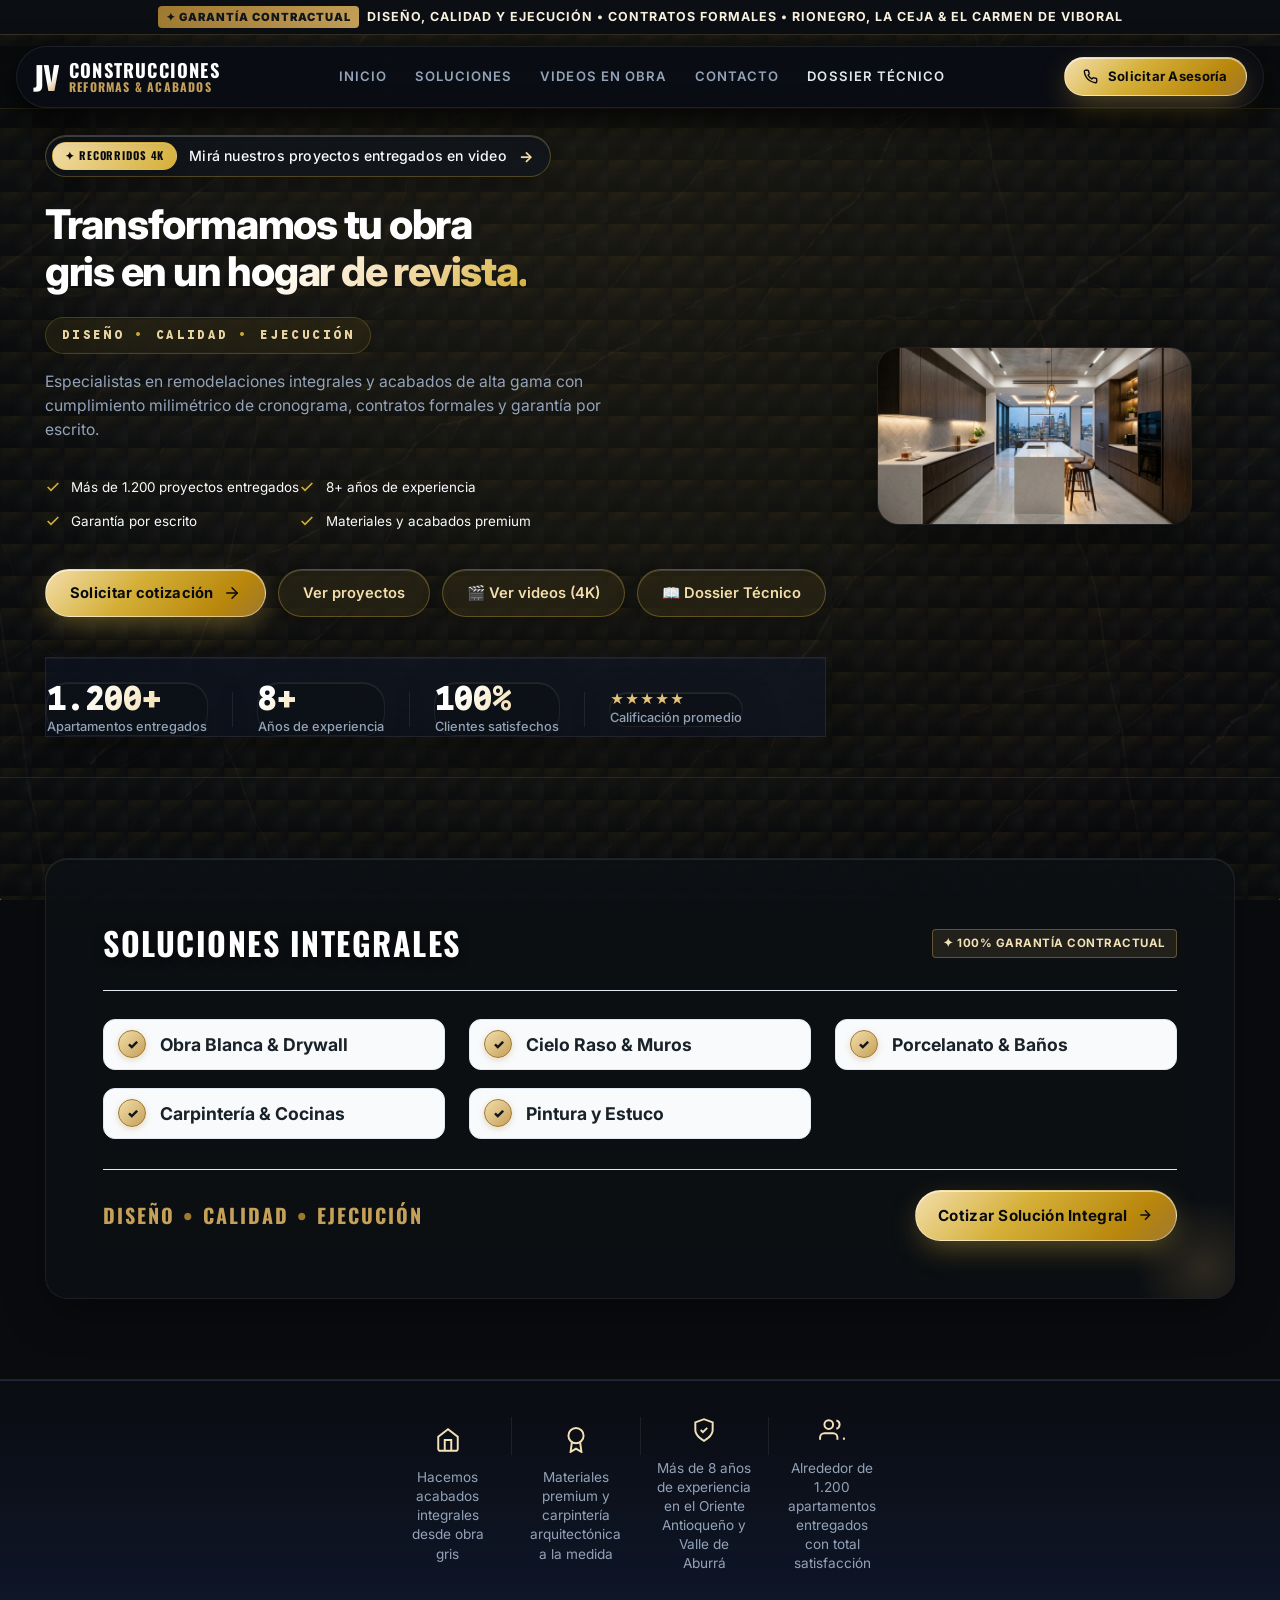
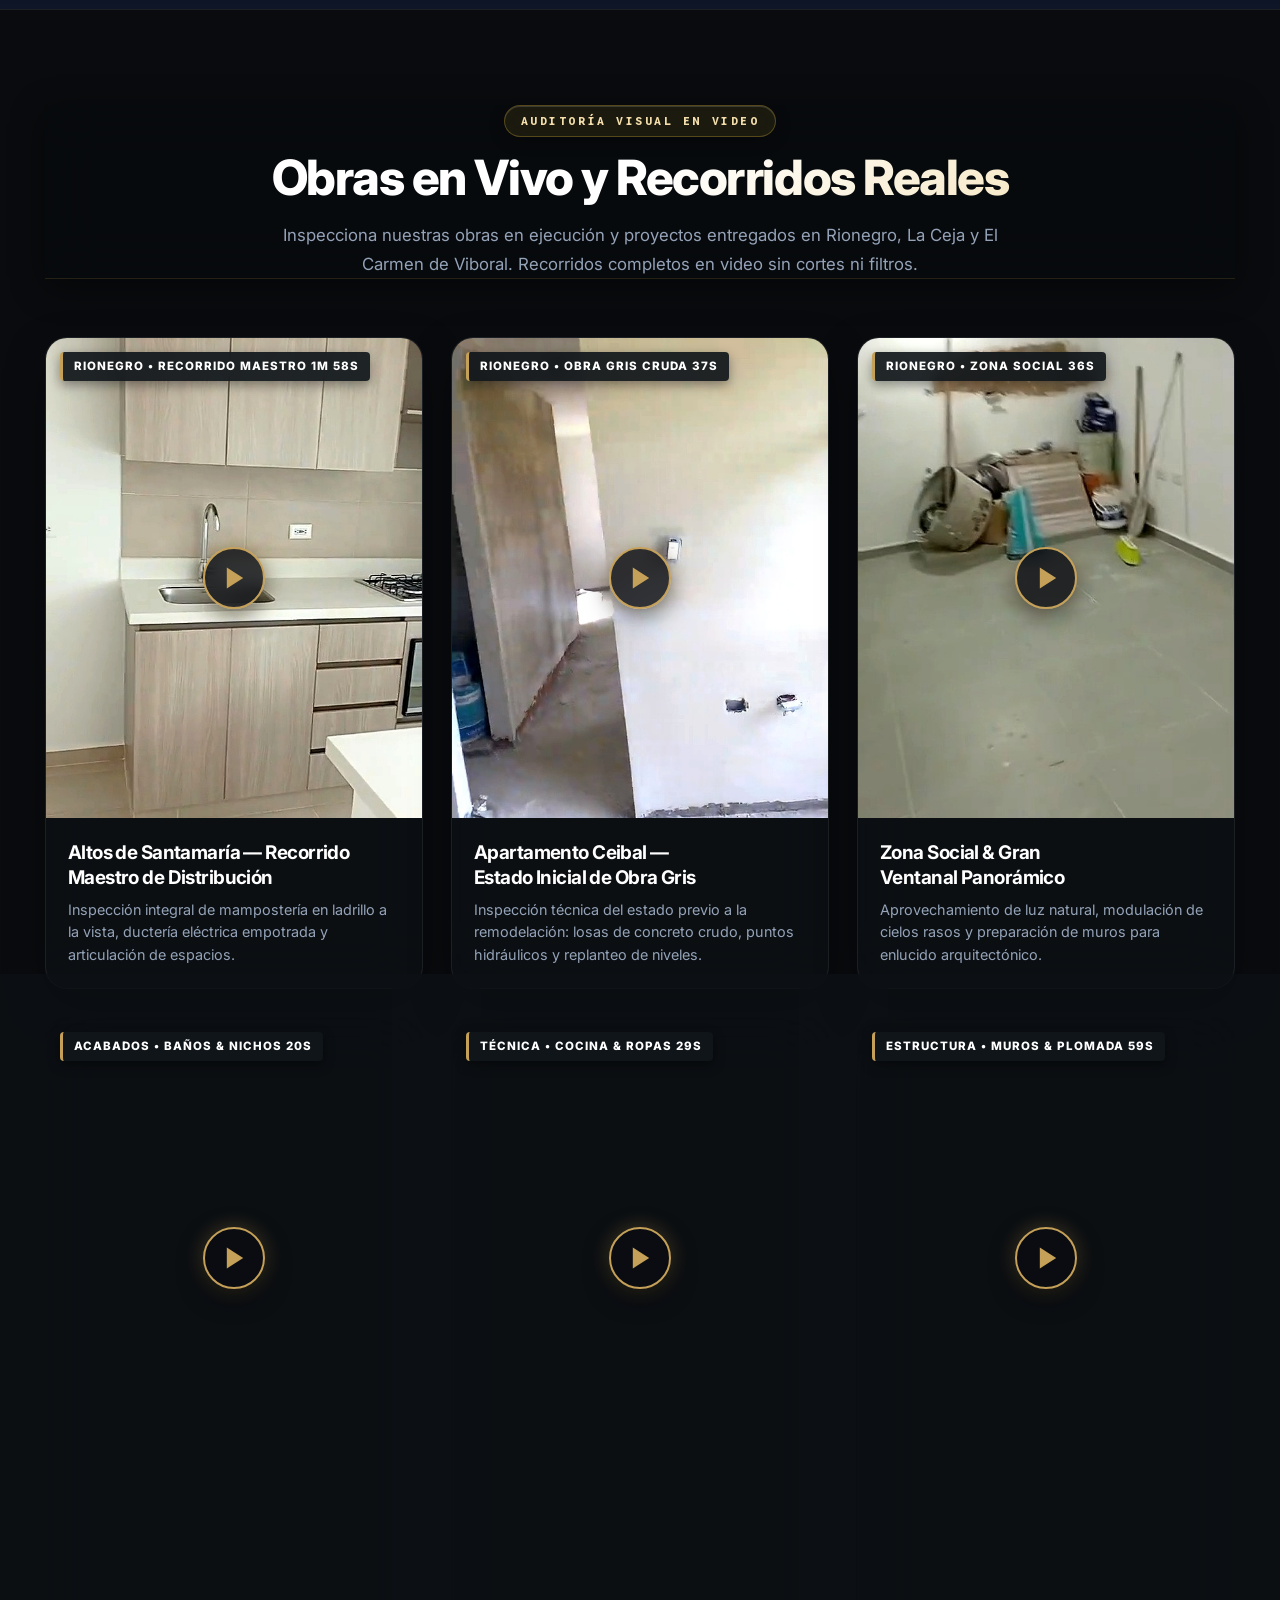
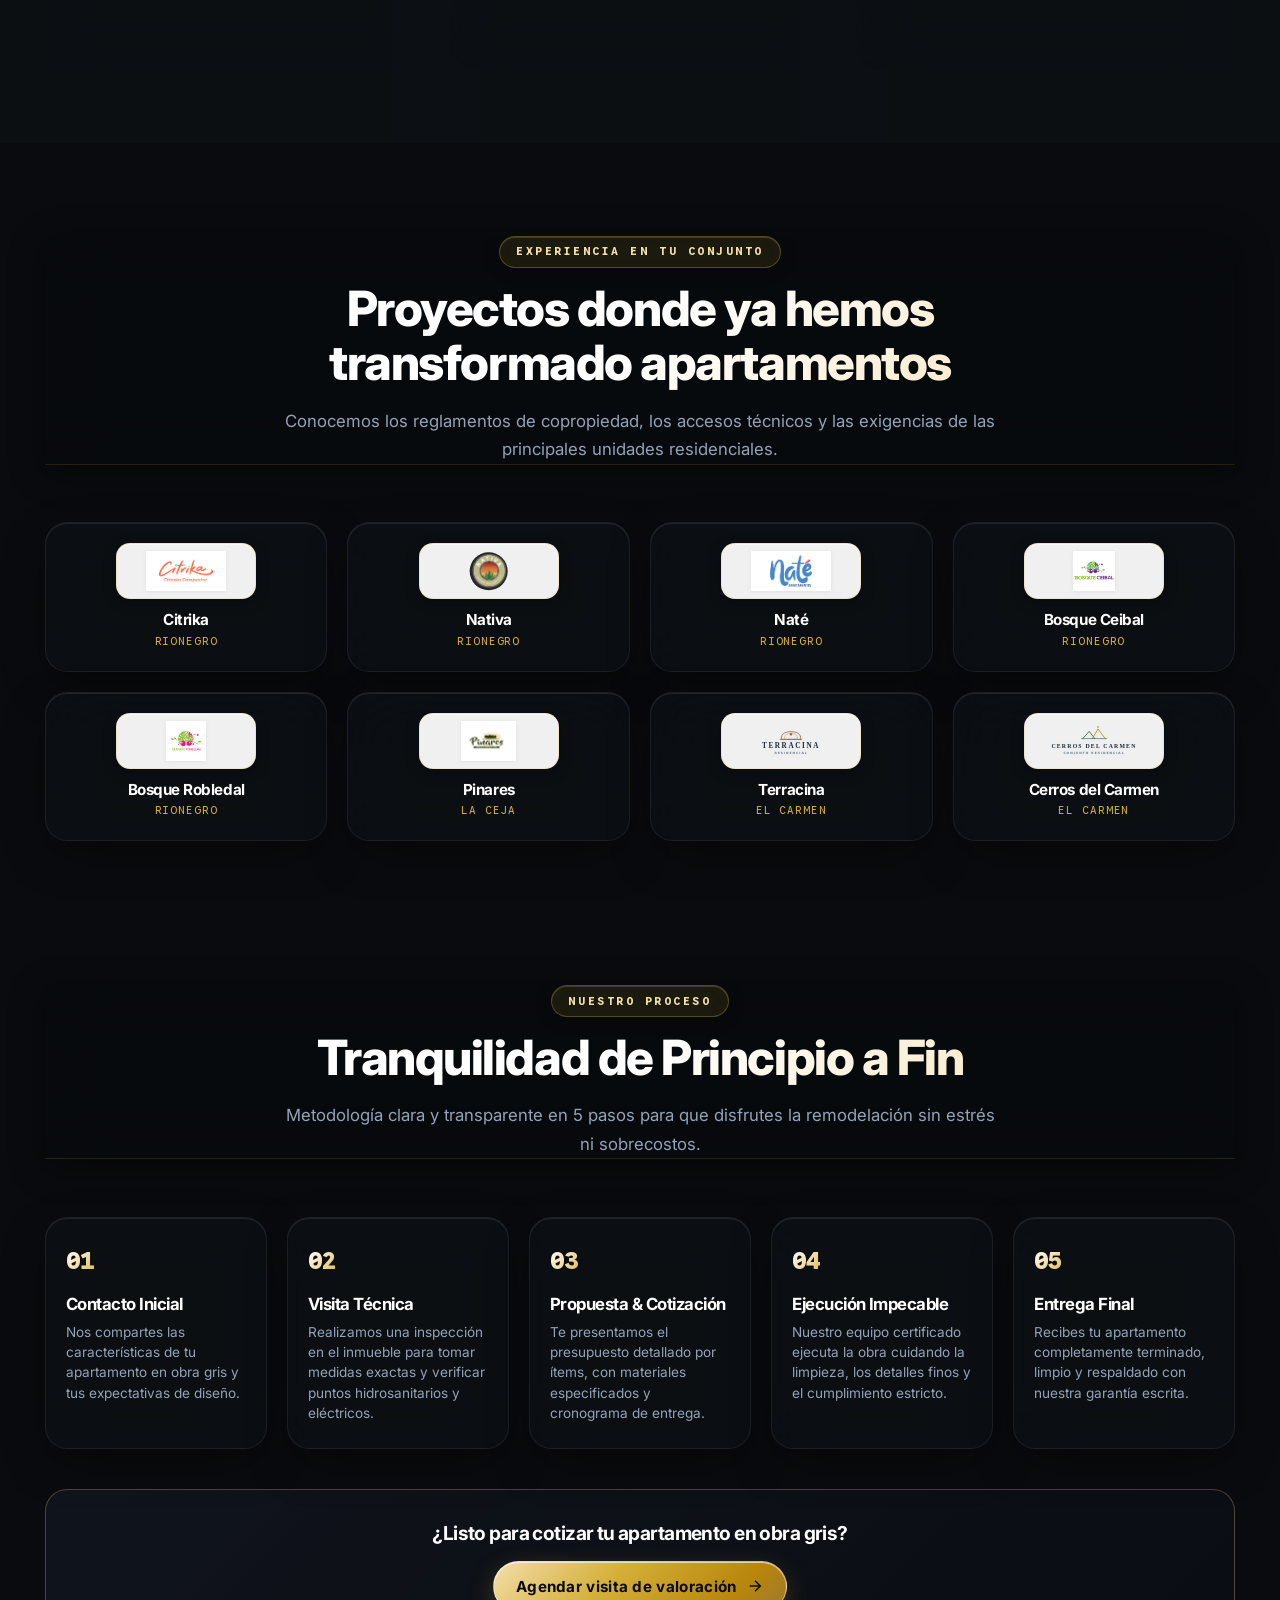
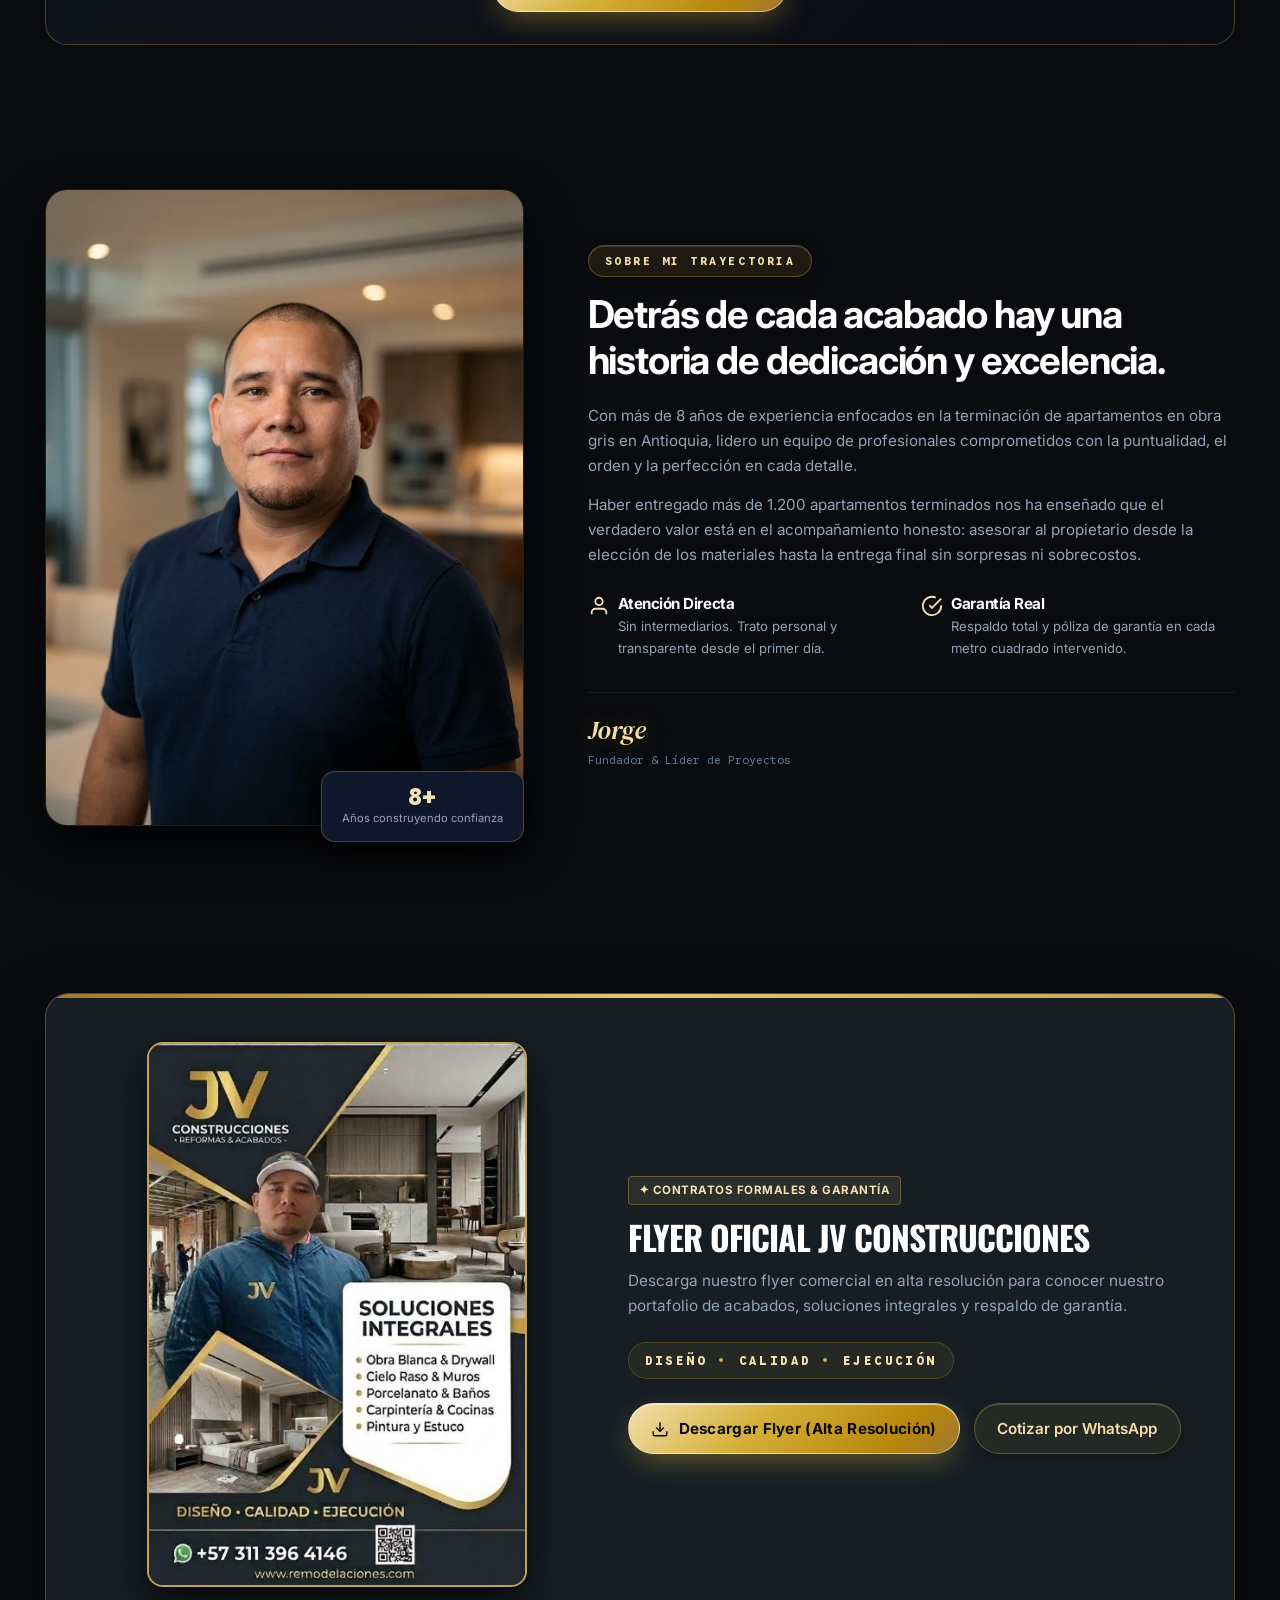
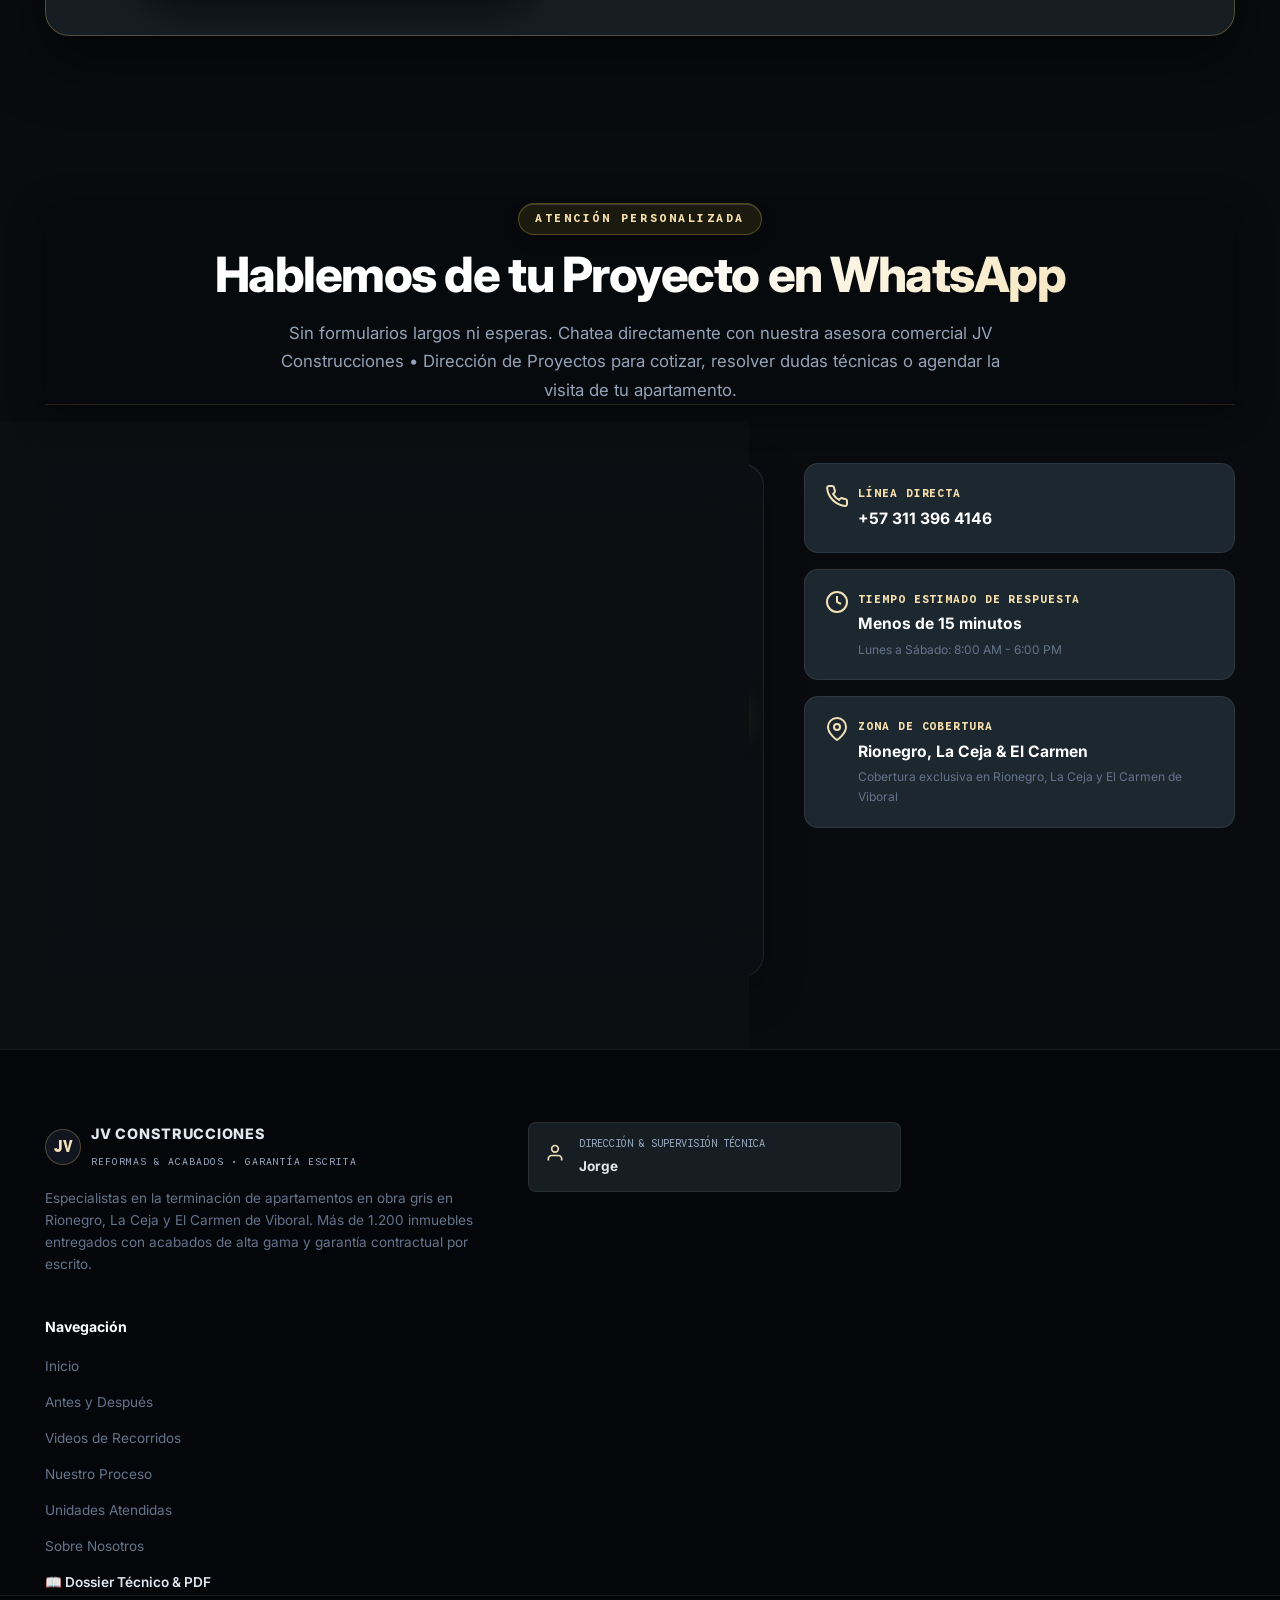
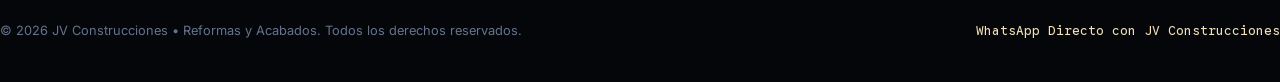
<file: index.html>
<!DOCTYPE html>
<html lang="es">
<head>
    <!-- Global Metadata & SEO -->
    <meta charset="UTF-8">
    <meta name="viewport" content="width=device-width, initial-scale=1.0, viewport-fit=cover">
    <meta name="theme-color" content="#0a0a0c">
    <title>JV Construcciones • Reformas y Acabados | Diseño, Calidad y Ejecución</title>
    <meta name="description" content="Especialistas en transformación total de obra gris y acabados de lujo en Rionegro, La Ceja y El Carmen de Viboral. Contratos formales y garantía por escrito. Cotiza al +57 311 396 4146.">

    <!-- Favicon -->
    <link rel="icon" type="image/svg+xml" href="favicon.svg">

    <!-- Canonical URL -->
    <link rel="canonical" href="https://jvconstrucciones.vercel.app/">

    <!-- Open Graph / Social -->
    <meta property="og:type" content="website">
    <meta property="og:url" content="https://jvconstrucciones.vercel.app/">
    <meta property="og:title" content="JV Construcciones • Reformas y Acabados | Diseño, Calidad y Ejecución">
    <meta property="og:description" content="Convertimos tu obra gris en un hogar listo para habitar con diseño contemporáneo y atención directa.">
    <meta property="og:image" content="https://jvconstrucciones.vercel.app/assets/images/kitchen-after.webp">
    <meta property="og:image:width" content="1376">
    <meta property="og:image:height" content="768">
    <meta property="og:locale" content="es_CO">
    <meta property="og:site_name" content="JV Construcciones • Reformas y Acabados">

    <!-- Twitter Card -->
    <meta name="twitter:card" content="summary_large_image">
    <meta name="twitter:title" content="JV Construcciones • Reformas y Acabados | Diseño, Calidad y Ejecución">
    <meta name="twitter:description" content="Convertimos tu obra gris en un hogar listo para habitar con diseño contemporáneo y atención directa.">
    <meta name="twitter:image" content="https://jvconstrucciones.vercel.app/assets/images/kitchen-after.webp">

    <!-- Google Fonts -->
    <link rel="preconnect" href="https://fonts.googleapis.com">
    <link rel="preconnect" href="https://fonts.gstatic.com" crossorigin>
    <link href="https://fonts.googleapis.com/css2?family=DM+Serif+Display:ital@0;1&family=Google+Sans+Code:ital,wght@0,400..700;1,400..700&family=Google+Sans+Flex:opsz,slnt,wdth,wght,ROND@8..144,-10..0,25..150,400..700,0..100&family=Inter:wght@300;400;500;600;700;800&family=Oswald:wght@500;600;700;800&family=Montserrat:wght@500;700;800&display=swap" rel="stylesheet">

    <!-- Stylesheet -->
    <link rel="stylesheet" href="styles.css?v=quiet_luxury_harmony_v6">

    <!-- Schema.org LocalBusiness -->
    <script type="application/ld+json">
    {
      "@context": "https://schema.org",
      "@type": "HomeAndConstructionBusiness",
      "name": "JV Construcciones • Reformas y Acabados",
      "url": "https://jvconstrucciones.vercel.app",
      "telephone": "+573113964146",
      "description": "Remodelaciones residenciales con acabados de alta calidad y transformación desde obra gris.",
      "priceRange": "$$",
      "address": {
        "@type": "PostalAddress",
        "addressLocality": "Rionegro, La Ceja, El Carmen de Viboral",
        "addressRegion": "Antioquia",
        "addressCountry": "CO"
      },
      "openingHours": "Mo-Sa 08:00-18:00"
    }
    </script>
</head>
<body>

    <!-- Top Legal Banner (Brand & Legal Entity Backing) -->
    <div class="top-legal-bar">
        <span class="badge-gold">✦ GARANTÍA CONTRACTUAL</span>
        <span>DISEÑO, CALIDAD Y EJECUCIÓN • CONTRATOS FORMALES • RIONEGRO, LA CEJA & EL CARMEN DE VIBORAL</span>
    </div>

    <!-- Skip to Content Link (WCAG 2.1 AA) -->
    <a href="#main-content" class="skip-link">Saltar al contenido principal</a>

    <!-- Antigravity Interactive Particle Canvas -->
    <div class="particles-container" aria-hidden="true">
        <canvas id="particles-canvas"></canvas>
        <div class="ambient-glow ambient-glow--top"></div>
        <div class="ambient-glow ambient-glow--bottom"></div>
    </div>

    <!-- Floating Pill Header Navigation -->
    <header class="header" id="header">
        <div class="header__inner">
            <!-- Brand Logo: JV Construcciones -->
            <a href="#inicio" class="brand-logo" aria-label="Inicio - JV Construcciones">
                <div class="brand-jv-monogram">JV</div>
                <div class="brand-jv-text">
                    <span class="brand-jv-main">CONSTRUCCIONES</span>
                    <span class="brand-jv-sub">REFORMAS & ACABADOS</span>
                </div>
            </a>

            <!-- Desktop Nav Menu -->
            <nav class="header__nav" id="main-nav" aria-label="Navegación principal">
                <ul class="header__links">
                    <li><a href="#inicio" class="header__link">INICIO</a></li>
                    <li><a href="#servicios" class="header__link">SOLUCIONES</a></li>
                    <li><a href="#videos" class="header__link">VIDEOS EN OBRA</a></li>
                    <li><a href="#contacto" class="header__link">CONTACTO</a></li>
                    <li><a href="MANUAL_INTERACTIVO.html" class="header__link" style="color:var(--color-primary-light); font-weight:600;">DOSSIER TÉCNICO</a></li>
                </ul>
            </nav>

            <!-- Actions: CTA & Mobile Toggle -->
            <div class="header__actions">
                <a href="https://wa.me/573113964146?text=Hola%20JV%20Construcciones,%20vi%20la%20p%C3%A1gina%20web%20y%20quiero%20solicitar%20una%20cotizaci%C3%B3n%20para%20remodelar%20mi%20apartamento%20en%20obra%20gris." 
                   class="btn btn--primary header__cta" 
                   target="_blank" 
                   rel="noopener noreferrer"
                   id="header-cta-btn">
                    <svg width="15" height="15" viewBox="0 0 24 24" fill="none" stroke="currentColor" stroke-width="2.2" stroke-linecap="round" stroke-linejoin="round">
                        <path d="M22 16.92v3a2 2 0 0 1-2.18 2 19.79 19.79 0 0 1-8.63-3.07 19.5 19.5 0 0 1-6-6 19.79 19.79 0 0 1-3.07-8.67A2 2 0 0 1 4.11 2h3a2 2 0 0 1 2 1.72 12.84 12.84 0 0 0 .7 2.81 2 2 0 0 1-.45 2.11L8.09 9.91a16 16 0 0 0 6 6l1.27-1.27a2 2 0 0 1 2.11-.45 12.84 12.84 0 0 0 2.81.7A2 2 0 0 1 22 16.92z"/>
                    </svg>
                    <span>Solicitar Asesoría</span>
                </a>
                <button class="header__toggle" id="nav-toggle" aria-expanded="false" aria-label="Abrir menú" aria-controls="main-nav">
                    <span class="toggle-bar"></span>
                    <span class="toggle-bar"></span>
                    <span class="toggle-bar"></span>
                </button>
            </div>
        </div>
    </header>

    <main id="main-content">
        <!-- ============================================ -->
        <!-- HERO SECTION                                 -->
        <!-- ============================================ -->
        <section class="hero" id="inicio">
            <div class="hero__glow" aria-hidden="true"></div>
            <div class="container hero__container">
                <div class="hero__content">
                    <!-- Accent Line & Badge -->
                    <a href="#videos" class="hero__announcement-pill">
                        <span class="pill-badge">✦ RECORRIDOS 4K</span>
                        <span class="pill-text">Mirá nuestros proyectos entregados en video</span>
                        <span class="pill-arrow">→</span>
                    </a>

                    <!-- Main Catchy Title -->
                    <h1 class="hero__title">
                        Transformamos tu obra gris en un <span class="text-gold">hogar de revista.</span>
                    </h1>
                    <div class="slogan-architectural" style="margin: 12px 0 16px 0;">
                        DISEÑO <span class="dot">•</span> CALIDAD <span class="dot">•</span> EJECUCIÓN
                    </div>

                    <!-- Subtitle -->
                    <p class="hero__subtitle">
                        Especialistas en remodelaciones integrales y acabados de alta gama con cumplimiento milimétrico de cronograma, contratos formales y garantía por escrito.
                    </p>

                    <!-- Key Benefits Grid -->
                    <div class="hero__benefits">
                        <div class="benefit-item">
                            <svg class="benefit-icon" viewBox="0 0 24 24" fill="none" stroke="currentColor" stroke-width="2.5">
                                <polyline points="20 6 9 17 4 12"></polyline>
                            </svg>
                            <span>Más de 1.200 proyectos entregados</span>
                        </div>
                        <div class="benefit-item">
                            <svg class="benefit-icon" viewBox="0 0 24 24" fill="none" stroke="currentColor" stroke-width="2.5">
                                <polyline points="20 6 9 17 4 12"></polyline>
                            </svg>
                            <span>8+ años de experiencia</span>
                        </div>
                        <div class="benefit-item">
                            <svg class="benefit-icon" viewBox="0 0 24 24" fill="none" stroke="currentColor" stroke-width="2.5">
                                <polyline points="20 6 9 17 4 12"></polyline>
                            </svg>
                            <span>Garantía por escrito</span>
                        </div>
                        <div class="benefit-item">
                            <svg class="benefit-icon" viewBox="0 0 24 24" fill="none" stroke="currentColor" stroke-width="2.5">
                                <polyline points="20 6 9 17 4 12"></polyline>
                            </svg>
                            <span>Materiales y acabados premium</span>
                        </div>
                    </div>

                    <!-- Dual CTAs -->
                    <div class="hero__actions">
                        <a href="https://wa.me/573113964146?text=Hola%20JV%20Construcciones,%20quiero%20solicitar%20una%20cotizaci%C3%B3n%20para%20la%20obra%20gris%20de%20mi%20apartamento." 
                           class="btn btn--primary btn--glow-sweep hero__btn hero__btn--primary" 
                           target="_blank" 
                           rel="noopener noreferrer"
                           id="hero-quote-btn">
                            <span>Solicitar cotización</span>
                            <svg width="18" height="18" viewBox="0 0 24 24" fill="none" stroke="currentColor" stroke-width="2" stroke-linecap="round" stroke-linejoin="round">
                                <line x1="5" y1="12" x2="19" y2="12"></line>
                                <polyline points="12 5 19 12 12 19"></polyline>
                            </svg>
                        </a>
                        <a href="#videos" class="btn btn--secondary hero__btn hero__btn--secondary">
                            <span>Ver proyectos</span>
                        </a>
                        <a href="#videos" class="btn btn--secondary hero__btn" id="hero-videos-btn" style="border-color: rgba(212,175,55,0.4);"><span style="color:var(--color-primary-light);">🎬 Ver videos (4K)</span></a>
                        <a href="MANUAL_INTERACTIVO.html" class="btn btn--secondary hero__btn" style="border-color: rgba(212,175,55,0.4);"><span style="color:var(--color-primary-light);">📖 Dossier Técnico</span></a>
                    </div>

                    <!-- Quantitative Counter Metrics -->
                    <div class="hero__metrics">
                        <div class="metric-item">
                            <span class="metric-number" data-target="1200" data-suffix="+">1.200+</span>
                            <span class="metric-label">Apartamentos entregados</span>
                        </div>
                        <div class="metric-divider"></div>
                        <div class="metric-item">
                            <span class="metric-number" data-target="8" data-suffix="+">8+</span>
                            <span class="metric-label">Años de experiencia</span>
                        </div>
                        <div class="metric-divider"></div>
                        <div class="metric-item">
                            <span class="metric-number" data-target="100" data-suffix="%">100%</span>
                            <span class="metric-label">Clientes satisfechos</span>
                        </div>
                        <div class="metric-divider"></div>
                        <div class="metric-item">
                            <span class="metric-stars">★★★★★</span>
                            <span class="metric-label">Calificación promedio</span>
                        </div>
                    </div>
                </div>

                <!-- Hero Media Card (High-End Interior Preview) -->
                <div class="hero__media">
                    <div class="hero__media-wrapper">
                        <picture>
                            <source srcset="assets/images/kitchen-after.webp" type="image/webp">
                            <img src="assets/images/kitchen-after.jpg" alt="Acabados de lujo en cocina remodelada" class="hero__img" loading="eager" width="1376" height="768" decoding="async">
                        </picture>
                    </div>
                </div>
            </div>
        </section>

        <!-- ============================================ -->
        <!-- TRUST BAR (4 PILLARS)                        -->
        <!-- ============================================ -->
        
        <!-- ============================================ -->
        <!-- SOLUCIONES INTEGRALES (ESTRUCTURA DEL FLYER) -->
        <!-- ============================================ -->
        <section class="soluciones-section" id="servicios">
            <div class="container">
                <div class="soluciones-card-container">
                    <div class="soluciones-header">
                        <div class="soluciones-title">
                            <span>SOLUCIONES INTEGRALES</span>
                        </div>
                        <span class="brand-guarantee-seal">✦ 100% GARANTÍA CONTRACTUAL</span>
                    </div>

                    <ul class="soluciones-list">
                        <li class="solucion-item">
                            <span class="solucion-checkbox">✓</span>
                            <span>Obra Blanca & Drywall</span>
                        </li>
                        <li class="solucion-item">
                            <span class="solucion-checkbox">✓</span>
                            <span>Cielo Raso & Muros</span>
                        </li>
                        <li class="solucion-item">
                            <span class="solucion-checkbox">✓</span>
                            <span>Porcelanato & Baños</span>
                        </li>
                        <li class="solucion-item">
                            <span class="solucion-checkbox">✓</span>
                            <span>Carpintería & Cocinas</span>
                        </li>
                        <li class="solucion-item">
                            <span class="solucion-checkbox">✓</span>
                            <span>Pintura y Estuco</span>
                        </li>
                    </ul>

                    <div class="soluciones-footer">
                        <div class="soluciones-slogan">
                            DISEÑO <span class="dot">•</span> CALIDAD <span class="dot">•</span> EJECUCIÓN
                        </div>
                        <a href="https://wa.me/573113964146?text=Hola%20JV%20Construcciones,%20quiero%20cotizar%20las%20soluciones%20integrales%20de%20mi%20apartamento%20en%20obra%20gris." 
                           class="btn btn--primary" 
                           target="_blank" 
                           rel="noopener noreferrer">
                            <span>Cotizar Solución Integral</span>
                            <svg width="16" height="16" viewBox="0 0 24 24" fill="none" stroke="currentColor" stroke-width="2.2">
                                <line x1="5" y1="12" x2="19" y2="12"></line>
                                <polyline points="12 5 19 12 12 19"></polyline>
                            </svg>
                        </a>
                    </div>
                </div>
            </div>
        </section>

        <section class="trust-bar">
            <div class="container container--wide">
                <div class="trust-bar__grid">
                    <div class="trust-item">
                        <div class="trust-item__icon">
                            <svg width="26" height="26" viewBox="0 0 24 24" fill="none" stroke="currentColor" stroke-width="1.8">
                                <path d="M3 9l9-7 9 7v11a2 2 0 0 1-2 2H5a2 2 0 0 1-2-2z"/>
                                <polyline points="9 22 9 12 15 12 15 22"/>
                            </svg>
                        </div>
                        <p class="trust-item__text">Hacemos acabados integrales desde obra gris</p>
                    </div>
                    <div class="trust-divider"></div>
                    <div class="trust-item">
                        <div class="trust-item__icon">
                            <svg width="26" height="26" viewBox="0 0 24 24" fill="none" stroke="currentColor" stroke-width="1.8">
                                <circle cx="12" cy="8" r="7"/>
                                <polyline points="8.21 13.89 7 23 12 20 17 23 15.79 13.88"/>
                            </svg>
                        </div>
                        <p class="trust-item__text">Materiales premium y carpintería arquitectónica a la medida</p>
                    </div>
                    <div class="trust-divider"></div>
                    <div class="trust-item">
                        <div class="trust-item__icon">
                            <svg width="26" height="26" viewBox="0 0 24 24" fill="none" stroke="currentColor" stroke-width="1.8">
                                <path d="M12 22s8-4 8-10V5l-8-3-8 3v7c0 6 8 10 8 10z"/>
                                <polyline points="9 12 11 14 15 10"/>
                            </svg>
                        </div>
                        <p class="trust-item__text">Más de 8 años de experiencia en el Oriente Antioqueño y Valle de Aburrá</p>
                    </div>
                    <div class="trust-divider"></div>
                    <div class="trust-item">
                        <div class="trust-item__icon">
                            <svg width="26" height="26" viewBox="0 0 24 24" fill="none" stroke="currentColor" stroke-width="1.8">
                                <path d="M17 21v-2a4 4 0 0 0-4-4H5a4 4 0 0 0-4 4v2"/>
                                <circle cx="9" cy="7" r="4"/>
                                <path d="M23 21v-2a4 4 0 0 3-3.87"/>
                                <path d="M16 3.13a4 4 0 0 1 0 7.75"/>
                            </svg>
                        </div>
                        <p class="trust-item__text">Alrededor de 1.200 apartamentos entregados con total satisfacción</p>
                    </div>
                </div>
            </div>
        </section>

        <!-- ============================================ -->
        <!-- BEFORE & AFTER COMPARISON (SPLIT SLIDERS)    -->
        <!-- ============================================ -->
        

        <!-- ============================================ -->
        <!-- VIDEOS SHOWCASE (RECORRIDOS EN VIVO)         -->
        <!-- ============================================ -->
        <section class="video-showcase-section" id="videos">
            <div class="container">
                <header class="section-header text-center">
                    <span class="section-label">AUDITORÍA VISUAL EN VIDEO</span>
                    <h2 class="section-title">Obras en Vivo y Recorridos Reales</h2>
                    <p class="section-subtitle">
                        Inspecciona nuestras obras en ejecución y proyectos entregados en Rionegro, La Ceja y El Carmen de Viboral. Recorridos completos en video sin cortes ni filtros.
                    </p>
                </header>

                <div class="video-grid">
                    <!-- Video 1: Master Walkthrough Rionegro -->
                    <article class="video-card">
                        <div class="video-wrapper">
                            <span class="video-badge">Rionegro • Recorrido Maestro 1m 58s</span>
                            <img src="assets/videos/posters/altos_santamaria_recorrido_completo_poster.jpg?v=real_obra_final" alt="Rionegro" class="video-poster-img" loading="lazy">
                            <button class="video-play-overlay" aria-label="Reproducir video de obra">
                                <svg viewBox="0 0 24 24" width="28" height="28" fill="currentColor">
                                    <polygon points="5 3 19 12 5 21 5 3"></polygon>
                                </svg>
                            </button>
                            <video src="assets/videos/altos_santamaria_recorrido_completo.mp4" controls preload="none" playsinline muted data-audio="assets/audio/track_recorrido_maestro.mp3" style="display:none;"></video>
                        </div>
                        <div class="video-info">
                            <h3 class="video-title">Altos de Santamaría — Recorrido Maestro de Distribución</h3>
                            <p class="video-desc">Inspección integral de mampostería en ladrillo a la vista, ductería eléctrica empotrada y articulación de espacios.</p>
                        </div>
                    </article>

                    <!-- Video 2: Ceibal Obra Gris -->
                    <article class="video-card">
                        <div class="video-wrapper">
                            <span class="video-badge">Rionegro • Obra Gris Cruda 37s</span>
                            <img src="assets/videos/posters/ceibal_obra_gris_tour_01_poster.jpg?v=real_obra_final" alt="Rionegro" class="video-poster-img" loading="lazy">
                            <button class="video-play-overlay" aria-label="Reproducir video de obra">
                                <svg viewBox="0 0 24 24" width="28" height="28" fill="currentColor">
                                    <polygon points="5 3 19 12 5 21 5 3"></polygon>
                                </svg>
                            </button>
                            <video src="assets/videos/ceibal_obra_gris_tour_01.mp4" controls preload="none" playsinline muted data-audio="assets/audio/track_obra_gris.mp3" style="display:none;"></video>
                        </div>
                        <div class="video-info">
                            <h3 class="video-title">Apartamento Ceibal — Estado Inicial de Obra Gris</h3>
                            <p class="video-desc">Inspección técnica del estado previo a la remodelación: losas de concreto crudo, puntos hidráulicos y replanteo de niveles.</p>
                        </div>
                    </article>

                    <!-- Video 3: Zona Social y Ventanal -->
                    <article class="video-card">
                        <div class="video-wrapper">
                            <span class="video-badge">Rionegro • Zona Social 36s</span>
                            <img src="assets/videos/posters/altos_santamaria_zona_social_poster.jpg?v=real_obra_final" alt="Rionegro" class="video-poster-img" loading="lazy">
                            <button class="video-play-overlay" aria-label="Reproducir video de obra">
                                <svg viewBox="0 0 24 24" width="28" height="28" fill="currentColor">
                                    <polygon points="5 3 19 12 5 21 5 3"></polygon>
                                </svg>
                            </button>
                            <video src="assets/videos/altos_santamaria_zona_social.mp4" controls preload="none" playsinline muted data-audio="assets/audio/track_zona_social.mp3" style="display:none;"></video>
                        </div>
                        <div class="video-info">
                            <h3 class="video-title">Zona Social & Gran Ventanal Panorámico</h3>
                            <p class="video-desc">Aprovechamiento de luz natural, modulación de cielos rasos y preparación de muros para enlucido arquitectónico.</p>
                        </div>
                    </article>

                    <!-- Video 4: Baño y Enchapes -->
                    <article class="video-card">
                        <div class="video-wrapper">
                            <span class="video-badge">Acabados • Baños & Nichos 20s</span>
                            <img src="assets/videos/posters/altos_santamaria_bano_enchapes_poster.jpg?v=real_obra_final" alt="Acabados" class="video-poster-img" loading="lazy">
                            <button class="video-play-overlay" aria-label="Reproducir video de obra">
                                <svg viewBox="0 0 24 24" width="28" height="28" fill="currentColor">
                                    <polygon points="5 3 19 12 5 21 5 3"></polygon>
                                </svg>
                            </button>
                            <video src="assets/videos/altos_santamaria_bano_enchapes.mp4" controls preload="none" playsinline muted data-audio="assets/audio/track_bano_enchapes.mp3" style="display:none;"></video>
                        </div>
                        <div class="video-info">
                            <h3 class="video-title">Enchapes de Baño & Nicho Empotrado</h3>
                            <p class="video-desc">Colocación milimétrica de porcelanato, fontanería empotrada e impermeabilización técnica de zonas húmedas.</p>
                        </div>
                    </article>

                    <!-- Video 5: Cocina y Zona de Ropas -->
                    <article class="video-card">
                        <div class="video-wrapper">
                            <span class="video-badge">Técnica • Cocina & Ropas 29s</span>
                            <img src="assets/videos/posters/altos_santamaria_cocina_ropas_poster.jpg?v=real_obra_final" alt="Técnica" class="video-poster-img" loading="lazy">
                            <button class="video-play-overlay" aria-label="Reproducir video de obra">
                                <svg viewBox="0 0 24 24" width="28" height="28" fill="currentColor">
                                    <polygon points="5 3 19 12 5 21 5 3"></polygon>
                                </svg>
                            </button>
                            <video src="assets/videos/altos_santamaria_cocina_ropas.mp4" controls preload="none" playsinline muted data-audio="assets/audio/track_cocina_ropas.mp3" style="display:none;"></video>
                        </div>
                        <div class="video-info">
                            <h3 class="video-title">Cocina Integral & Redes Hidráulicas</h3>
                            <p class="video-desc">Alineación de mesones, desagües técnicos y preparación de acometidas para carpintería arquitectónica.</p>
                        </div>
                    </article>

                    <!-- Video 6: Mampostería y Muros -->
                    <article class="video-card">
                        <div class="video-wrapper">
                            <span class="video-badge">Estructura • Muros & Plomada 59s</span>
                            <img src="assets/videos/posters/altos_santamaria_espacios_mamposteria_poster.jpg?v=real_obra_final" alt="Estructura" class="video-poster-img" loading="lazy">
                            <button class="video-play-overlay" aria-label="Reproducir video de obra">
                                <svg viewBox="0 0 24 24" width="28" height="28" fill="currentColor">
                                    <polygon points="5 3 19 12 5 21 5 3"></polygon>
                                </svg>
                            </button>
                            <video src="assets/videos/altos_santamaria_espacios_mamposteria.mp4" controls preload="none" playsinline muted data-audio="assets/audio/track_mamposteria.mp3" style="display:none;"></video>
                        </div>
                        <div class="video-info">
                            <h3 class="video-title">Distribución de Muros & Mampostería Limpia</h3>
                            <p class="video-desc">Verificación de verticalidad y aplomado en muros de división interior con ladrillo artesanal seleccionado.</p>
                        </div>
                    </article>
                </div>
            </div>
        </section>


        <!-- ============================================ -->
        <!-- PACKAGES & SERVICES                          -->
        <!-- ============================================ -->
        

        <!-- ============================================ -->
        <!-- INTERACTIVE GALLERY & LIGHTBOX               -->
        <!-- ============================================ -->
                

        <!-- ============================================ -->
        <!-- RESIDENTIAL UNITS EXPERIENCE                 -->
        <!-- ============================================ -->
        <section class="units" id="unidades">
            <div class="container">
                <header class="section-header text-center">
                    <span class="section-label">EXPERIENCIA EN TU CONJUNTO</span>
                    <h2 class="section-title">Proyectos donde ya hemos transformado apartamentos</h2>
                    <p class="section-subtitle">
                        Conocemos los reglamentos de copropiedad, los accesos técnicos y las exigencias de las principales unidades residenciales.
                    </p>
                </header>

                <div class="units__grid">
                    <div class="unit-card">
                        <div class="unit-card__logo-wrapper">
                            <img src="assets/images/units/citrika.png" alt="Unidad Citrika" class="unit-card__logo" loading="lazy">
                        </div>
                        <div class="unit-card__info">
                            <h3 class="unit-card__name">Citrika</h3>
                            <span class="unit-card__location">RIONEGRO</span>
                        </div>
                    </div>
                    <div class="unit-card">
                        <div class="unit-card__logo-wrapper">
                            <img src="assets/images/units/nativa.jpg" alt="Unidad Nativa" class="unit-card__logo unit-card__logo--circle" loading="lazy">
                        </div>
                        <div class="unit-card__info">
                            <h3 class="unit-card__name">Nativa</h3>
                            <span class="unit-card__location">RIONEGRO</span>
                        </div>
                    </div>
                    <div class="unit-card">
                        <div class="unit-card__logo-wrapper">
                            <img src="assets/images/units/nate.png" alt="Unidad Naté" class="unit-card__logo" loading="lazy">
                        </div>
                        <div class="unit-card__info">
                            <h3 class="unit-card__name">Naté</h3>
                            <span class="unit-card__location">RIONEGRO</span>
                        </div>
                    </div>
                    <div class="unit-card">
                        <div class="unit-card__logo-wrapper">
                            <img src="assets/images/units/bosque-ceibal.png" alt="Unidad Bosque Ceibal" class="unit-card__logo" loading="lazy">
                        </div>
                        <div class="unit-card__info">
                            <h3 class="unit-card__name">Bosque Ceibal</h3>
                            <span class="unit-card__location">RIONEGRO</span>
                        </div>
                    </div>
                    <div class="unit-card">
                        <div class="unit-card__logo-wrapper">
                            <img src="assets/images/units/bosque-robledal.png" alt="Unidad Bosque Robledal" class="unit-card__logo" loading="lazy">
                        </div>
                        <div class="unit-card__info">
                            <h3 class="unit-card__name">Bosque Robledal</h3>
                            <span class="unit-card__location">RIONEGRO</span>
                        </div>
                    </div>
                    <div class="unit-card">
                        <div class="unit-card__logo-wrapper">
                            <img src="assets/images/units/pinares.jpg" alt="Unidad Pinares" class="unit-card__logo" loading="lazy">
                        </div>
                        <div class="unit-card__info">
                            <h3 class="unit-card__name">Pinares</h3>
                            <span class="unit-card__location">LA CEJA</span>
                        </div>
                    </div>
                    <div class="unit-card">
                        <div class="unit-card__logo-wrapper">
                            <img src="assets/images/units/terracina.svg" alt="Unidad Terracina" class="unit-card__logo" loading="lazy">
                        </div>
                        <div class="unit-card__info">
                            <h3 class="unit-card__name">Terracina</h3>
                            <span class="unit-card__location">EL CARMEN</span>
                        </div>
                    </div>
                    <div class="unit-card">
                        <div class="unit-card__logo-wrapper">
                            <img src="assets/images/units/cerros-del-carmen.svg" alt="Unidad Cerros del Carmen" class="unit-card__logo" loading="lazy">
                        </div>
                        <div class="unit-card__info">
                            <h3 class="unit-card__name">Cerros del Carmen</h3>
                            <span class="unit-card__location">EL CARMEN</span>
                        </div>
                    </div>
                </div>
            </div>
        </section>

        <!-- ============================================ -->
        <!-- PROCESS / HOW WE WORK                        -->
        <!-- ============================================ -->
        <section class="process" id="proceso">
            <div class="container">
                <header class="section-header text-center">
                    <span class="section-label">NUESTRO PROCESO</span>
                    <h2 class="section-title">Tranquilidad de Principio a Fin</h2>
                    <p class="section-subtitle">
                        Metodología clara y transparente en 5 pasos para que disfrutes la remodelación sin estrés ni sobrecostos.
                    </p>
                </header>

                <div class="process__grid">
                    <div class="process-card">
                        <div class="process-card__number">01</div>
                        <h3 class="process-card__title">Contacto Inicial</h3>
                        <p class="process-card__text">Nos compartes las características de tu apartamento en obra gris y tus expectativas de diseño.</p>
                    </div>
                    <div class="process-card">
                        <div class="process-card__number">02</div>
                        <h3 class="process-card__title">Visita Técnica</h3>
                        <p class="process-card__text">Realizamos una inspección en el inmueble para tomar medidas exactas y verificar puntos hidrosanitarios y eléctricos.</p>
                    </div>
                    <div class="process-card">
                        <div class="process-card__number">03</div>
                        <h3 class="process-card__title">Propuesta & Cotización</h3>
                        <p class="process-card__text">Te presentamos el presupuesto detallado por ítems, con materiales especificados y cronograma de entrega.</p>
                    </div>
                    <div class="process-card">
                        <div class="process-card__number">04</div>
                        <h3 class="process-card__title">Ejecución Impecable</h3>
                        <p class="process-card__text">Nuestro equipo certificado ejecuta la obra cuidando la limpieza, los detalles finos y el cumplimiento estricto.</p>
                    </div>
                    <div class="process-card">
                        <div class="process-card__number">05</div>
                        <h3 class="process-card__title">Entrega Final</h3>
                        <p class="process-card__text">Recibes tu apartamento completamente terminado, limpio y respaldado con nuestra garantía escrita.</p>
                    </div>
                </div>

                <div class="process__cta text-center">
                    <h3 class="process__cta-title">¿Listo para cotizar tu apartamento en obra gris?</h3>
                    <a href="https://wa.me/573113964146?text=Hola%20JV%20Construcciones,%20deseo%20agendar%20una%20visita%20t%C3%A9cnica%20de%20valoraci%C3%B3n." 
                       class="btn btn--primary" 
                       target="_blank" 
                       rel="noopener noreferrer">
                        <span>Agendar visita de valoración</span>
                        <svg width="18" height="18" viewBox="0 0 24 24" fill="none" stroke="currentColor" stroke-width="2">
                            <line x1="5" y1="12" x2="19" y2="12"></line>
                            <polyline points="12 5 19 12 12 19"></polyline>
                        </svg>
                    </a>
                </div>
            </div>
        </section>

        <!-- ============================================ -->
        <!-- ABOUT ME / FOUNDER PROFILE                   -->
        <!-- ============================================ -->
        <section class="about" id="sobre-mi">
            <div class="container">
                <div class="about__inner">
                    <!-- Left: Portrait Photo with Architectural Badge -->
                    <div class="about__media">
                        <div class="about__img-wrapper">
                            <picture>
                                <source srcset="assets/images/profile.webp" type="image/webp">
                                <img src="assets/images/profile.jpg" alt="Jorge — Fundador de Jorge Remodelaciones" class="about__img" loading="lazy" width="896" height="1200" decoding="async">
                            </picture>
                        </div>
                        <div class="about__badge">
                            <span class="about__badge-number">8+</span>
                            <span class="about__badge-text">Años construyendo confianza</span>
                        </div>
                    </div>

                    <!-- Right: Story & Values -->
                    <div class="about__content">
                        <span class="section-label">SOBRE MI TRAYECTORIA</span>
                        <h2 class="about__title">Detrás de cada acabado hay una historia de dedicación y excelencia.</h2>
                        <div class="about__text">
                            <p>
                                Con más de 8 años de experiencia enfocados en la terminación de apartamentos en obra gris en Antioquia, lidero un equipo de profesionales comprometidos con la puntualidad, el orden y la perfección en cada detalle.
                            </p>
                            <p>
                                Haber entregado más de 1.200 apartamentos terminados nos ha enseñado que el verdadero valor está en el acompañamiento honesto: asesorar al propietario desde la elección de los materiales hasta la entrega final sin sorpresas ni sobrecostos.
                            </p>
                        </div>

                        <!-- Pillars -->
                        <div class="about__pillars">
                            <div class="pillar-item">
                                <div class="pillar-icon">
                                    <svg width="22" height="22" viewBox="0 0 24 24" fill="none" stroke="currentColor" stroke-width="2">
                                        <path d="M20 21v-2a4 4 0 0 0-4-4H8a4 4 0 0 0-4 4v2"/>
                                        <circle cx="12" cy="7" r="4"/>
                                    </svg>
                                </div>
                                <div>
                                    <h3 class="pillar-title">Atención Directa</h3>
                                    <p class="pillar-text">Sin intermediarios. Trato personal y transparente desde el primer día.</p>
                                </div>
                            </div>
                            <div class="pillar-item">
                                <div class="pillar-icon">
                                    <svg width="22" height="22" viewBox="0 0 24 24" fill="none" stroke="currentColor" stroke-width="2">
                                        <path d="M22 11.08V12a10 10 0 1 1-5.93-9.14"/>
                                        <polyline points="22 4 12 14.01 9 11.01"/>
                                    </svg>
                                </div>
                                <div>
                                    <h3 class="pillar-title">Garantía Real</h3>
                                    <p class="pillar-text">Respaldo total y póliza de garantía en cada metro cuadrado intervenido.</p>
                                </div>
                            </div>
                        </div>

                        <div class="about__signature">
                            <span class="sig-name">Jorge</span>
                            <span class="sig-title">Fundador & Líder de Proyectos</span>
                        </div>
                    </div>
                </div>
            </div>
        </section>

        <!-- ============================================ -->
        <!-- TESTIMONIALS & SOCIAL PROOF                  -->
        <!-- ============================================ -->
        

        <!-- ============================================ -->
        <!-- WHATSAPP DIRECT CONTACT HUB                  -->
        <!-- ============================================ -->
        
        <!-- ============================================ -->
        <!-- FLYER OFICIAL & DESCARGA                     -->
        <!-- ============================================ -->
        <section class="flyer-showcase-section" id="flyer">
            <div class="container">
                <div class="flyer-showcase-card">
                    <div class="flyer-preview-frame">
                        <img src="assets/flyers/flyer_jvconstrucciones_final.jpg?v=definitiva" alt="Flyer Oficial JV Construcciones Reformas y Acabados" loading="lazy">
                    </div>
                    <div class="flyer-content">
                        <div class="brand-guarantee-seal" style="margin-bottom: 12px;">✦ CONTRATOS FORMALES & GARANTÍA</div>
                        <h3>Flyer Oficial JV Construcciones</h3>
                        <p>
                            Descarga nuestro flyer comercial en alta resolución para conocer nuestro portafolio de acabados, soluciones integrales y respaldo de garantía.
                        </p>
                        <div class="slogan-architectural" style="margin-bottom: 24px;">
                            DISEÑO <span class="dot">•</span> CALIDAD <span class="dot">•</span> EJECUCIÓN
                        </div>
                        <div style="display: flex; gap: 14px; flex-wrap: wrap;">
                            <a href="assets/flyers/flyer_jvconstrucciones_final.jpg?v=definitiva" download="Flyer_JVConstrucciones_Oficial.jpg" class="btn btn--primary">
                                <svg width="18" height="18" viewBox="0 0 24 24" fill="none" stroke="currentColor" stroke-width="2"><path d="M21 15v4a2 2 0 0 1-2 2H5a2 2 0 0 1-2-2v-4"/><polyline points="7 10 12 15 17 10"/><line x1="12" y1="15" x2="12" y2="3"/></svg>
                                <span>Descargar Flyer (Alta Resolución)</span>
                            </a>
                            <a href="https://wa.me/573113964146?text=Hola%20JV%20Construcciones,%20vi%20el%20flyer%20oficial%20y%20quiero%20cotizar%20mi%20remodelaci%C3%B3n." target="_blank" rel="noopener noreferrer" class="btn btn--secondary">
                                <span>Cotizar por WhatsApp</span>
                            </a>
                        </div>
                    </div>
                </div>
            </div>
        </section>

        <section class="contact-section" id="contacto">
            <div class="container">
                <header class="section-header text-center">
                    <span class="section-label">ATENCIÓN PERSONALIZADA</span>
                    <h2 class="section-title">Hablemos de tu Proyecto en WhatsApp</h2>
                    <p class="section-subtitle">
                        Sin formularios largos ni esperas. Chatea directamente con nuestra asesora comercial JV Construcciones • Dirección de Proyectos para cotizar, resolver dudas técnicas o agendar la visita de tu apartamento.
                    </p>
                </header>

                <div class="whatsapp-hub">
                    <!-- Advisor Card -->
                    <div class="advisor-card">
                        <div class="advisor-card__top">
                            <div class="advisor-avatar-wrap">
                                <picture>
                                    <source srcset="assets/images/profile.webp" type="image/webp">
                                    <img src="assets/images/profile.jpg" alt="Jorge • Maestro de Obra y Dirección de JV Construcciones" class="advisor-avatar" loading="lazy" width="1024" height="1024" decoding="async">
                                </picture>
                                <span class="advisor-online-badge" title="Disponible ahora"></span>
                            </div>
                            <div class="advisor-info">
                                <div class="advisor-status">
                                    <span class="status-pulse"></span>
                                    <span>EN LÍNEA PARA ATENDERTE</span>
                                </div>
                                <h3 class="advisor-name">Jorge</h3>
                                <span class="advisor-role">Maestro de Obra & Dirección Técnica de Proyectos</span>
                            </div>
                        </div>

                        <p class="advisor-bio">
                            "Te atiendo directamente y sin intermediarios: envíame los planos, metraje o fotos de tu apartamento en obra gris y coordinamos una visita técnica de valoración sin costo."
                        </p>

                        <!-- Main Big WhatsApp Button -->
                        <a href="https://wa.me/573113964146?text=Hola%20Jorge%20(JV%20Construcciones),%20vi%20la%20p%C3%A1gina%20web%20y%20quiero%20solicitar%20una%20visita%20t%C3%A9cnica%20y%20cotizaci%C3%B3n%20para%20remodelar%20mi%20apartamento%20en%20obra%20gris." class="btn btn--primary btn--glow-sweep whatsapp-hub__btn" 
                           target="_blank" 
                           rel="noopener noreferrer"
                           id="whatsapp-hub-cta">
                            <svg width="22" height="22" viewBox="0 0 24 24" fill="none" stroke="currentColor" stroke-width="2.2" stroke-linecap="round" stroke-linejoin="round">
                                <path d="M22 16.92v3a2 2 0 0 1-2.18 2 19.79 19.79 0 0 1-8.63-3.07 19.5 19.5 0 0 1-6-6 19.79 19.79 0 0 1-3.07-8.67A2 2 0 0 1 4.11 2h3a2 2 0 0 1 2 1.72 12.84 12.84 0 0 0 .7 2.81 2 2 0 0 1-.45 2.11L8.09 9.91a16 16 0 0 0 6 6l1.27-1.27a2 2 0 0 1 2.11-.45 12.84 12.84 0 0 0 2.81.7A2 2 0 0 1 22 16.92z"/>
                            </svg>
                            <span>Chatear directamente con Jorge por WhatsApp</span>
                        </a>

                        <!-- What you can do on WhatsApp -->
                        <div class="whatsapp-options">
                            <span class="options-title">¿Qué puedes coordinar por WhatsApp?</span>
                            <div class="options-grid">
                                <div class="option-chip">
                                    <span class="chip-icon">📸</span>
                                    <span>Enviar fotos / videos de la obra gris</span>
                                </div>
                                <div class="option-chip">
                                    <span class="chip-icon">📐</span>
                                    <span>Compartir planos o medidas de tu inmueble</span>
                                </div>
                                <div class="option-chip">
                                    <span class="chip-icon">📍</span>
                                    <span>Consultar experiencia en tu unidad residencial</span>
                                </div>
                                <div class="option-chip">
                                    <span class="chip-icon">📅</span>
                                    <span>Agendar visita técnica sin compromiso</span>
                                </div>
                            </div>
                        </div>
                    </div>

                    <!-- Side Specs & Assurance -->
                    <div class="whatsapp-details">
                        <div class="detail-card">
                            <div class="detail-icon">
                                <svg width="24" height="24" viewBox="0 0 24 24" fill="none" stroke="currentColor" stroke-width="2">
                                    <path d="M22 16.92v3a2 2 0 0 1-2.18 2 19.79 19.79 0 0 1-8.63-3.07 19.5 19.5 0 0 1-6-6 19.79 19.79 0 0 1-3.07-8.67A2 2 0 0 1 4.11 2h3a2 2 0 0 1 2 1.72 12.84 12.84 0 0 0 .7 2.81 2 2 0 0 1-.45 2.11L8.09 9.91a16 16 0 0 0 6 6l1.27-1.27a2 2 0 0 1 2.11-.45 12.84 12.84 0 0 0 2.81.7A2 2 0 0 1 22 16.92z"/>
                                </svg>
                            </div>
                            <div>
                                <span class="detail-label">LÍNEA DIRECTA</span>
                                <strong class="detail-val">+57 311 396 4146</strong>
                            </div>
                        </div>

                        <div class="detail-card">
                            <div class="detail-icon">
                                <svg width="24" height="24" viewBox="0 0 24 24" fill="none" stroke="currentColor" stroke-width="2">
                                    <circle cx="12" cy="12" r="10"/>
                                    <polyline points="12 6 12 12 16 14"/>
                                </svg>
                            </div>
                            <div>
                                <span class="detail-label">TIEMPO ESTIMADO DE RESPUESTA</span>
                                <strong class="detail-val">Menos de 15 minutos</strong>
                                <p class="detail-sub">Lunes a Sábado: 8:00 AM - 6:00 PM</p>
                            </div>
                        </div>

                        <div class="detail-card">
                            <div class="detail-icon">
                                <svg width="24" height="24" viewBox="0 0 24 24" fill="none" stroke="currentColor" stroke-width="2">
                                    <path d="M21 10c0 7-9 13-9 13s-9-6-9-13a9 9 0 0 1 18 0z"/>
                                    <circle cx="12" cy="10" r="3"/>
                                </svg>
                            </div>
                            <div>
                                <span class="detail-label">ZONA DE COBERTURA</span>
                                <strong class="detail-val">Rionegro, La Ceja & El Carmen</strong>
                                <p class="detail-sub">Cobertura exclusiva en Rionegro, La Ceja y El Carmen de Viboral</p>
                            </div>
                        </div>
                    </div>
                </div>
            </div>
        </section>
    </main>

    <!-- ============================================ -->
    <!-- FOOTER                                       -->
    <!-- ============================================ -->
    <footer class="footer">
        <div class="container">
            <div class="footer__top">
                <!-- Brand Column -->
                <div class="footer__brand">
                    <a href="#inicio" class="footer__logo">
                        <span class="footer__logo-badge">JV</span>
                        <div class="footer__logo-text">
                            <span class="footer__logo-main">JV CONSTRUCCIONES</span>
                            <span class="footer__logo-tagline">REFORMAS & ACABADOS • GARANTÍA ESCRITA</span>
                        </div>
                    </a>
                    <p class="footer__brand-desc">
                        Especialistas en la terminación de apartamentos en obra gris en Rionegro, La Ceja y El Carmen de Viboral. Más de 1.200 inmuebles entregados con acabados de alta gama y garantía contractual por escrito.
                    </p>
                </div>

                <!-- Team Role Cards -->
                <div class="footer__team">
                    <div class="team-card">
                        <div class="team-card__avatar">
                            <svg width="20" height="20" viewBox="0 0 24 24" fill="none" stroke="currentColor" stroke-width="2">
                                <path d="M20 21v-2a4 4 0 0 0-4-4H8a4 4 0 0 0-4 4v2"/>
                                <circle cx="12" cy="7" r="4"/>
                            </svg>
                        </div>
                        <div>
                            <span class="team-card__role">DIRECCIÓN & SUPERVISIÓN TÉCNICA</span>
                            <span class="team-card__name">Jorge</span>
                        </div>
                    </div>
                </div>
                </div>

                <!-- Quick Navigation Links -->
                <div class="footer__links">
                    <span class="footer__links-title">Navegación</span>
                    <ul>
                        <li><a href="#inicio">Inicio</a></li>
                        <li><a href="#videos">Antes y Después</a></li>
                        <li><a href="#videos">Videos de Recorridos</a></li>
                        <li><a href="#proceso">Nuestro Proceso</a></li>
                        <li><a href="#unidades">Unidades Atendidas</a></li>
                        <li><a href="#sobre-mi">Sobre Nosotros</a></li>
                        <li><a href="MANUAL_INTERACTIVO.html" style="color:var(--color-primary-light); font-weight:600;">📖 Dossier Técnico & PDF</a></li>
                    </ul>
                </div>
            </div>

            <div class="footer__bottom">
                <p>© 2026 JV Construcciones • Reformas y Acabados. Todos los derechos reservados.</p>
                <div class="footer__socials">
                    <a href="https://wa.me/573113964146?text=Hola%20JV%20Construcciones,%20vi%20la%20p%C3%A1gina%20web%20y%20quiero%20solicitar%20informaci%C3%B3n." target="_blank" rel="noopener noreferrer">WhatsApp Directo con JV Construcciones</a>
                </div>
            </div>
        </div>
    </footer>

    <!-- Floating Mobile WhatsApp Quick Button -->
    <aside class="floating-whatsapp" aria-label="Contacto directo por WhatsApp">
        <a href="https://wa.me/573113964146?text=Hola%20JV%20Construcciones,%20quiero%20cotizar%20la%20obra%20gris%20de%20mi%20apartamento." 
           class="floating-whatsapp__btn" 
           target="_blank" 
           rel="noopener noreferrer"
           aria-label="Hablar con JV Construcciones por WhatsApp">
            <svg width="28" height="28" viewBox="0 0 24 24" fill="currentColor">
                <path d="M12.031 6.172c-3.181 0-5.767 2.586-5.768 5.766-.001 1.298.38 2.27 1.019 3.287l-.582 2.128 2.182-.573c.978.58 1.911.928 3.145.929 3.178 0 5.767-2.587 5.768-5.766.001-3.187-2.575-5.77-5.764-5.771zm3.392 8.244c-.144.405-.837.774-1.17.824-.312.045-.694.079-2.107-.506-1.574-.652-2.583-2.254-2.661-2.359-.079-.105-.639-.851-.639-1.624 0-.773.406-1.155.551-1.312.144-.158.314-.198.42-.198.105 0 .21.002.302.007.098.005.229-.037.357.271.131.317.446 1.09.485 1.17.04.08.066.172.013.277-.053.105-.08.172-.158.264-.079.092-.166.205-.237.276-.08.08-.163.167-.07.327.092.16.41.677.882 1.488 1.139.314.542.499.882.57.34.071.603.048.828-.016.276-.08.837-.342.955-.672.119-.33.119-.613.084-.672-.034-.059-.131-.099-.275-.171z"/>
            </svg>
        </a>
    </aside>

    <!-- Scripts -->
    <script src="app.js?v=quiet_luxury_harmony_v6"></script>
</body>
</html>
</file>
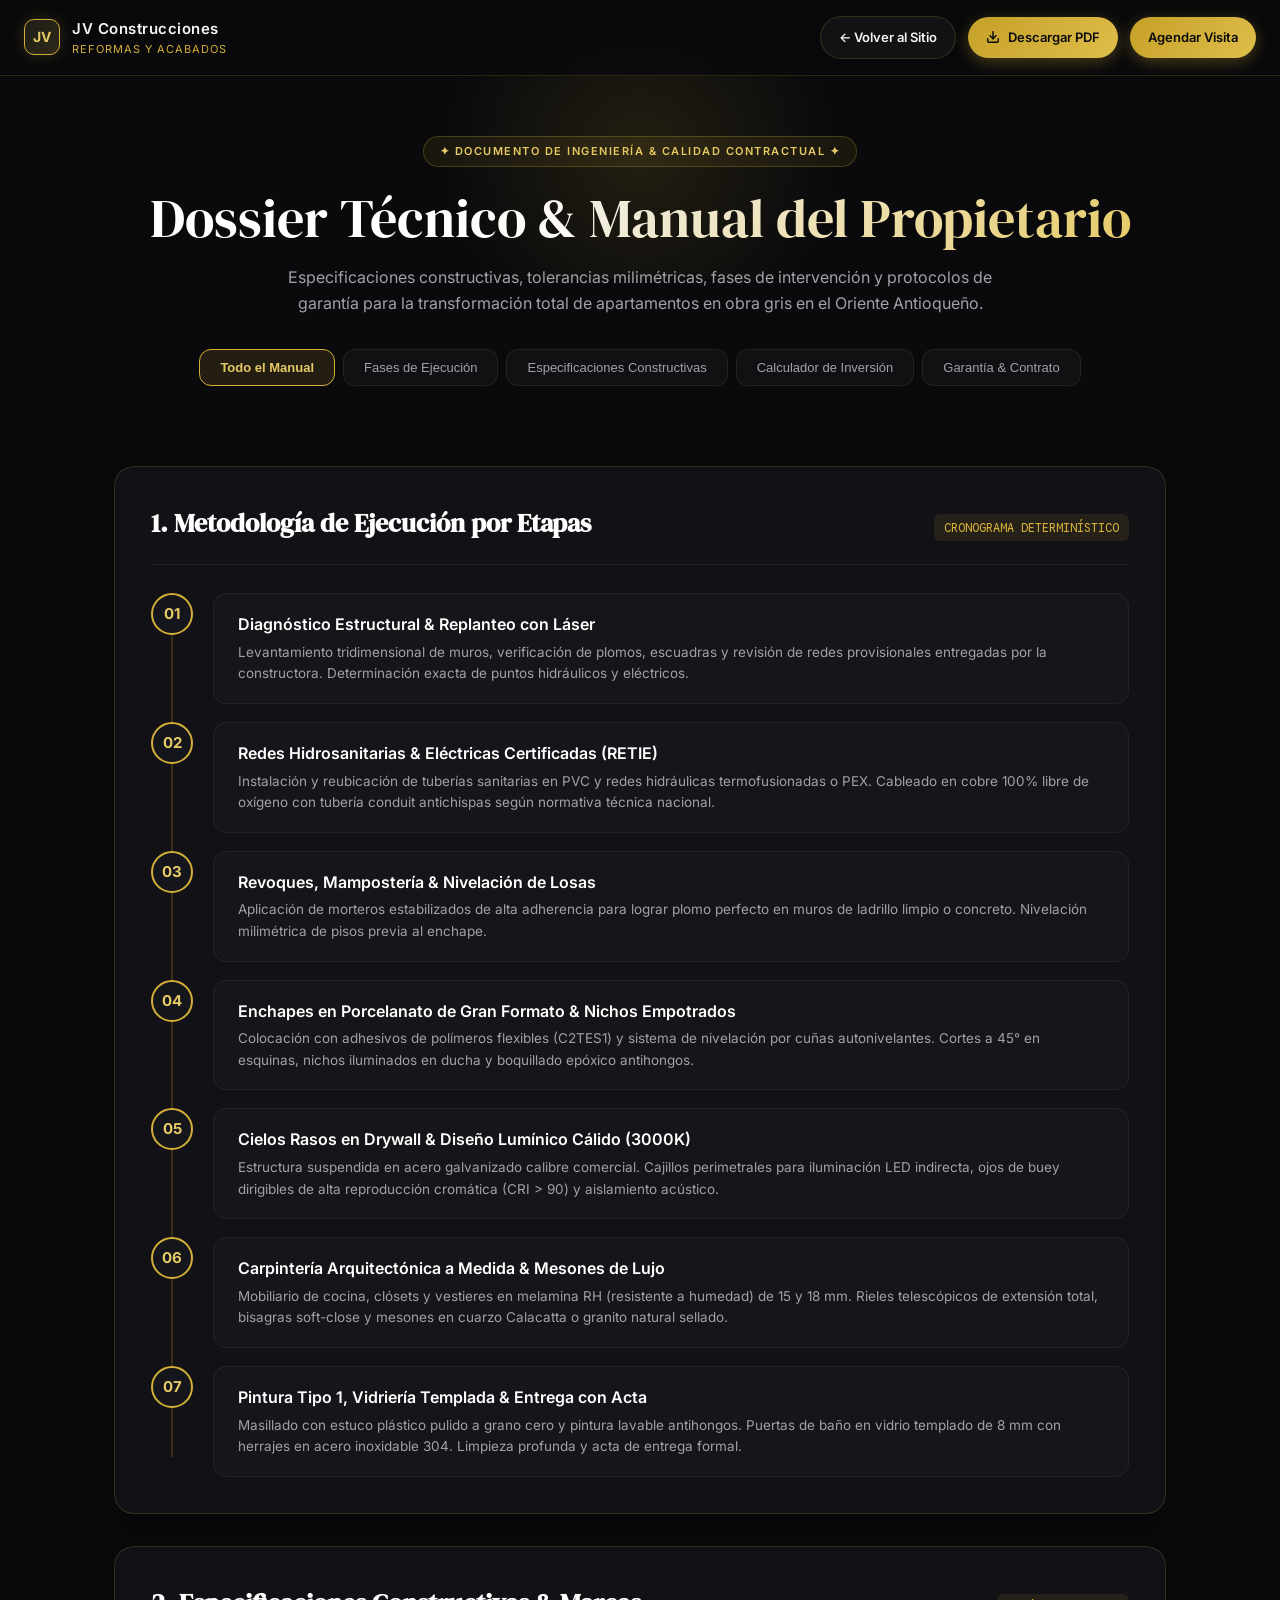
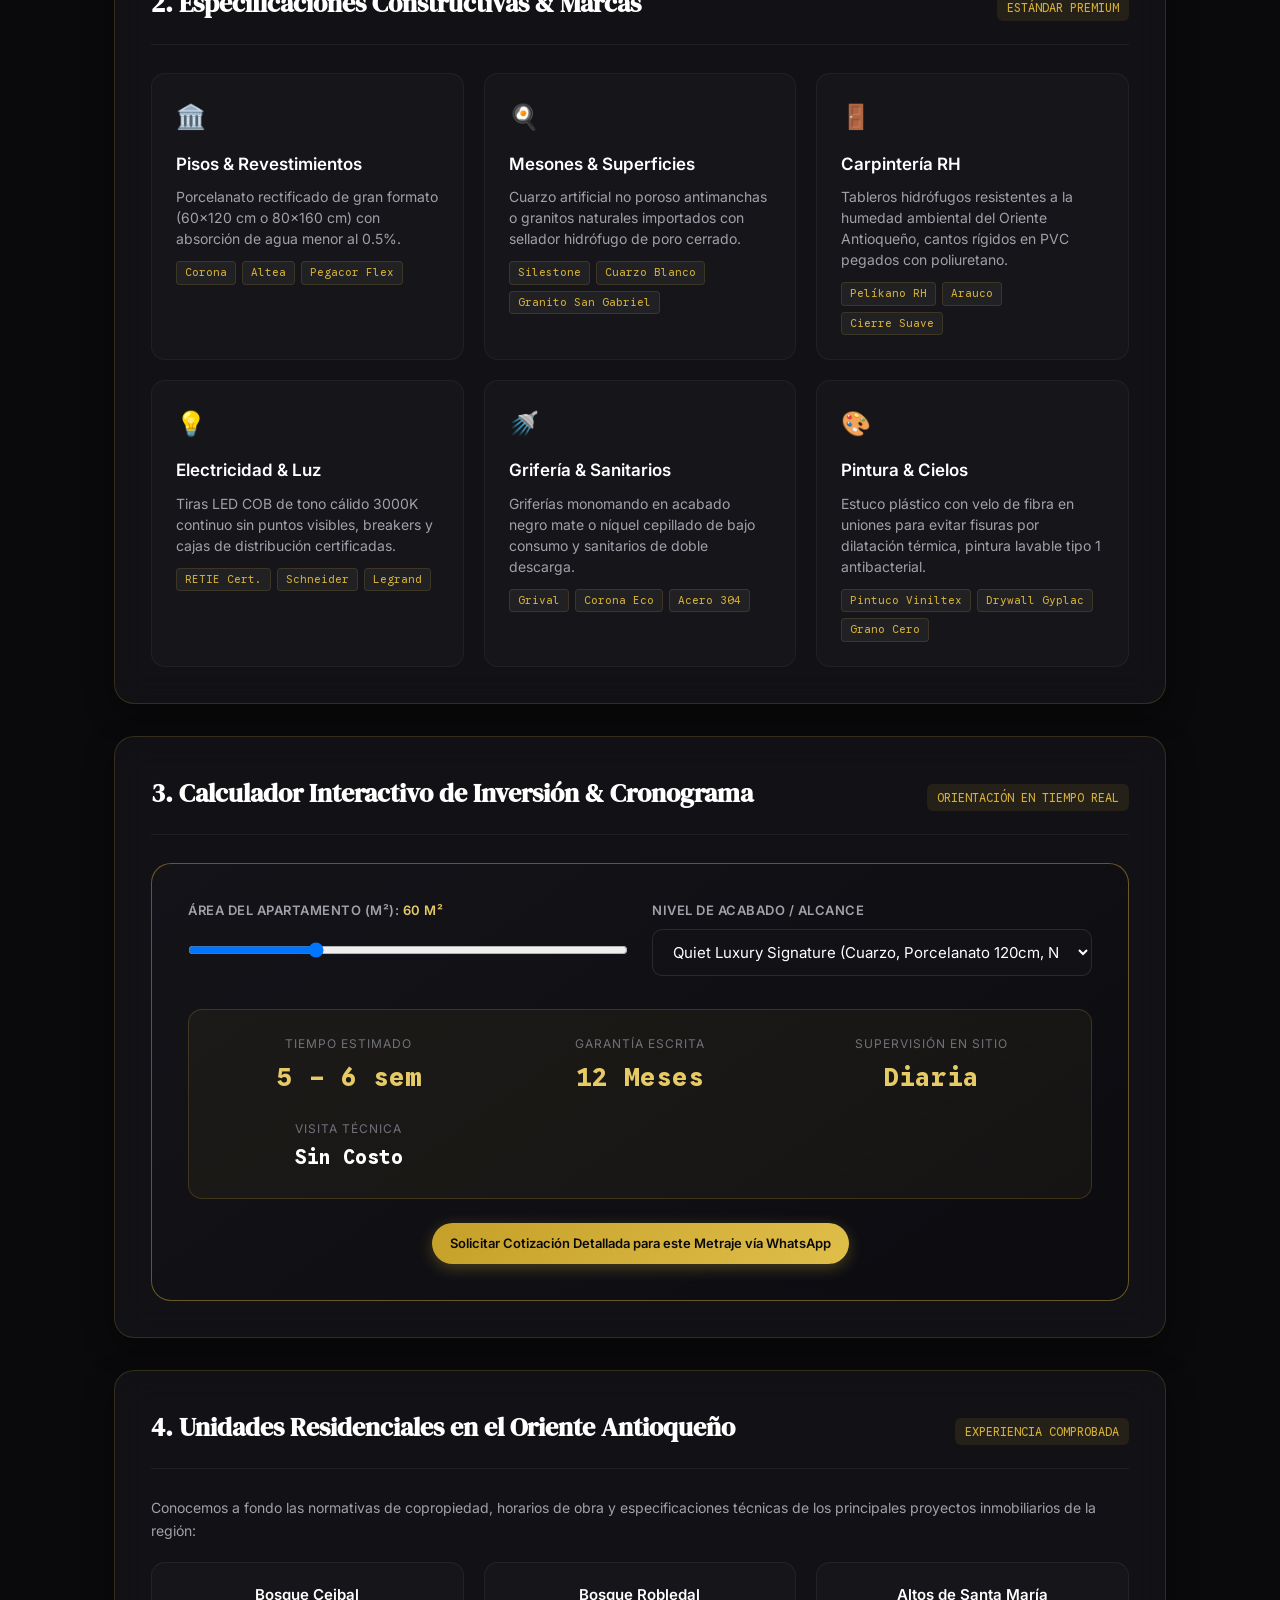
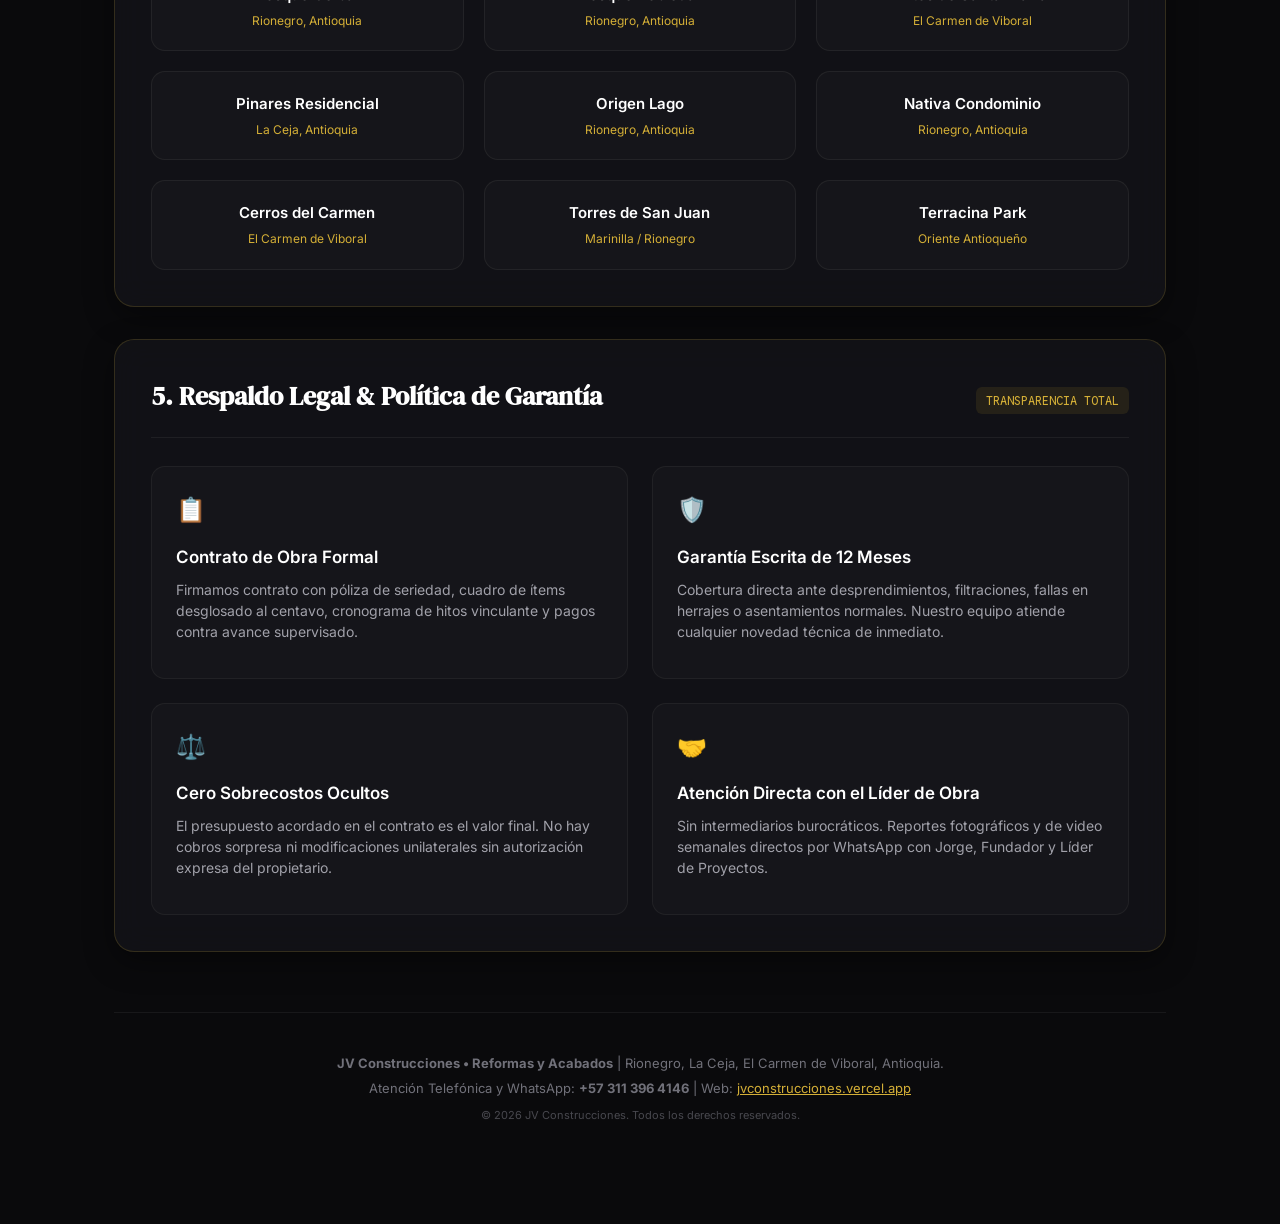
<file: MANUAL_INTERACTIVO.html>
<!DOCTYPE html>
<html lang="es">
<head>
    <meta charset="UTF-8">
    <meta name="viewport" content="width=device-width, initial-scale=1.0">
    <title>Dossier Técnico & Manual del Propietario | JV Construcciones • Reformas y Acabados</title>
    <meta name="description" content="Guía técnica integral y especificaciones de acabados para propietarios de apartamentos en obra gris en el Oriente Antioqueño. Rionegro, La Ceja, El Carmen de Viboral.">
    <link rel="preconnect" href="https://fonts.googleapis.com">
    <link rel="preconnect" href="https://fonts.gstatic.com" crossorigin>
    <link href="https://fonts.googleapis.com/css2?family=DM+Serif+Display:ital@0;1&family=Google+Sans+Code:wght@400;600&family=Google+Sans+Flex:opsz,wght@8..144,300;400;500;600;700&family=Inter:wght@300;400;500;600;700&display=swap" rel="stylesheet">
    <style>
        :root {
            --bg-obsidian: #0a0a0c;
            --bg-card: rgba(20, 20, 26, 0.75);
            --bg-card-hover: rgba(28, 28, 36, 0.85);
            --border-subtle: rgba(212, 175, 55, 0.18);
            --border-focus: rgba(212, 175, 55, 0.45);
            --gold-champagne: #d4af37;
            --gold-bright: #e6ca65;
            --text-primary: #f5f5f7;
            --text-secondary: #a1a1aa;
            --text-muted: #71717a;
            --radius-md: 14px;
            --radius-lg: 20px;
            --font-display: 'DM Serif Display', Georgia, serif;
            --font-sans: 'Google Sans Flex', 'Inter', -apple-system, BlinkMacSystemFont, sans-serif;
            --font-mono: 'Google Sans Code', monospace;
        }

        * {
            box-sizing: border-box;
            margin: 0;
            padding: 0;
        }

        body {
            background-color: var(--bg-obsidian);
            color: var(--text-primary);
            font-family: var(--font-sans);
            line-height: 1.6;
            -webkit-font-smoothing: antialiased;
            padding-bottom: 80px;
        }

        /* Top Bar */
        .top-nav {
            position: sticky;
            top: 0;
            z-index: 100;
            background: rgba(10, 10, 12, 0.85);
            backdrop-filter: blur(20px);
            -webkit-backdrop-filter: blur(20px);
            border-bottom: 1px solid var(--border-subtle);
            padding: 16px 24px;
            display: flex;
            justify-content: space-between;
            align-items: center;
        }

        .brand-logo {
            display: flex;
            align-items: center;
            gap: 12px;
            text-decoration: none;
            color: var(--text-primary);
        }

        .brand-badge {
            width: 36px;
            height: 36px;
            border-radius: 10px;
            background: linear-gradient(135deg, #1f1d16, #2d281a);
            border: 1px solid var(--gold-champagne);
            display: flex;
            align-items: center;
            justify-content: center;
            font-weight: 700;
            font-size: 14px;
            color: var(--gold-bright);
            box-shadow: 0 0 15px rgba(212, 175, 55, 0.2);
        }

        .brand-name {
            font-size: 15px;
            font-weight: 600;
            letter-spacing: 0.5px;
        }

        .brand-sub {
            font-size: 11px;
            color: var(--gold-champagne);
            letter-spacing: 1px;
            text-transform: uppercase;
        }

        .nav-actions {
            display: flex;
            align-items: center;
            gap: 12px;
        }

        .btn {
            display: inline-flex;
            align-items: center;
            gap: 8px;
            padding: 10px 18px;
            border-radius: 9999px;
            font-size: 13px;
            font-weight: 600;
            text-decoration: none;
            cursor: pointer;
            transition: all 0.2s ease;
            border: none;
        }

        .btn-primary {
            background: linear-gradient(135deg, #c5a028, #dfbe4a);
            color: #0a0a0c;
            box-shadow: 0 4px 15px rgba(212, 175, 55, 0.3);
        }

        .btn-primary:hover {
            transform: translateY(-1px);
            box-shadow: 0 6px 20px rgba(212, 175, 55, 0.45);
        }

        .btn-outline {
            background: rgba(255, 255, 255, 0.04);
            border: 1px solid var(--border-subtle);
            color: var(--text-primary);
        }

        .btn-outline:hover {
            background: rgba(255, 255, 255, 0.08);
            border-color: var(--gold-champagne);
        }

        /* Container */
        .container {
            max-width: 1100px;
            margin: 0 auto;
            padding: 0 24px;
        }

        /* Header Hero */
        .hero {
            padding: 60px 0 40px;
            text-align: center;
            position: relative;
        }

        .hero::before {
            content: '';
            position: absolute;
            top: 20%;
            left: 50%;
            transform: translate(-50%, -50%);
            width: 500px;
            height: 250px;
            background: radial-gradient(circle, rgba(212, 175, 55, 0.12) 0%, rgba(10, 10, 12, 0) 70%);
            pointer-events: none;
            z-index: 0;
        }

        .hero-pill {
            display: inline-flex;
            align-items: center;
            gap: 8px;
            padding: 6px 16px;
            border-radius: 9999px;
            background: rgba(212, 175, 55, 0.08);
            border: 1px solid rgba(212, 175, 55, 0.25);
            font-size: 11px;
            font-weight: 600;
            color: var(--gold-bright);
            letter-spacing: 1.5px;
            text-transform: uppercase;
            margin-bottom: 20px;
        }

        .hero h1 {
            font-family: var(--font-display);
            font-size: clamp(34px, 5vw, 54px);
            font-weight: 400;
            line-height: 1.15;
            margin-bottom: 16px;
            color: #ffffff;
        }

        .hero h1 span {
            background: linear-gradient(135deg, #f5f5f7, var(--gold-bright));
            -webkit-background-clip: text;
            -webkit-text-fill-color: transparent;
        }

        .hero p {
            max-width: 720px;
            margin: 0 auto 32px;
            font-size: 16px;
            color: var(--text-secondary);
        }

        /* Nav Pills / Tabs */
        .tab-nav {
            display: flex;
            justify-content: center;
            gap: 8px;
            margin-bottom: 40px;
            flex-wrap: wrap;
        }

        .tab-btn {
            padding: 10px 20px;
            border-radius: 12px;
            font-size: 13px;
            font-weight: 500;
            background: rgba(255, 255, 255, 0.03);
            border: 1px solid rgba(255, 255, 255, 0.07);
            color: var(--text-secondary);
            cursor: pointer;
            transition: all 0.2s;
        }

        .tab-btn:hover {
            background: rgba(255, 255, 255, 0.07);
            color: #ffffff;
        }

        .tab-btn.active {
            background: rgba(212, 175, 55, 0.12);
            border-color: var(--gold-champagne);
            color: var(--gold-bright);
            font-weight: 600;
        }

        /* Section Layout */
        .section-card {
            background: var(--bg-card);
            border: 1px solid var(--border-subtle);
            border-radius: var(--radius-lg);
            padding: 36px;
            margin-bottom: 32px;
            backdrop-filter: blur(16px);
            box-shadow: 0 10px 30px rgba(0, 0, 0, 0.4);
        }

        .section-header {
            display: flex;
            justify-content: space-between;
            align-items: baseline;
            border-bottom: 1px solid rgba(255, 255, 255, 0.06);
            padding-bottom: 20px;
            margin-bottom: 28px;
            flex-wrap: wrap;
            gap: 12px;
        }

        .section-title {
            font-family: var(--font-display);
            font-size: 26px;
            color: #ffffff;
            display: flex;
            align-items: center;
            gap: 12px;
        }

        .section-tag {
            font-family: var(--font-mono);
            font-size: 12px;
            color: var(--gold-champagne);
            background: rgba(212, 175, 55, 0.1);
            padding: 4px 10px;
            border-radius: 6px;
        }

        /* Grid */
        .grid-2 {
            display: grid;
            grid-template-columns: repeat(auto-fit, minmax(320px, 1fr));
            gap: 24px;
        }

        .grid-3 {
            display: grid;
            grid-template-columns: repeat(auto-fit, minmax(260px, 1fr));
            gap: 20px;
        }

        /* Cards */
        .spec-item {
            background: rgba(255, 255, 255, 0.02);
            border: 1px solid rgba(255, 255, 255, 0.05);
            border-radius: var(--radius-md);
            padding: 24px;
            transition: all 0.2s;
        }

        .spec-item:hover {
            border-color: rgba(212, 175, 55, 0.3);
            background: rgba(255, 255, 255, 0.04);
            transform: translateY(-2px);
        }

        .spec-item-icon {
            font-size: 24px;
            margin-bottom: 14px;
            display: inline-block;
        }

        .spec-item-title {
            font-size: 17px;
            font-weight: 600;
            color: #ffffff;
            margin-bottom: 8px;
        }

        .spec-item-desc {
            font-size: 14px;
            color: var(--text-secondary);
            line-height: 1.5;
            margin-bottom: 12px;
        }

        .spec-badge-list {
            display: flex;
            flex-wrap: wrap;
            gap: 6px;
        }

        .spec-mini-badge {
            font-size: 11px;
            font-family: var(--font-mono);
            padding: 2px 8px;
            border-radius: 4px;
            background: rgba(255, 255, 255, 0.05);
            color: var(--gold-champagne);
            border: 1px solid rgba(212, 175, 55, 0.15);
        }

        /* Interactive Estimator */
        .calc-box {
            background: linear-gradient(145deg, rgba(20, 20, 26, 0.9), rgba(12, 12, 16, 0.95));
            border: 1px solid var(--border-focus);
            border-radius: var(--radius-lg);
            padding: 36px;
        }

        .calc-controls {
            display: grid;
            grid-template-columns: 1fr 1fr;
            gap: 24px;
            margin-bottom: 30px;
        }

        @media (max-width: 680px) {
            .calc-controls {
                grid-template-columns: 1fr;
            }
        }

        .calc-field label {
            display: block;
            font-size: 13px;
            font-weight: 600;
            color: var(--text-secondary);
            margin-bottom: 8px;
            text-transform: uppercase;
            letter-spacing: 0.5px;
        }

        .calc-select, .calc-range {
            width: 100%;
            padding: 12px 16px;
            border-radius: 10px;
            background: #111116;
            border: 1px solid rgba(255, 255, 255, 0.1);
            color: #ffffff;
            font-size: 15px;
            font-family: var(--font-sans);
            outline: none;
            transition: border-color 0.2s;
        }

        .calc-select:focus {
            border-color: var(--gold-champagne);
        }

        .calc-results {
            background: rgba(212, 175, 55, 0.05);
            border: 1px solid rgba(212, 175, 55, 0.2);
            border-radius: var(--radius-md);
            padding: 24px;
            display: grid;
            grid-template-columns: repeat(auto-fit, minmax(200px, 1fr));
            gap: 20px;
            text-align: center;
        }

        .calc-metric-label {
            font-size: 12px;
            color: var(--text-muted);
            text-transform: uppercase;
            letter-spacing: 1px;
            margin-bottom: 4px;
        }

        .calc-metric-val {
            font-size: 26px;
            font-weight: 700;
            color: var(--gold-bright);
            font-family: var(--font-mono);
        }

        /* Process Steps */
        .step-timeline {
            display: flex;
            flex-direction: column;
            gap: 18px;
            position: relative;
        }

        .step-timeline::before {
            content: '';
            position: absolute;
            left: 20px;
            top: 20px;
            bottom: 20px;
            width: 2px;
            background: rgba(212, 175, 55, 0.2);
        }

        .step-row {
            display: flex;
            gap: 20px;
            position: relative;
        }

        .step-num {
            width: 42px;
            height: 42px;
            border-radius: 50%;
            background: #15151c;
            border: 2px solid var(--gold-champagne);
            color: var(--gold-bright);
            font-weight: 700;
            font-size: 15px;
            display: flex;
            align-items: center;
            justify-content: center;
            flex-shrink: 0;
            z-index: 2;
        }

        .step-content {
            background: rgba(255, 255, 255, 0.02);
            border: 1px solid rgba(255, 255, 255, 0.06);
            border-radius: var(--radius-md);
            padding: 18px 24px;
            flex-grow: 1;
        }

        .step-heading {
            font-size: 16px;
            font-weight: 600;
            color: #ffffff;
            margin-bottom: 4px;
        }

        .step-text {
            font-size: 13.5px;
            color: var(--text-secondary);
        }

        /* Unit Projects Grid */
        .unit-card {
            background: rgba(255, 255, 255, 0.02);
            border: 1px solid rgba(255, 255, 255, 0.06);
            border-radius: var(--radius-md);
            padding: 20px;
            text-align: center;
            transition: all 0.2s;
        }

        .unit-card:hover {
            border-color: var(--gold-champagne);
            background: rgba(212, 175, 55, 0.04);
            transform: translateY(-2px);
        }

        .unit-card-name {
            font-size: 15px;
            font-weight: 600;
            color: #ffffff;
            margin-bottom: 4px;
        }

        .unit-card-loc {
            font-size: 12px;
            color: var(--gold-champagne);
        }

        /* Footer */
        .footer-note {
            text-align: center;
            padding: 40px 0 20px;
            color: var(--text-muted);
            font-size: 13px;
            border-top: 1px solid rgba(255, 255, 255, 0.06);
            margin-top: 60px;
        }

        /* Print Mode for PDF Compilation */
        @media print {
            body {
                background-color: #ffffff !important;
                color: #111111 !important;
                padding-bottom: 0;
            }
            .top-nav, .nav-actions, .tab-nav, .btn, .calc-controls {
                display: none !important;
            }
            .section-card {
                background: #ffffff !important;
                border: 1px solid #e0e0e0 !important;
                box-shadow: none !important;
                color: #111111 !important;
                page-break-inside: avoid;
                margin-bottom: 24px;
                padding: 20px;
            }
            .hero h1, .section-title, .spec-item-title, .step-heading, .unit-card-name {
                color: #111111 !important;
            }
            .hero p, .spec-item-desc, .step-text, .text-secondary {
                color: #444444 !important;
            }
            .calc-box, .calc-results {
                background: #f8f9fa !important;
                border: 1px solid #cccccc !important;
            }
            .calc-metric-val {
                color: #997300 !important;
            }
            .step-num {
                background: #ffffff !important;
                border-color: #997300 !important;
                color: #997300 !important;
            }
            .step-timeline::before {
                background: #cccccc !important;
            }
            .spec-item, .step-content, .unit-card {
                background: #ffffff !important;
                border: 1px solid #e5e5e5 !important;
            }
        }
    </style>
</head>
<body>

    <!-- Sticky Navigation -->
    <nav class="top-nav">
        <a href="index.html" class="brand-logo">
            <div class="brand-badge">JV</div>
            <div>
                <div class="brand-name">JV Construcciones</div>
                <div class="brand-sub">Reformas y Acabados</div>
            </div>
        </a>
        <div class="nav-actions">
            <a href="index.html" class="btn btn-outline">← Volver al Sitio</a>
            <a href="dossier.pdf" download="DOSSIER_TECNICO_JV_CONSTRUCCIONES.pdf" class="btn btn-primary" id="btn-pdf-download">
                <svg width="14" height="14" viewBox="0 0 24 24" fill="none" stroke="currentColor" stroke-width="2.5" stroke-linecap="round" stroke-linejoin="round"><path d="M21 15v4a2 2 0 0 1-2 2H5a2 2 0 0 1-2-2v-4"></path><polyline points="7 10 12 15 17 10"></polyline><line x1="12" y1="15" x2="12" y2="3"></line></svg>
                Descargar PDF
            </a>
            <a href="https://wa.me/573113964146?text=Hola%20JV%20Construcciones,%20le%C3%AD%20el%20Dossier%20T%C3%A9cnico%20y%20deseo%20agendar%20una%20visita%20de%20valoraci%C3%B3n." class="btn btn-primary" target="_blank" rel="noopener">
                Agendar Visita
            </a>
        </div>
    </nav>

    <!-- Header Hero -->
    <header class="hero container">
        <div class="hero-pill">✦ DOCUMENTO DE INGENIERÍA & CALIDAD CONTRACTUAL ✦</div>
        <h1>Dossier Técnico & <span>Manual del Propietario</span></h1>
        <p>Especificaciones constructivas, tolerancias milimétricas, fases de intervención y protocolos de garantía para la transformación total de apartamentos en obra gris en el Oriente Antioqueño.</p>

        <!-- Navigation Tabs -->
        <div class="tab-nav">
            <button class="tab-btn active" onclick="filterTab('todos')">Todo el Manual</button>
            <button class="tab-btn" onclick="filterTab('fases')">Fases de Ejecución</button>
            <button class="tab-btn" onclick="filterTab('especificaciones')">Especificaciones Constructivas</button>
            <button class="tab-btn" onclick="filterTab('estimador')">Calculador de Inversión</button>
            <button class="tab-btn" onclick="filterTab('garantia')">Garantía & Contrato</button>
        </div>
    </header>

    <main class="container">

        <!-- Section 1: Protocolo de Fases -->
        <section class="section-card tab-content" id="sec-fases">
            <div class="section-header">
                <h2 class="section-title">
                    <span>1. Metodología de Ejecución por Etapas</span>
                </h2>
                <span class="section-tag">CRONOGRAMA DETERMINÍSTICO</span>
            </div>
            <div class="step-timeline">
                <div class="step-row">
                    <div class="step-num">01</div>
                    <div class="step-content">
                        <h3 class="step-heading">Diagnóstico Estructural & Replanteo con Láser</h3>
                        <p class="step-text">Levantamiento tridimensional de muros, verificación de plomos, escuadras y revisión de redes provisionales entregadas por la constructora. Determinación exacta de puntos hidráulicos y eléctricos.</p>
                    </div>
                </div>
                <div class="step-row">
                    <div class="step-num">02</div>
                    <div class="step-content">
                        <h3 class="step-heading">Redes Hidrosanitarias & Eléctricas Certificadas (RETIE)</h3>
                        <p class="step-text">Instalación y reubicación de tuberías sanitarias en PVC y redes hidráulicas termofusionadas o PEX. Cableado en cobre 100% libre de oxígeno con tubería conduit antichispas según normativa técnica nacional.</p>
                    </div>
                </div>
                <div class="step-row">
                    <div class="step-num">03</div>
                    <div class="step-content">
                        <h3 class="step-heading">Revoques, Mampostería & Nivelación de Losas</h3>
                        <p class="step-text">Aplicación de morteros estabilizados de alta adherencia para lograr plomo perfecto en muros de ladrillo limpio o concreto. Nivelación milimétrica de pisos previa al enchape.</p>
                    </div>
                </div>
                <div class="step-row">
                    <div class="step-num">04</div>
                    <div class="step-content">
                        <h3 class="step-heading">Enchapes en Porcelanato de Gran Formato & Nichos Empotrados</h3>
                        <p class="step-text">Colocación con adhesivos de polímeros flexibles (C2TES1) y sistema de nivelación por cuñas autonivelantes. Cortes a 45° en esquinas, nichos iluminados en ducha y boquillado epóxico antihongos.</p>
                    </div>
                </div>
                <div class="step-row">
                    <div class="step-num">05</div>
                    <div class="step-content">
                        <h3 class="step-heading">Cielos Rasos en Drywall & Diseño Lumínico Cálido (3000K)</h3>
                        <p class="step-text">Estructura suspendida en acero galvanizado calibre comercial. Cajillos perimetrales para iluminación LED indirecta, ojos de buey dirigibles de alta reproducción cromática (CRI > 90) y aislamiento acústico.</p>
                    </div>
                </div>
                <div class="step-row">
                    <div class="step-num">06</div>
                    <div class="step-content">
                        <h3 class="step-heading">Carpintería Arquitectónica a Medida & Mesones de Lujo</h3>
                        <p class="step-text">Mobiliario de cocina, clósets y vestieres en melamina RH (resistente a humedad) de 15 y 18 mm. Rieles telescópicos de extensión total, bisagras soft-close y mesones en cuarzo Calacatta o granito natural sellado.</p>
                    </div>
                </div>
                <div class="step-row">
                    <div class="step-num">07</div>
                    <div class="step-content">
                        <h3 class="step-heading">Pintura Tipo 1, Vidriería Templada & Entrega con Acta</h3>
                        <p class="step-text">Masillado con estuco plástico pulido a grano cero y pintura lavable antihongos. Puertas de baño en vidrio templado de 8 mm con herrajes en acero inoxidable 304. Limpieza profunda y acta de entrega formal.</p>
                    </div>
                </div>
            </div>
        </section>

        <!-- Section 2: Especificaciones de Materiales -->
        <section class="section-card tab-content" id="sec-especificaciones">
            <div class="section-header">
                <h2 class="section-title">
                    <span>2. Especificaciones Constructivas & Marcas</span>
                </h2>
                <span class="section-tag">ESTÁNDAR PREMIUM</span>
            </div>
            <div class="grid-3">
                <div class="spec-item">
                    <div class="spec-item-icon">🏛️</div>
                    <h3 class="spec-item-title">Pisos & Revestimientos</h3>
                    <p class="spec-item-desc">Porcelanato rectificado de gran formato (60x120 cm o 80x160 cm) con absorción de agua menor al 0.5%.</p>
                    <div class="spec-badge-list">
                        <span class="spec-mini-badge">Corona</span>
                        <span class="spec-mini-badge">Altea</span>
                        <span class="spec-mini-badge">Pegacor Flex</span>
                    </div>
                </div>
                <div class="spec-item">
                    <div class="spec-item-icon">🍳</div>
                    <h3 class="spec-item-title">Mesones & Superficies</h3>
                    <p class="spec-item-desc">Cuarzo artificial no poroso antimanchas o granitos naturales importados con sellador hidrófugo de poro cerrado.</p>
                    <div class="spec-badge-list">
                        <span class="spec-mini-badge">Silestone</span>
                        <span class="spec-mini-badge">Cuarzo Blanco</span>
                        <span class="spec-mini-badge">Granito San Gabriel</span>
                    </div>
                </div>
                <div class="spec-item">
                    <div class="spec-item-icon">🚪</div>
                    <h3 class="spec-item-title">Carpintería RH</h3>
                    <p class="spec-item-desc">Tableros hidrófugos resistentes a la humedad ambiental del Oriente Antioqueño, cantos rígidos en PVC pegados con poliuretano.</p>
                    <div class="spec-badge-list">
                        <span class="spec-mini-badge">Pelíkano RH</span>
                        <span class="spec-mini-badge">Arauco</span>
                        <span class="spec-mini-badge">Cierre Suave</span>
                    </div>
                </div>
                <div class="spec-item">
                    <div class="spec-item-icon">💡</div>
                    <h3 class="spec-item-title">Electricidad & Luz</h3>
                    <p class="spec-item-desc">Tiras LED COB de tono cálido 3000K continuo sin puntos visibles, breakers y cajas de distribución certificadas.</p>
                    <div class="spec-badge-list">
                        <span class="spec-mini-badge">RETIE Cert.</span>
                        <span class="spec-mini-badge">Schneider</span>
                        <span class="spec-mini-badge">Legrand</span>
                    </div>
                </div>
                <div class="spec-item">
                    <div class="spec-item-icon">🚿</div>
                    <h3 class="spec-item-title">Grifería & Sanitarios</h3>
                    <p class="spec-item-desc">Griferías monomando en acabado negro mate o níquel cepillado de bajo consumo y sanitarios de doble descarga.</p>
                    <div class="spec-badge-list">
                        <span class="spec-mini-badge">Grival</span>
                        <span class="spec-mini-badge">Corona Eco</span>
                        <span class="spec-mini-badge">Acero 304</span>
                    </div>
                </div>
                <div class="spec-item">
                    <div class="spec-item-icon">🎨</div>
                    <h3 class="spec-item-title">Pintura & Cielos</h3>
                    <p class="spec-item-desc">Estuco plástico con velo de fibra en uniones para evitar fisuras por dilatación térmica, pintura lavable tipo 1 antibacterial.</p>
                    <div class="spec-badge-list">
                        <span class="spec-mini-badge">Pintuco Viniltex</span>
                        <span class="spec-mini-badge">Drywall Gyplac</span>
                        <span class="spec-mini-badge">Grano Cero</span>
                    </div>
                </div>
            </div>
        </section>

        <!-- Section 3: Calculador de Inversión y Cronograma -->
        <section class="section-card tab-content" id="sec-estimador">
            <div class="section-header">
                <h2 class="section-title">
                    <span>3. Calculador Interactivo de Inversión & Cronograma</span>
                </h2>
                <span class="section-tag">ORIENTACIÓN EN TIEMPO REAL</span>
            </div>
            <div class="calc-box">
                <div class="calc-controls">
                    <div class="calc-field">
                        <label for="calc-area">Área del Apartamento (m²): <span id="area-val" style="color:var(--gold-bright)">60 m²</span></label>
                        <input type="range" id="calc-area" class="calc-range" min="35" max="130" value="60" step="5" oninput="updateEstimate()">
                    </div>
                    <div class="calc-field">
                        <label for="calc-plan">Nivel de Acabado / Alcance</label>
                        <select id="calc-plan" class="calc-select" onchange="updateEstimate()">
                            <option value="integral">Integral Armonía (Pisos, Cocina, Baños, Techos)</option>
                            <option value="luxury" selected>Quiet Luxury Signature (Cuarzo, Porcelanato 120cm, Nichos LED)</option>
                            <option value="premium">Custom High-End (Diseño Arquitectónico Completo)</option>
                        </select>
                    </div>
                </div>
                <div class="calc-results">
                    <div>
                        <div class="calc-metric-label">Tiempo Estimado</div>
                        <div class="calc-metric-val" id="res-time">5 - 6 sem</div>
                    </div>
                    <div>
                        <div class="calc-metric-label">Garantía Escrita</div>
                        <div class="calc-metric-val">12 Meses</div>
                    </div>
                    <div>
                        <div class="calc-metric-label">Supervisión en Sitio</div>
                        <div class="calc-metric-val">Diaria</div>
                    </div>
                    <div>
                        <div class="calc-metric-label">Visita Técnica</div>
                        <div class="calc-metric-val" style="font-size:20px; color:#ffffff;">Sin Costo</div>
                    </div>
                </div>
                <div style="text-align:center; margin-top:24px;">
                    <a href="#" id="calc-wa-link" class="btn btn-primary" target="_blank" rel="noopener">
                        Solicitar Cotización Detallada para este Metraje vía WhatsApp
                    </a>
                </div>
            </div>
        </section>

        <!-- Section 4: Unidades Residenciales con Experiencia -->
        <section class="section-card tab-content" id="sec-unidades">
            <div class="section-header">
                <h2 class="section-title">
                    <span>4. Unidades Residenciales en el Oriente Antioqueño</span>
                </h2>
                <span class="section-tag">EXPERIENCIA COMPROBADA</span>
            </div>
            <p style="color:var(--text-secondary); margin-bottom:20px; font-size:14px;">Conocemos a fondo las normativas de copropiedad, horarios de obra y especificaciones técnicas de los principales proyectos inmobiliarios de la región:</p>
            <div class="grid-3">
                <div class="unit-card">
                    <div class="unit-card-name">Bosque Ceibal</div>
                    <div class="unit-card-loc">Rionegro, Antioquia</div>
                </div>
                <div class="unit-card">
                    <div class="unit-card-name">Bosque Robledal</div>
                    <div class="unit-card-loc">Rionegro, Antioquia</div>
                </div>
                <div class="unit-card">
                    <div class="unit-card-name">Altos de Santa María</div>
                    <div class="unit-card-loc">El Carmen de Viboral</div>
                </div>
                <div class="unit-card">
                    <div class="unit-card-name">Pinares Residencial</div>
                    <div class="unit-card-loc">La Ceja, Antioquia</div>
                </div>
                <div class="unit-card">
                    <div class="unit-card-name">Origen Lago</div>
                    <div class="unit-card-loc">Rionegro, Antioquia</div>
                </div>
                <div class="unit-card">
                    <div class="unit-card-name">Nativa Condominio</div>
                    <div class="unit-card-loc">Rionegro, Antioquia</div>
                </div>
                <div class="unit-card">
                    <div class="unit-card-name">Cerros del Carmen</div>
                    <div class="unit-card-loc">El Carmen de Viboral</div>
                </div>
                <div class="unit-card">
                    <div class="unit-card-name">Torres de San Juan</div>
                    <div class="unit-card-loc">Marinilla / Rionegro</div>
                </div>
                <div class="unit-card">
                    <div class="unit-card-name">Terracina Park</div>
                    <div class="unit-card-loc">Oriente Antioqueño</div>
                </div>
            </div>
        </section>

        <!-- Section 5: Garantía & Blindaje Contractual -->
        <section class="section-card tab-content" id="sec-garantia">
            <div class="section-header">
                <h2 class="section-title">
                    <span>5. Respaldo Legal & Política de Garantía</span>
                </h2>
                <span class="section-tag">TRANSPARENCIA TOTAL</span>
            </div>
            <div class="grid-2">
                <div class="spec-item">
                    <div class="spec-item-icon">📋</div>
                    <h3 class="spec-item-title">Contrato de Obra Formal</h3>
                    <p class="spec-item-desc">Firmamos contrato con póliza de seriedad, cuadro de ítems desglosado al centavo, cronograma de hitos vinculante y pagos contra avance supervisado.</p>
                </div>
                <div class="spec-item">
                    <div class="spec-item-icon">🛡️</div>
                    <h3 class="spec-item-title">Garantía Escrita de 12 Meses</h3>
                    <p class="spec-item-desc">Cobertura directa ante desprendimientos, filtraciones, fallas en herrajes o asentamientos normales. Nuestro equipo atiende cualquier novedad técnica de inmediato.</p>
                </div>
                <div class="spec-item">
                    <div class="spec-item-icon">⚖️</div>
                    <h3 class="spec-item-title">Cero Sobrecostos Ocultos</h3>
                    <p class="spec-item-desc">El presupuesto acordado en el contrato es el valor final. No hay cobros sorpresa ni modificaciones unilaterales sin autorización expresa del propietario.</p>
                </div>
                <div class="spec-item">
                    <div class="spec-item-icon">🤝</div>
                    <h3 class="spec-item-title">Atención Directa con el Líder de Obra</h3>
                    <p class="spec-item-desc">Sin intermediarios burocráticos. Reportes fotográficos y de video semanales directos por WhatsApp con Jorge, Fundador y Líder de Proyectos.</p>
                </div>
            </div>
        </section>

        <footer class="footer-note">
            <p><strong>JV Construcciones • Reformas y Acabados</strong> | Rionegro, La Ceja, El Carmen de Viboral, Antioquia.</p>
            <p style="margin-top:4px;">Atención Telefónica y WhatsApp: <strong>+57 311 396 4146</strong> | Web: <a href="https://jvconstrucciones.vercel.app" style="color:var(--gold-champagne);">jvconstrucciones.vercel.app</a></p>
            <p style="margin-top:8px; font-size:11px; opacity:0.6;">© 2026 JV Construcciones. Todos los derechos reservados.</p>
        </footer>

    </main>

    <script>
        function filterTab(tabName) {
            const buttons = document.querySelectorAll('.tab-btn');
            buttons.forEach(b => b.classList.remove('active'));
            event.target.classList.add('active');

            const sections = document.querySelectorAll('.tab-content');
            if (tabName === 'todos') {
                sections.forEach(s => s.style.display = 'block');
            } else if (tabName === 'fases') {
                sections.forEach(s => s.style.display = 'none');
                document.getElementById('sec-fases').style.display = 'block';
            } else if (tabName === 'especificaciones') {
                sections.forEach(s => s.style.display = 'none');
                document.getElementById('sec-especificaciones').style.display = 'block';
            } else if (tabName === 'estimador') {
                sections.forEach(s => s.style.display = 'none');
                document.getElementById('sec-estimador').style.display = 'block';
            } else if (tabName === 'garantia') {
                sections.forEach(s => s.style.display = 'none');
                document.getElementById('sec-garantia').style.display = 'block';
                document.getElementById('sec-unidades').style.display = 'block';
            }
        }

        function updateEstimate() {
            const area = parseInt(document.getElementById('calc-area').value, 10);
            const plan = document.getElementById('calc-plan').value;
            document.getElementById('area-val').innerText = area + ' m²';

            let weeks = '4 - 5 sem';
            if (area <= 50) weeks = '3 - 4 sem';
            else if (area <= 75) weeks = '5 - 6 sem';
            else if (area <= 95) weeks = '6 - 7 sem';
            else weeks = '7 - 9 sem';

            document.getElementById('res-time').innerText = weeks;

            const planNames = {
                integral: 'Integral Armonía',
                luxury: 'Quiet Luxury Signature',
                premium: 'Custom High-End'
            };
            const planText = planNames[plan] || 'Personalizado';

            const waUrl = 'https://wa.me/573113964146?text=' + encodeURIComponent(
                'Hola JV Construcciones, revisé el Dossier Técnico. Tengo un apartamento de ' + area + ' m² en obra gris y me interesa la cotización para alcance ' + planText + '. Deseo agendar una visita técnica de valoración sin costo.'
            );
            document.getElementById('calc-wa-link').href = waUrl;
        }

        // Initialize on load
        updateEstimate();
    </script>
</body>
</html>
</file>
<file: styles.css>
/* ==========================================================================
   JV Construcciones • Reformas y Acabados — Stylesheet
   Architecture: Mobile-First Responsive Design System
   Palette: Architectural Graphite, Matte Anthracite & Construction Gold
   ========================================================================== */

:root {
    /* Corporate Architectural Palette (Extracted from JV Construcciones Flyer) */
    --bg-main: #11161B;
    --bg-surface: #161E24;
    --bg-surface-elevated: #1D2730;
    --bg-glass: rgba(17, 22, 27, 0.92);
    
    --border-subtle: rgba(255, 255, 255, 0.08);
    --border-accent: rgba(197, 160, 89, 0.35);
    --border-hover: rgba(197, 160, 89, 0.70);

    --text-primary: #F8FAFC;
    --text-secondary: #94A3B8;
    --text-muted: #64748B;

    /* Architectural Champagne Gold & Accents */
    --corp-blue: #C5A059;
    --accent-gold: #C5A059;
    --corp-blue-light: #E5C378;
    --accent-amber: #C5A059;
    --corp-blue-hover: #D4AF37;
    --accent-gold-light: #F3E1B8;
    --accent-gold-dark: #9E782F;
    --corp-ice: #E2E8F0;
    --corp-glow: rgba(197, 160, 89, 0.30);
    --gold-glow: rgba(197, 160, 89, 0.25);
    --whatsapp-green: #25D366;

    /* Gradients */
    --gradient-hero-text: linear-gradient(135deg, #FFFFFF 35%, #F5DEB3 70%, #C5A059 100%);
    --gradient-btn: linear-gradient(135deg, #C5A059 0%, #A67C24 100%);
    --gradient-btn-hover: linear-gradient(135deg, #E5C378 0%, #C5A059 100%);
    --gradient-gold-metallic: linear-gradient(135deg, #F3DEAB 0%, #D4AF37 35%, #C5A059 70%, #9E782F 100%);
    --gradient-card-highlight: linear-gradient(180deg, rgba(197, 160, 89, 0.08) 0%, rgba(22, 30, 36, 0.95) 100%);

    /* Typography */
    --font-heading: 'Google Sans Flex', 'Google Sans', 'Inter', -apple-system, sans-serif;
    --font-body: 'Inter', -apple-system, BlinkMacSystemFont, sans-serif;
    --font-mono: 'Google Sans Code', monospace;
    --font-editorial: 'DM Serif Display', serif;

    /* Layout & Geometry */
    --container-max: 1440px;
    --container-wide: 1620px;
    --container-panoramic: 1760px;
    --radius-sm: 8px;
    --radius-md: 14px;
    --radius-lg: 22px;
    --radius-full: 9999px;

    /* Transitions */
    --transition-fast: 0.2s cubic-bezier(0.16, 1, 0.3, 1);
    --transition-smooth: 0.4s cubic-bezier(0.16, 1, 0.3, 1);
}

/* ==========================================================================
   RESET & BASE (MOBILE DEFAULT)
   ========================================================================== */
*, *::before, *::after {
    box-sizing: border-box;
    margin: 0;
    padding: 0;
}

html {
    scroll-behavior: smooth;
    font-size: 16px;
    color-scheme: dark;
    -webkit-text-size-adjust: 100%;
}

body {
    background-color: var(--bg-main);
    color: var(--text-primary);
    font-family: var(--font-body);
    font-size: 0.95rem;
    line-height: 1.65;
    overflow-x: hidden;
    position: relative;
    -webkit-font-smoothing: antialiased;
    /* Subtle Technical Blueprint Grid with Atmospheric Vignette Depth */
    background-image: 
        radial-gradient(circle at 50% 28%, transparent 35%, rgba(5, 7, 10, 0.72) 100%),
        radial-gradient(rgba(197, 160, 89, 0.05) 1px, transparent 1px),
        linear-gradient(to right, rgba(255, 255, 255, 0.015) 1px, transparent 1px),
        linear-gradient(to bottom, rgba(255, 255, 255, 0.015) 1px, transparent 1px);
    background-size: 100% 100%, 32px 32px, 32px 32px, 32px 32px;
    background-attachment: fixed, scroll, scroll, scroll;
}

/* Typography Utilities */
h1, h2, h3, h4, h5, h6 {
    font-family: var(--font-heading);
    color: var(--text-primary);
    font-weight: 700;
    line-height: 1.2;
    letter-spacing: -0.02em;
}

a {
    color: inherit;
    text-decoration: none;
    transition: var(--transition-fast);
}

img {
    max-width: 100%;
    height: auto;
    display: block;
}

ul {
    list-style: none;
}

/* ==========================================================================
   ACCESSIBILITY & FOCUS VISIBILITY (WCAG 2.1 AA)
   ========================================================================== */
.skip-link {
    position: absolute;
    top: -100px;
    left: 1rem;
    background: var(--corp-blue-light);
    color: #FFFFFF;
    padding: 0.75rem 1.25rem;
    border-radius: var(--radius-sm);
    font-weight: 700;
    font-size: 0.9rem;
    z-index: 10000;
    text-decoration: none;
    transition: top var(--transition-fast);
    box-shadow: 0 4px 20px rgba(0, 0, 0, 0.6);
}

.skip-link:focus {
    top: 1rem;
    outline: 2px solid #FFFFFF;
    outline-offset: 3px;
}

:focus-visible {
    outline: 2px solid var(--corp-blue-hover);
    outline-offset: 3px;
}

button:focus-visible,
a:focus-visible,
input:focus-visible {
    outline: 2px solid var(--corp-blue-hover);
    outline-offset: 3px;
    box-shadow: 0 0 0 4px rgba(251, 191, 36, 0.35);
}

@media (prefers-reduced-motion: reduce) {
    *, *::before, *::after {
        animation-duration: 0.01ms !important;
        animation-iteration-count: 1 !important;
        transition-duration: 0.01ms !important;
        scroll-behavior: auto !important;
    }
    .particles-container {
        display: none !important;
    }
}

.text-gold {
    color: #F3E1B8;
    background: var(--gradient-hero-text);
    -webkit-background-clip: text;
    -webkit-text-fill-color: transparent;
    filter: drop-shadow(0 0 20px rgba(245, 158, 11, 0.3));
}

.text-center {
    text-align: center;
}

/* Mobile-First Container */
.container {
    width: 100%;
    max-width: 100%;
    margin-left: auto;
    margin-right: auto;
    padding-left: 1.25rem;
    padding-right: 1.25rem;
}

.container--wide {
    max-width: 100%;
}

/* Background Ambient Glow & Particles */
.particles-container {
    position: fixed;
    top: 0;
    left: 0;
    width: 100vw;
    height: 100vh;
    pointer-events: none;
    z-index: 0;
    overflow: hidden;
}

#particles-canvas {
    position: absolute;
    top: 0;
    left: 0;
    width: 100%;
    height: 100%;
}

.ambient-glow {
    position: absolute;
    border-radius: 50%;
    filter: blur(120px);
    pointer-events: none;
    opacity: 0.1;
}

.ambient-glow--top {
    top: -100px;
    left: 10%;
    width: 320px;
    height: 320px;
    background: radial-gradient(circle, var(--corp-blue) 0%, transparent 70%);
}

.ambient-glow--bottom {
    bottom: 5%;
    right: 5%;
    width: 300px;
    height: 300px;
    background: radial-gradient(circle, #78350F 0%, transparent 70%);
}

header, main, footer {
    position: relative;
    z-index: 1;
}

/* ==========================================================================
   BUTTONS (Touch-Friendly Mobile-First)
   ========================================================================== */
.btn {
    display: inline-flex;
    align-items: center;
    justify-content: center;
    gap: 0.6rem;
    min-height: 48px;
    padding: 0.75rem 1.4rem;
    font-family: var(--font-heading);
    font-weight: 600;
    font-size: 0.95rem;
    border-radius: var(--radius-full);
    border: 1px solid transparent;
    cursor: pointer;
    transition: all var(--transition-fast);
    text-decoration: none;
    white-space: nowrap;
    -webkit-tap-highlight-color: transparent;
}

.btn--primary {
    background: var(--gradient-btn);
    color: #FFFFFF;
    border: 1px solid rgba(255, 255, 255, 0.15);
    box-shadow: 0 4px 18px var(--corp-glow);
}

.btn--primary:hover {
    background: var(--gradient-btn-hover);
    transform: translateY(-2px);
    box-shadow: 0 6px 24px rgba(245, 158, 11, 0.45);
}

.btn--secondary {
    background: rgba(255, 255, 255, 0.05);
    color: var(--text-primary);
    border: 1px solid var(--border-subtle);
    backdrop-filter: blur(10px);
    -webkit-backdrop-filter: blur(10px);
}

.btn--secondary:hover {
    background: rgba(197, 160, 89, 0.12);
    border-color: var(--border-accent);
    color: #FFFFFF;
}

.btn--glow-sweep {
    position: relative;
    overflow: hidden;
}

.btn--glow-sweep::after {
    display: none;
}

@keyframes sweep {
    0% { left: -60%; }
    30% { left: 140%; }
    100% { left: 140%; }
}

/* Shared Section Headers */
.section-header {
    margin-bottom: clamp(2.5rem, 4.5vw, 4rem);
}

.section-label {
    display: inline-flex;
    align-items: center;
    gap: 0.5rem;
    font-family: var(--font-mono);
    font-size: 0.72rem;
    font-weight: 700;
    letter-spacing: 0.14em;
    color: #F3DEAB;
    text-transform: uppercase;
    margin-bottom: 0.75rem;
    padding: 0.3rem 0.85rem;
    background: rgba(245, 158, 11, 0.08);
    border: 1px solid var(--border-accent);
    border-radius: var(--radius-full);
}

.section-title {
    font-size: clamp(1.85rem, 3.8vw, 3rem);
    font-weight: 800;
    letter-spacing: -0.025em;
    margin-bottom: 1rem;
    line-height: 1.18;
}

.section-subtitle {
    color: var(--text-secondary);
    font-size: 1rem;
    max-width: 720px;
    margin-left: auto;
    margin-right: auto;
    line-height: 1.65;
}

/* ==========================================================================
   HEADER & MOBILE NAV DRAWER (Mobile First)
   ========================================================================== */
.header {
    position: fixed;
    top: 2.85rem;
    left: 0;
    width: 100%;
    z-index: 1000;
    padding: 0 1rem;
    transition: top 0.3s cubic-bezier(0.16, 1, 0.3, 1);
}

.header__inner {
    width: 100%;
    max-width: var(--container-wide);
    margin: 0 auto;
    background: rgba(11, 14, 21, 0.92);
    backdrop-filter: blur(20px);
    -webkit-backdrop-filter: blur(20px);
    border: 1px solid var(--border-subtle);
    border-radius: var(--radius-full);
    padding: 0.5rem 1rem;
    display: flex;
    align-items: center;
    justify-content: space-between;
    box-shadow: 0 10px 30px rgba(0, 0, 0, 0.7);
}

.header.is-scrolled {
    top: 0.75rem;
}

.header.is-scrolled .header__inner {
    background: rgba(7, 9, 14, 0.96);
    border-color: var(--border-accent);
    box-shadow: 0 12px 35px rgba(0, 0, 0, 0.85);
}

.header__logo {
    display: flex;
    align-items: center;
    gap: 0.65rem;
}

.header__logo-badge {
    width: 34px;
    height: 34px;
    background: linear-gradient(135deg, #1E293B 0%, #0F172A 100%);
    border: 1px solid var(--border-accent);
    border-radius: 50%;
    display: flex;
    align-items: center;
    justify-content: center;
    font-family: var(--font-mono);
    font-weight: 700;
    font-size: 0.8rem;
    color: #F3DEAB;
    position: relative;
    flex-shrink: 0;
}

.status-dot {
    position: absolute;
    top: 2px;
    right: 2px;
    width: 6px;
    height: 6px;
    background-color: #F3E1B8;
    border-radius: 50%;
    box-shadow: 0 0 6px #F3E1B8;
}

.header__logo-text {
    display: flex;
    flex-direction: column;
}

.header__logo-main {
    font-size: 0.82rem;
    font-weight: 800;
    letter-spacing: 0.05em;
    color: #FFFFFF;
}

.header__logo-tagline {
    font-family: var(--font-mono);
    font-size: 0.6rem;
    letter-spacing: 0.1em;
    color: var(--text-secondary);
}

/* Mobile Nav Overlay Drawer */
.header__nav {
    position: fixed;
    top: 4.5rem;
    left: 1rem;
    right: 1rem;
    background: rgba(11, 14, 21, 0.98);
    backdrop-filter: blur(25px);
    -webkit-backdrop-filter: blur(25px);
    border: 1px solid var(--border-accent);
    border-radius: var(--radius-lg);
    padding: 1.5rem;
    display: none;
    box-shadow: 0 20px 45px rgba(0, 0, 0, 0.95);
    z-index: 105;
}

.header__nav.is-open {
    display: block;
    animation: fadeInDown 0.25s cubic-bezier(0.16, 1, 0.3, 1);
}

@keyframes fadeInDown {
    from { opacity: 0; transform: translateY(-10px); }
    to { opacity: 1; transform: translateY(0); }
}

.header__links {
    display: flex;
    flex-direction: column;
    gap: 1.15rem;
    text-align: center;
}

.header__link {
    font-family: var(--font-heading);
    font-size: 0.95rem;
    font-weight: 600;
    color: var(--text-secondary);
    padding: 0.75rem 1rem;
    min-height: 44px;
    display: flex;
    align-items: center;
    justify-content: center;
    border-radius: var(--radius-sm);
    transition: color var(--transition-fast), background-color var(--transition-fast);
}

.header__link:hover {
    color: #FFFFFF;
}

.header__actions {
    display: flex;
    align-items: center;
    gap: 0.5rem;
}

.header__cta {
    display: none;
}

.header__toggle {
    display: flex;
    background: transparent;
    border: none;
    cursor: pointer;
    flex-direction: column;
    gap: 5px;
    padding: 0.4rem;
    min-width: 44px;
    min-height: 44px;
    align-items: center;
    justify-content: center;
    -webkit-tap-highlight-color: transparent;
    position: relative;
    z-index: 110;
}

.toggle-bar {
    width: 22px;
    height: 2px;
    background-color: #FFFFFF;
    border-radius: 2px;
    transition: transform 0.25s cubic-bezier(0.16, 1, 0.3, 1), opacity 0.2s ease;
    transform-origin: center;
}

.header__toggle[aria-expanded="true"] .toggle-bar:nth-child(1) {
    transform: translateY(7px) rotate(45deg);
}

.header__toggle[aria-expanded="true"] .toggle-bar:nth-child(2) {
    opacity: 0;
    transform: scaleX(0);
}

.header__toggle[aria-expanded="true"] .toggle-bar:nth-child(3) {
    transform: translateY(-7px) rotate(-45deg);
}

/* ==========================================================================
   HERO SECTION (Mobile-First)
   ========================================================================== */
.hero {
    min-height: auto;
    padding-top: 8.5rem;
    padding-bottom: 2.75rem;
    position: relative;
    overflow: hidden;
}

.hero__container {
    display: flex;
    flex-direction: column;
    align-items: center;
    text-align: center;
    gap: 2rem;
    width: 100%;
}

.hero__content {
    display: flex;
    flex-direction: column;
    align-items: center;
    text-align: center;
    width: 100%;
    max-width: 350px;
    margin: 0 auto;
}

.hero__badge {
    display: inline-flex;
    align-items: center;
    justify-content: center;
    gap: 0.5rem;
    padding: 0.45rem 0.85rem;
    background: rgba(245, 158, 11, 0.08);
    border: 1px solid var(--border-accent);
    border-radius: var(--radius-full);
    margin-bottom: 1.15rem;
    width: 100%;
}

.badge-dot {
    width: 6px;
    height: 6px;
    background-color: #F3E1B8;
    border-radius: 50%;
    box-shadow: 0 0 8px #F3E1B8;
    flex-shrink: 0;
}

.badge-text {
    font-family: var(--font-mono);
    font-size: 0.65rem;
    font-weight: 700;
    letter-spacing: 0.05em;
    color: var(--text-primary);
    text-align: center;
    line-height: 1.3;
}

.hero__title {
    font-size: clamp(1.75rem, 6vw, 2.85rem);
    letter-spacing: -0.03em;
    font-weight: 800;
    line-height: 1.22;
    margin-bottom: 1rem;
    text-align: center;
    width: 100%;
}

.hero__subtitle {
    font-size: 0.92rem;
    color: var(--text-secondary);
    line-height: 1.55;
    margin-bottom: 1.5rem;
    text-align: center;
    width: 100%;
}

/* Structured Solid Benefits Module */
.hero__benefits {
    display: flex;
    flex-direction: column;
    width: 100%;
    background: rgba(17, 21, 32, 0.65);
    border: 1px solid var(--border-subtle);
    border-radius: 14px;
    padding: 1.15rem 1rem;
    margin-bottom: 1.5rem;
    align-items: center;
}

.benefit-item {
    display: flex;
    align-items: center;
    gap: 0.65rem;
    font-size: 0.84rem;
    color: var(--text-primary);
    text-align: left;
    width: 100%;
    max-width: 280px;
    margin: 0.35rem auto;
}

.benefit-icon {
    width: 16px;
    height: 16px;
    color: #F3E1B8;
    flex-shrink: 0;
}

/* Action Buttons: Solid, Identical Dimensions */
.hero__actions {
    display: flex;
    flex-direction: column;
    gap: 0.75rem;
    width: 100%;
    margin-bottom: 2rem;
}

.hero__actions .btn {
    width: 100%;
    height: 48px;
    min-height: 48px;
    border-radius: 12px;
    font-size: 0.92rem;
    padding: 0;
}

/* Fixed 3-Column Metrics */
.hero__metrics {
    display: grid;
    grid-template-columns: repeat(3, 1fr);
    gap: 0.5rem;
    width: 100%;
    padding-top: 1.5rem;
    border-top: 1px solid var(--border-subtle);
    align-items: center;
}

.metric-item {
    display: flex;
    flex-direction: column;
    align-items: center;
    text-align: center;
}

.metric-number {
    font-family: var(--font-mono);
    font-variant-numeric: tabular-nums;
    font-size: 1.35rem;
    font-weight: 800;
    color: #FFFFFF;
    line-height: 1;
    margin-bottom: 0.25rem;
}

.metric-stars {
    color: #E5C378;
    font-size: 0.85rem;
    letter-spacing: 1px;
    line-height: 1;
    margin-bottom: 0.25rem;
}

.metric-label {
    font-size: 0.68rem;
    color: var(--text-muted);
    line-height: 1.25;
}

.metric-divider {
    display: none;
}

.hero__media {
    position: relative;
    width: 100%;
}

.hero__media-wrapper {
    position: relative;
    border-radius: var(--radius-lg);
    overflow: hidden;
    border: 1px solid rgba(197, 160, 89, 0.35);
    box-shadow: 0 25px 65px -15px rgba(0, 0, 0, 0.85), 0 0 35px -8px rgba(197, 160, 89, 0.2);
    transition: transform 0.5s cubic-bezier(0.16, 1, 0.3, 1), box-shadow 0.5s cubic-bezier(0.16, 1, 0.3, 1);
}

.hero__media-wrapper:hover {
    transform: translateY(-4px) scale(1.01);
    box-shadow: 0 35px 85px -15px rgba(0, 0, 0, 0.9), 0 0 45px 0 rgba(197, 160, 89, 0.35);
}

.hero__img {
    width: 100%;
    aspect-ratio: 16/9;
    max-height: 520px;
    object-fit: cover;
}

.hero__media-badge {
    position: absolute;
    bottom: 1rem;
    left: 1rem;
    right: 1rem;
    background: rgba(11, 14, 21, 0.9);
    backdrop-filter: blur(14px);
    -webkit-backdrop-filter: blur(14px);
    border: 1px solid var(--border-accent);
    border-radius: var(--radius-md);
    padding: 0.85rem 1rem;
    display: flex;
    align-items: center;
    gap: 0.75rem;
}

.badge-icon {
    font-size: 1.2rem;
    color: #F3E1B8;
}

.hero__media-badge strong {
    display: block;
    font-size: 0.85rem;
    color: #FFFFFF;
}

.hero__media-badge p {
    font-size: 0.75rem;
    color: var(--text-secondary);
}

/* ==========================================================================
   TRUST BAR (Mobile-First 2 Columns)
   ========================================================================== */
.trust-bar {
    padding: 2.25rem 0;
    background-color: var(--bg-surface);
    border-top: 1px solid var(--border-subtle);
    border-bottom: 1px solid var(--border-subtle);
}

.trust-bar__grid {
    display: grid;
    grid-template-columns: repeat(2, 1fr);
    gap: 1.5rem 1rem;
    max-width: 480px;
    margin: 0 auto;
}

.trust-item {
    display: flex;
    flex-direction: column;
    align-items: center;
    justify-content: center;
    text-align: center;
    gap: 0.5rem;
}

.trust-item__icon {
    color: #F3E1B8;
    margin: 0 auto;
}

.trust-item__text {
    font-size: 0.85rem;
    color: var(--text-secondary);
    line-height: 1.4;
    text-align: center;
}

.trust-divider {
    display: none;
}

/* ==========================================================================
   BEFORE & AFTER SPLIT SLIDERS (Touch-Enabled Mobile-First)
   ========================================================================== */
.before-after {
    padding: clamp(5rem, 7vw, 7.5rem) 0;
}

.ba-slider-list {
    display: grid;
    grid-template-columns: 1fr;
    gap: 2rem;
}

.ba-slider-card {
    background-color: var(--bg-surface);
    border: 1px solid var(--border-subtle);
    border-radius: var(--radius-lg);
    overflow: hidden;
    padding: 1.25rem;
    box-shadow: 0 20px 45px -10px rgba(0, 0, 0, 0.75), 0 0 1px 1px rgba(255, 255, 255, 0.05);
    transition: transform 0.4s cubic-bezier(0.16, 1, 0.3, 1), border-color 0.3s ease;
}

.ba-slider-card:hover {
    transform: translateY(-3px);
    border-color: rgba(197, 160, 89, 0.4);
}

.ba-slider-card__header {
    display: flex;
    flex-direction: column;
    gap: 0.35rem;
    margin-bottom: 1rem;
}

.ba-slider-card__title {
    font-size: 1.15rem;
    font-weight: 700;
}

.ba-slider-card__hint {
    font-family: var(--font-mono);
    font-size: 0.72rem;
    color: #94A3B8;
}

.split-slider {
    position: relative;
    width: 100%;
    aspect-ratio: 16/9;
    border-radius: var(--radius-md);
    overflow: hidden;
    user-select: none;
    -webkit-user-select: none;
    touch-action: pan-y;
    container-type: inline-size;
}

.split-layer {
    position: absolute;
    top: 0;
    left: 0;
    width: 100%;
    height: 100%;
    overflow: hidden;
}

.split-layer--after {
    z-index: 1;
}

.split-layer--before {
    z-index: 2;
    border-right: 2px solid #F3E1B8;
}

.split-layer--before picture,
.split-layer--after picture {
    display: block;
    width: 100%;
    height: 100%;
}

.split-layer--before .split-img {
    width: 100cqi;
    max-width: none;
    height: 100%;
    object-fit: cover;
    pointer-events: none;
    display: block;
}

.split-layer--after .split-img {
    width: 100%;
    height: 100%;
    object-fit: cover;
    pointer-events: none;
    display: block;
}

.split-badge {
    position: absolute;
    top: 0.75rem;
    padding: 0.3rem 0.65rem;
    font-family: var(--font-mono);
    font-size: 0.68rem;
    font-weight: 700;
    border-radius: var(--radius-full);
    backdrop-filter: blur(10px);
    -webkit-backdrop-filter: blur(10px);
    z-index: 5;
}

.split-badge--after {
    right: 0.75rem;
    background: rgba(245, 158, 11, 0.3);
    color: #FFFFFF;
    border: 1px solid rgba(212, 175, 55, 0.45);
}

.split-badge--before {
    left: 0.75rem;
    background: rgba(0, 0, 0, 0.65);
    color: var(--text-secondary);
    border: 1px solid rgba(255, 255, 255, 0.15);
}

.split-handle {
    position: absolute;
    top: 0;
    bottom: 0;
    width: 3px;
    z-index: 10;
    transform: translateX(-50%);
    pointer-events: none;
}

.split-handle-line {
    width: 2px;
    height: 100%;
    background-color: #F3E1B8;
    margin: 0 auto;
}

.split-handle-btn {
    position: absolute;
    top: 50%;
    left: 50%;
    transform: translate(-50%, -50%);
    width: 44px;
    height: 44px;
    background: #0B0F19;
    border: 2px solid #F3E1B8;
    border-radius: 50%;
    display: flex;
    align-items: center;
    justify-content: center;
    color: #F3E1B8;
    box-shadow: 0 0 15px rgba(197, 160, 89, 0.40);
}

.split-range-input {
    position: absolute;
    top: 0;
    left: 0;
    width: 100%;
    height: 100%;
    opacity: 0;
    cursor: ew-resize;
    z-index: 20;
    margin: 0;
    touch-action: pan-y;
}

/* ==========================================================================
   PACKAGES SECTION (Mobile First)
   ========================================================================== */
.packages {
    padding: 4.5rem 0;
    background-color: var(--bg-surface);
}

.packages__grid {
    display: grid;
    grid-template-columns: 1fr;
    gap: 1.75rem;
    margin-bottom: 2.5rem;
    width: 100%;
    max-width: 420px;
    margin-left: auto;
    margin-right: auto;
}

.package-card {
    background-color: var(--bg-surface-elevated);
    border: 1px solid var(--border-subtle);
    border-radius: var(--radius-lg);
    padding: 2rem 1.5rem;
    display: flex;
    flex-direction: column;
    align-items: center;
    text-align: center;
    justify-content: space-between;
    position: relative;
}

.package-card--featured {
    background: var(--gradient-card-highlight);
    border: 1px solid var(--border-accent);
    box-shadow: 0 15px 40px rgba(245, 158, 11, 0.15);
}

.package-card__popular-badge {
    position: absolute;
    top: -12px;
    left: 50%;
    transform: translateX(-50%);
    background: var(--gradient-btn);
    color: #FFFFFF;
    font-family: var(--font-mono);
    font-size: 0.65rem;
    font-weight: 800;
    padding: 0.25rem 0.85rem;
    border-radius: var(--radius-full);
    letter-spacing: 0.1em;
}

.package-card__title {
    font-size: 1.35rem;
    font-weight: 800;
    margin-bottom: 0.25rem;
    text-align: center;
}

.package-card__tagline {
    font-family: var(--font-mono);
    font-size: 0.75rem;
    color: #F3DEAB;
    margin-bottom: 1rem;
    text-align: center;
}

.package-card__desc {
    color: var(--text-secondary);
    font-size: 0.9rem;
    line-height: 1.55;
    margin-bottom: 1.5rem;
    text-align: center;
}

.package-card__features {
    display: flex;
    flex-direction: column;
    gap: 0.65rem;
    margin-bottom: 1.75rem;
    width: 100%;
    align-items: center;
}

.package-card__features li {
    font-size: 0.85rem;
    color: var(--text-primary);
    display: flex;
    align-items: flex-start;
    gap: 0.6rem;
    text-align: left;
    width: 270px;
    max-width: 100%;
    margin: 0.25rem auto;
}

.package-card__features li::before {
    content: '✓';
    color: #F3E1B8;
    font-weight: 800;
}

.package-card__btn {
    width: 100%;
}

.help-banner {
    background: linear-gradient(135deg, rgba(21, 26, 38, 0.8) 0%, rgba(11, 14, 21, 0.95) 100%);
    border: 1px solid var(--border-accent);
    border-radius: var(--radius-lg);
    padding: 1.75rem 1.25rem;
    display: flex;
    flex-direction: column;
    gap: 1.25rem;
    text-align: center;
}

.help-banner__label {
    font-family: var(--font-mono);
    font-size: 0.72rem;
    color: #F3DEAB;
    font-weight: 700;
    letter-spacing: 0.08em;
}

.help-banner__title {
    font-size: 1.2rem;
    margin-bottom: 0.35rem;
}

.help-banner__text {
    color: var(--text-secondary);
    font-size: 0.9rem;
}

/* ==========================================================================
   GALLERY & LIGHTBOX (Mobile First)
   ========================================================================== */
.gallery-section {
    padding: 4.5rem 0;
}

.gallery-filters {
    display: flex;
    justify-content: flex-start;
    gap: 0.5rem;
    margin-bottom: 2rem;
    overflow-x: auto;
    padding-bottom: 0.5rem;
    -webkit-overflow-scrolling: touch;
    scrollbar-width: none;
}

.gallery-filters::-webkit-scrollbar {
    display: none;
}

.filter-btn {
    background: var(--bg-surface);
    border: 1px solid var(--border-subtle);
    color: var(--text-secondary);
    font-family: var(--font-heading);
    font-weight: 600;
    font-size: 0.86rem;
    padding: 0.55rem 1.25rem;
    border-radius: var(--radius-full);
    cursor: pointer;
    white-space: nowrap;
    min-height: 44px;
    display: inline-flex;
    align-items: center;
    justify-content: center;
    -webkit-tap-highlight-color: transparent;
}

.filter-btn.is-active {
    background: var(--gradient-btn);
    color: #FFFFFF;
    border-color: transparent;
}

.gallery-grid {
    display: grid;
    grid-template-columns: 1fr;
    gap: 1.25rem;
}

.gallery-card {
    border-radius: var(--radius-md);
    overflow: hidden;
    position: relative;
    background-color: var(--bg-surface);
    border: 1px solid var(--border-subtle);
}

.gallery-card.is-hidden {
    display: none;
}

.gallery-card__trigger {
    width: 100%;
    height: 100%;
    padding: 0;
    background: none;
    border: none;
    cursor: pointer;
    position: relative;
    display: block;
    text-align: left;
}

.gallery-card__img {
    width: 100%;
    aspect-ratio: 4/3;
    object-fit: cover;
}

.gallery-card__overlay {
    position: absolute;
    inset: 0;
    background: linear-gradient(180deg, transparent 40%, rgba(6, 8, 13, 0.95) 100%);
    padding: 1rem;
    display: flex;
    flex-direction: column;
    justify-content: flex-end;
}

.gallery-card__badge {
    font-family: var(--font-mono);
    font-size: 0.65rem;
    color: #F3DEAB;
    font-weight: 700;
    text-transform: uppercase;
}

.gallery-card__title {
    font-size: 1rem;
    color: #FFFFFF;
    margin-bottom: 0.25rem;
}

.gallery-card__cta {
    display: inline-flex;
    align-items: center;
    gap: 0.4rem;
    font-size: 0.78rem;
    font-weight: 600;
    color: #F3E1B8;
}

/* Lightbox Modal */
.lightbox {
    position: fixed;
    inset: 0;
    z-index: 1000;
    display: flex;
    align-items: center;
    justify-content: center;
    padding: 1rem;
    opacity: 0;
    visibility: hidden;
    transition: opacity 0.3s ease, visibility 0.3s ease;
}

.lightbox.is-open {
    opacity: 1;
    visibility: visible;
}

.lightbox__backdrop {
    position: absolute;
    inset: 0;
    background: rgba(0, 0, 0, 0.95);
}

.lightbox__close {
    position: absolute;
    top: 1.25rem;
    right: 1.25rem;
    background: none;
    border: none;
    color: #FFFFFF;
    cursor: pointer;
    z-index: 1010;
    padding: 0.5rem;
    min-width: 44px;
    min-height: 44px;
}

.lightbox__content {
    position: relative;
    z-index: 1005;
    max-width: 900px;
    width: 100%;
    background: var(--bg-surface);
    border: 1px solid var(--border-accent);
    border-radius: var(--radius-lg);
    overflow: hidden;
}

.lightbox__img-wrap img {
    width: 100%;
    max-height: 60vh;
    object-fit: cover;
}

.lightbox__caption {
    padding: 1.25rem;
}

.lightbox__caption h4 {
    font-size: 1.15rem;
    margin-bottom: 0.35rem;
}

.lightbox__caption p {
    color: var(--text-secondary);
    font-size: 0.9rem;
}

/* ==========================================================================
   RESIDENTIAL UNITS (Mobile-First 2 Columns)
   ========================================================================== */
.units {
    padding: 4.5rem 0;
    background-color: var(--bg-surface);
}

.units__grid {
    display: grid;
    grid-template-columns: repeat(2, 1fr);
    gap: 0.85rem;
}

.unit-card {
    background: var(--bg-surface-elevated);
    border: 1px solid var(--border-subtle);
    border-radius: var(--radius-md);
    padding: 1.25rem 0.85rem;
    text-align: center;
    display: flex;
    flex-direction: column;
    align-items: center;
    justify-content: center;
    gap: 0.75rem;
}

.unit-card__logo-wrapper {
    height: 56px;
    width: 100%;
    max-width: 140px;
    display: flex;
    align-items: center;
    justify-content: center;
    background: rgba(255, 255, 255, 0.94);
    border: 1px solid rgba(212, 175, 55, 0.22);
    border-radius: var(--radius-md);
    padding: 6px 12px;
    box-shadow: 0 4px 14px rgba(0, 0, 0, 0.25), inset 0 1px 0 rgba(255, 255, 255, 0.6);
    transition: all 0.3s cubic-bezier(0.16, 1, 0.3, 1);
}

.unit-card:hover .unit-card__logo-wrapper {
    background: #FFFFFF;
    border-color: rgba(212, 175, 55, 0.45);
    box-shadow: 0 8px 24px rgba(212, 175, 55, 0.18), inset 0 1px 0 #FFFFFF;
    transform: translateY(-2px) scale(1.02);
}

.unit-card__logo {
    max-height: 40px;
    width: auto;
    max-width: 100%;
    object-fit: contain;
    filter: drop-shadow(0 1px 2px rgba(0, 0, 0, 0.06));
}

.unit-card__logo--circle {
    clip-path: circle(19px at 50% 50%);
    border-radius: 50%;
}

.unit-card__info {
    display: flex;
    flex-direction: column;
    align-items: center;
    gap: 0.2rem;
}

.unit-card__name {
    font-size: 0.95rem;
    font-weight: 700;
    color: #FFFFFF;
}

.unit-card__location {
    font-family: var(--font-mono);
    font-size: 0.68rem;
    color: #D4AF37;
    letter-spacing: 0.08em;
}

/* ==========================================================================
   PROCESS / HOW WE WORK (Mobile First)
   ========================================================================== */
.process {
    padding: 4.5rem 0;
}

.process__grid {
    display: grid;
    grid-template-columns: 1fr;
    gap: 1.25rem;
    margin-bottom: 2.5rem;
    max-width: 350px;
    margin-left: auto;
    margin-right: auto;
}

.process-card {
    background-color: var(--bg-surface);
    border: 1px solid var(--border-subtle);
    border-radius: var(--radius-md);
    padding: 1.5rem 1.25rem;
    display: flex;
    flex-direction: column;
    align-items: center;
    text-align: center;
}

.process-card__number {
    font-family: var(--font-mono);
    font-size: 1.5rem;
    font-weight: 800;
    color: #F3E1B8;
    margin-bottom: 0.75rem;
    text-align: center;
}

.process-card__title {
    font-size: 1.05rem;
    margin-bottom: 0.5rem;
    text-align: center;
}

.process-card__text {
    font-size: 0.85rem;
    color: var(--text-secondary);
    line-height: 1.5;
    text-align: center;
}

.process__cta {
    background: linear-gradient(135deg, rgba(21, 26, 38, 0.6) 0%, rgba(11, 14, 21, 0.8) 100%);
    border: 1px solid var(--border-accent);
    border-radius: var(--radius-lg);
    padding: 2rem 1.25rem;
    display: flex;
    flex-direction: column;
    align-items: center;
    gap: 1rem;
    text-align: center;
}

.process__cta-title {
    font-size: 1.2rem;
}

/* ==========================================================================
   ABOUT ME / FOUNDER PROFILE (Mobile First)
   ========================================================================== */
.about {
    padding: 4.5rem 0;
    background-color: var(--bg-surface);
}

.about__inner {
    display: flex;
    flex-direction: column;
    gap: 2.5rem;
}

.about__media {
    position: relative;
    max-width: 380px;
    margin: 0 auto;
    width: 100%;
}

.about__img-wrapper {
    border-radius: var(--radius-lg);
    overflow: hidden;
    border: 1px solid var(--border-subtle);
    box-shadow: 0 20px 45px rgba(0, 0, 0, 0.75);
}

.about__img {
    width: 100%;
    aspect-ratio: 3/4;
    object-fit: cover;
}

.about__badge {
    position: absolute;
    bottom: -1rem;
    right: 0;
    background: #0F172A;
    border: 1px solid var(--border-accent);
    border-radius: var(--radius-md);
    padding: 0.85rem 1.25rem;
    display: flex;
    flex-direction: column;
    align-items: center;
    box-shadow: 0 10px 25px rgba(0, 0, 0, 0.8);
}

.about__badge-number {
    font-family: var(--font-mono);
    font-size: 1.5rem;
    font-weight: 800;
    color: #F3E1B8;
    line-height: 1;
}

.about__badge-text {
    font-size: 0.7rem;
    color: var(--text-secondary);
}

.about__title {
    font-size: clamp(1.6rem, 5vw, 2.4rem);
    margin-bottom: 1.25rem;
    line-height: 1.2;
    text-align: center;
}

.about__text {
    color: var(--text-secondary);
    font-size: 0.95rem;
    line-height: 1.65;
    margin-bottom: 1.75rem;
    display: flex;
    flex-direction: column;
    gap: 0.85rem;
    text-align: center;
}

.about__pillars {
    display: grid;
    grid-template-columns: 1fr;
    gap: 1.25rem;
    margin-bottom: 2rem;
    width: 100%;
}

.pillar-item {
    display: flex;
    flex-direction: column;
    align-items: center;
    text-align: center;
    gap: 0.5rem;
}

.pillar-icon {
    color: #F3E1B8;
    margin: 0 auto;
}

.pillar-title {
    font-size: 0.95rem;
    font-weight: 700;
    margin-bottom: 0.2rem;
    text-align: center;
}

.pillar-text {
    font-size: 0.82rem;
    color: var(--text-secondary);
    text-align: center;
}

.about__signature {
    display: flex;
    flex-direction: column;
    align-items: center;
    text-align: center;
    border-top: 1px solid var(--border-subtle);
    padding-top: 1rem;
    width: 100%;
}

.sig-name {
    font-family: var(--font-editorial);
    font-size: 1.6rem;
    color: #F3DEAB;
    font-style: italic;
}

.sig-title {
    font-family: var(--font-mono);
    font-size: 0.72rem;
    color: var(--text-muted);
}

/* ==========================================================================
   TESTIMONIALS (Mobile First)
   ========================================================================== */
.testimonials {
    padding: 4.5rem 0;
}

.testimonials__grid {
    display: grid;
    grid-template-columns: 1fr;
    gap: 1.5rem;
    max-width: 350px;
    margin-left: auto;
    margin-right: auto;
}

.testimonial-card {
    background-color: var(--bg-surface);
    border: 1px solid var(--border-subtle);
    border-radius: var(--radius-lg);
    padding: 1.75rem 1.25rem;
    display: flex;
    flex-direction: column;
    align-items: center;
    text-align: center;
    justify-content: space-between;
}

.testimonial-card__header {
    display: flex;
    flex-direction: column;
    align-items: center;
    gap: 0.5rem;
    margin-bottom: 1.25rem;
    width: 100%;
}

.verified-badge {
    display: inline-flex;
    align-items: center;
    gap: 0.35rem;
    font-size: 0.75rem;
    color: #34D399;
}

.testimonial-card__stars {
    color: #E5C378;
    letter-spacing: 2px;
    font-size: 0.85rem;
}

.testimonial-card__quote {
    font-size: 0.95rem;
    line-height: 1.65;
    color: var(--text-primary);
    font-style: italic;
    margin-bottom: 1.5rem;
    text-align: center;
}

.testimonial-card__author {
    display: flex;
    flex-direction: column;
    align-items: center;
    text-align: center;
    width: 100%;
}

.testimonial-card__author strong {
    display: block;
    font-size: 0.9rem;
    text-align: center;
}

.testimonial-card__author span {
    font-size: 0.75rem;
    color: #94A3B8;
    font-family: var(--font-mono);
    text-align: center;
}

/* ==========================================================================
   WHATSAPP DIRECT HUB (Mobile First)
   ========================================================================== */
.contact-section {
    padding: 4.5rem 0;
    background-color: var(--bg-surface);
}

.whatsapp-hub {
    display: grid;
    grid-template-columns: 1fr;
    gap: 2rem;
    max-width: 350px;
    margin: 0 auto;
}

.advisor-card {
    background: linear-gradient(145deg, #101624 0%, var(--bg-surface-elevated) 100%);
    border: 1px solid var(--border-accent);
    border-radius: var(--radius-lg);
    padding: 1.75rem 1.25rem;
    box-shadow: 0 15px 40px rgba(0, 0, 0, 0.8);
    display: flex;
    flex-direction: column;
    align-items: center;
    text-align: center;
}

.advisor-card__top {
    display: flex;
    flex-direction: column;
    align-items: center;
    text-align: center;
    gap: 1rem;
    margin-bottom: 1.25rem;
}

.advisor-avatar-wrap {
    position: relative;
    width: 72px;
    height: 72px;
    border-radius: 50%;
    border: 2px solid #F3E1B8;
    padding: 3px;
    background: var(--bg-surface);
    flex-shrink: 0;
    box-shadow: 0 0 16px rgba(245, 158, 11, 0.35);
    margin: 0 auto;
}

.advisor-avatar {
    width: 100%;
    height: 100%;
    border-radius: 50%;
    object-fit: cover;
}

.advisor-online-badge {
    position: absolute;
    bottom: 2px;
    right: 2px;
    width: 13px;
    height: 13px;
    background-color: #22c55e;
    border: 2px solid #101624;
    border-radius: 50%;
    box-shadow: 0 0 6px #22c55e;
}

.advisor-status {
    display: inline-flex;
    align-items: center;
    justify-content: center;
    gap: 0.45rem;
    font-family: var(--font-mono);
    font-size: 0.7rem;
    font-weight: 700;
    color: #4ade80;
    margin-bottom: 0.25rem;
}

.status-pulse {
    width: 6px;
    height: 6px;
    background-color: #22c55e;
    border-radius: 50%;
}

.advisor-name {
    font-size: 1.35rem;
    font-weight: 800;
    color: #FFFFFF;
    line-height: 1.2;
    text-align: center;
}

.advisor-role {
    font-family: var(--font-mono);
    font-size: 0.75rem;
    color: #F3DEAB;
    display: block;
    text-align: center;
}

.advisor-bio {
    color: var(--text-secondary);
    font-size: 0.9rem;
    line-height: 1.55;
    font-style: italic;
    background: rgba(8, 12, 20, 0.6);
    border: 1px solid var(--border-subtle);
    padding: 0.75rem 1rem;
    border-radius: var(--radius-sm);
    margin-bottom: 1.5rem;
    text-align: center;
    width: 100%;
}

.whatsapp-hub__btn {
    width: 100%;
    min-height: 52px;
    font-size: 0.98rem;
    margin-bottom: 1.75rem;
}

.whatsapp-options {
    border-top: 1px solid var(--border-subtle);
    padding-top: 1.5rem;
    width: 100%;
}

.options-title {
    font-family: var(--font-mono);
    font-size: 0.72rem;
    font-weight: 700;
    color: #F3DEAB;
    text-transform: uppercase;
    letter-spacing: 0.1em;
    display: block;
    margin-bottom: 0.85rem;
    text-align: center;
}

.options-grid {
    display: grid;
    grid-template-columns: 1fr;
    gap: 0.65rem;
    width: 100%;
}

.option-chip {
    background: rgba(15, 23, 42, 0.6);
    border: 1px solid var(--border-subtle);
    border-radius: var(--radius-sm);
    padding: 0.7rem 0.85rem;
    display: flex;
    align-items: center;
    justify-content: center;
    text-align: center;
    gap: 0.6rem;
    font-size: 0.8rem;
    color: var(--text-primary);
    width: 100%;
}

.chip-icon {
    font-size: 1.05rem;
    flex-shrink: 0;
}

.whatsapp-details {
    display: flex;
    flex-direction: column;
    gap: 1rem;
    width: 100%;
    max-width: 350px;
    margin: 0 auto;
}

.detail-card {
    background-color: var(--bg-surface-elevated);
    border: 1px solid var(--border-subtle);
    border-radius: var(--radius-md);
    padding: 1.25rem;
    display: flex;
    flex-direction: column;
    align-items: center;
    text-align: center;
    gap: 0.6rem;
    width: 100%;
}

.detail-icon {
    color: #F3E1B8;
    margin: 0 auto;
}

.detail-label {
    font-family: var(--font-mono);
    font-size: 0.7rem;
    color: #F3DEAB;
    font-weight: 700;
    letter-spacing: 0.08em;
    display: block;
    margin-bottom: 0.2rem;
    text-align: center;
}

.detail-val {
    font-size: 0.98rem;
    color: #FFFFFF;
    display: block;
    text-align: center;
}

.detail-sub {
    font-size: 0.75rem;
    color: var(--text-muted);
    margin-top: 0.15rem;
    text-align: center;
}

/* ==========================================================================
   FLOATING WHATSAPP BUTTON (MOBILE ONLY QUICK ACTION)
   ========================================================================== */
.floating-whatsapp {
    position: fixed;
    bottom: calc(1.25rem + env(safe-area-inset-bottom, 0px));
    right: 1.25rem;
    z-index: 99;
    opacity: 0;
    visibility: hidden;
    transform: scale(0.85) translateY(12px);
    transition: opacity 0.3s cubic-bezier(0.16, 1, 0.3, 1), transform 0.3s cubic-bezier(0.16, 1, 0.3, 1), visibility 0.3s ease;
    pointer-events: none;
}

.floating-whatsapp.is-visible {
    opacity: 1;
    visibility: visible;
    transform: scale(1) translateY(0);
    pointer-events: auto;
}

.floating-whatsapp__btn {
    display: flex;
    align-items: center;
    justify-content: center;
    width: 54px;
    height: 54px;
    min-width: 54px;
    min-height: 54px;
    background: #25D366;
    color: #FFFFFF;
    border-radius: 50%;
    box-shadow: 0 8px 25px rgba(37, 211, 102, 0.45), 0 2px 8px rgba(0, 0, 0, 0.5);
    transition: transform var(--transition-fast);
    position: relative;
    border: 2px solid rgba(255, 255, 255, 0.35);
    padding: 0;
    -webkit-tap-highlight-color: transparent;
}

.floating-whatsapp__btn svg {
    width: 28px;
    height: 28px;
}

.floating-whatsapp__btn:active {
    transform: scale(0.92);
}

.floating-whatsapp__text {
    display: none;
}

/* ==========================================================================
   FOOTER (Mobile First)
   ========================================================================== */
.footer {
    padding: 4.5rem 0 calc(2.5rem + env(safe-area-inset-bottom, 0px));
    background-color: #04060A;
    border-top: 1px solid var(--border-subtle);
}

.footer__top {
    display: flex;
    flex-direction: column;
    align-items: center;
    text-align: center;
    gap: 2.25rem;
    margin-bottom: 2.5rem;
    max-width: 350px;
    margin-left: auto;
    margin-right: auto;
}

.footer__logo {
    display: flex;
    align-items: center;
    justify-content: center;
    gap: 0.65rem;
    margin-bottom: 1rem;
}

.footer__logo-badge {
    width: 36px;
    height: 36px;
    background: #111520;
    border: 1px solid var(--border-accent);
    border-radius: 50%;
    display: flex;
    align-items: center;
    justify-content: center;
    font-family: var(--font-mono);
    font-weight: 800;
    color: #F3E1B8;
}

.footer__logo-main {
    font-size: 0.9rem;
    font-weight: 800;
    letter-spacing: 0.05em;
    display: block;
}

.footer__logo-tagline {
    font-family: var(--font-mono);
    font-size: 0.62rem;
    color: var(--text-secondary);
    letter-spacing: 0.1em;
}

.footer__brand-desc {
    font-size: 0.85rem;
    color: var(--text-muted);
    line-height: 1.6;
    text-align: center;
}

.footer__team {
    display: flex;
    flex-direction: column;
    gap: 0.75rem;
    width: 100%;
}

.team-card {
    background: var(--bg-surface);
    border: 1px solid var(--border-subtle);
    border-radius: var(--radius-sm);
    padding: 0.75rem 1rem;
    display: flex;
    align-items: center;
    justify-content: center;
    gap: 0.85rem;
    text-align: center;
}

.team-card__avatar {
    color: #F3E1B8;
}

.team-card__role {
    font-family: var(--font-mono);
    font-size: 0.65rem;
    color: var(--text-secondary);
    display: block;
}

.team-card__name {
    font-size: 0.85rem;
    font-weight: 700;
}

.footer__links {
    display: flex;
    flex-direction: column;
    align-items: center;
    text-align: center;
    width: 100%;
}

.footer__links-title {
    font-family: var(--font-heading);
    font-weight: 700;
    font-size: 0.88rem;
    display: block;
    margin-bottom: 0.85rem;
    color: #FFFFFF;
    text-align: center;
}

.footer__links ul {
    display: flex;
    flex-direction: column;
    align-items: center;
    gap: 0.6rem;
    text-align: center;
}

.footer__links a {
    font-size: 0.85rem;
    color: var(--text-muted);
}

.footer__links a:hover {
    color: #F3E1B8;
}

.footer__bottom {
    display: flex;
    flex-direction: column;
    align-items: center;
    gap: 0.85rem;
    padding-top: 1.5rem;
    border-top: 1px solid var(--border-subtle);
    font-size: 0.8rem;
    color: var(--text-muted);
    text-align: center;
}

.footer__socials a {
    color: #F3E1B8;
    font-family: var(--font-mono);
}

/* ==========================================================================
   RESPONSIVE PROGRESSIVE ENHANCEMENT (MIN-WIDTH MEDIA QUERIES)
   ========================================================================== */

/* 1. Small Tablets & Landscape Mobiles (>= 640px) */
@media (min-width: 640px) {
    .container {
        padding-left: 1.75rem;
        padding-right: 1.75rem;
    }

    .hero__actions {
        flex-direction: row;
        width: auto;
    }

    .hero__actions .btn {
        width: auto;
    }

    .trust-bar__grid {
        grid-template-columns: 1fr 1fr;
    }

    .options-grid {
        grid-template-columns: 1fr 1fr;
    }

    .advisor-card__top {
        flex-direction: row;
        text-align: left;
    }

    .gallery-grid {
        grid-template-columns: repeat(2, 1fr);
    }
}

/* 2. Tablets (>= 768px) */
@media (min-width: 768px) {
    body {
        font-size: 1rem;
    }

    .header__toggle {
        display: none;
    }

    .header__nav {
        position: static;
        display: block !important;
        background: transparent;
        border: none;
        padding: 0;
        box-shadow: none;
    }

    .header__links {
        flex-direction: row;
        gap: 1.75rem;
    }

    .header__link {
        font-size: 0.82rem;
        letter-spacing: 0.08em;
        padding: 0;
    }

    .header__cta {
        display: inline-flex;
        font-size: 0.82rem;
        padding: 0.5rem 1.15rem;
        min-height: 38px;
    }

    .packages__grid {
        grid-template-columns: repeat(3, 1fr);
        max-width: none;
        align-items: stretch;
    }

    .ba-slider-list {
        grid-template-columns: 1fr 1fr;
    }

    .ba-slider-card__header {
        flex-direction: row;
        justify-content: space-between;
        align-items: center;
    }

    .about__pillars {
        grid-template-columns: 1fr 1fr;
    }

    .process__grid {
        grid-template-columns: repeat(2, 1fr);
    }

    .testimonials__grid {
        grid-template-columns: 1fr 1fr;
    }

    .help-banner {
        flex-direction: row;
        text-align: left;
        align-items: center;
        justify-content: space-between;
    }

    .footer__top {
        display: grid;
        grid-template-columns: 1.2fr 1fr 0.8fr;
    }

    .footer__bottom {
        flex-direction: row;
        justify-content: space-between;
        text-align: left;
    }
}

/* 3. Laptops & Desktops (>= 1024px) */
@media (min-width: 1024px) {
    .container {
        max-width: var(--container-max);
        padding-left: clamp(2rem, 3.5vw, 3.5rem);
        padding-right: clamp(2rem, 3.5vw, 3.5rem);
    }

    .container--wide {
        max-width: var(--container-wide);
    }

    .hero {
        padding-top: clamp(6.25rem, 8.5vh, 7.5rem);
        padding-bottom: clamp(2.5rem, 4vh, 3.5rem);
    }

    .hero__container {
        display: grid;
        grid-template-columns: 1.12fr 0.88fr;
        gap: clamp(2.5rem, 4vw, 4rem);
        align-items: center;
        text-align: left;
    }

    .hero__content {
        align-items: flex-start;
        text-align: left;
        max-width: none;
        margin: 0;
    }

    .hero__badge {
        margin: 0 0 1.25rem 0;
    }

    .hero__title {
        font-size: clamp(2.2rem, 3.2vw, 3.15rem);
        line-height: 1.15;
        text-align: left;
    }

    .hero__subtitle {
        text-align: left;
        margin: 0 0 1.75rem 0;
        max-width: 580px;
        font-size: 0.98rem;
    }

    .hero__benefits {
        display: grid;
        grid-template-columns: 1fr 1fr;
        margin: 0 0 2rem 0;
        max-width: none;
        width: auto;
        background: transparent;
        border: none;
        padding: 0;
    }

    .hero__actions {
        margin: 0 0 2.5rem 0;
        max-width: none;
        align-items: flex-start;
        width: auto;
        flex-direction: row;
    }

    .hero__actions .btn {
        width: auto;
        padding: 0.75rem 1.5rem;
    }

    .hero__metrics {
        display: flex;
        justify-content: flex-start;
        text-align: left;
        flex-wrap: nowrap;
        gap: 1.5rem;
    }

    .metric-item {
        align-items: flex-start;
        text-align: left;
    }

    .metric-divider {
        display: block;
        width: 1px;
        height: 35px;
        background-color: var(--border-subtle);
    }

    .trust-bar__grid {
        grid-template-columns: 1fr auto 1fr auto 1fr auto 1fr;
    }

    .trust-divider {
        display: block;
        width: 1px;
        height: 38px;
        background-color: var(--border-subtle);
    }

    .ba-slider-list {
        grid-template-columns: repeat(2, 1fr);
        gap: clamp(1.5rem, 2.5vw, 2.5rem);
    }

    .packages__grid {
        grid-template-columns: repeat(3, 1fr);
    }

    .units__grid {
        grid-template-columns: repeat(4, 1fr);
        max-width: 100%;
        gap: 1.25rem;
        margin: 0 auto;
    }

    .process__grid {
        grid-template-columns: repeat(5, 1fr);
    }

    .about__inner {
        display: grid;
        grid-template-columns: 0.85fr 1.15fr;
        gap: 4rem;
        align-items: center;
    }

    .about__media {
        max-width: none;
        margin: 0;
    }

    .whatsapp-hub {
        grid-template-columns: 1.25fr 0.75fr;
        gap: 2.5rem;
        align-items: start;
    }

    .gallery-grid {
        grid-template-columns: repeat(2, 1fr);
        gap: 1.5rem;
    }

    .packages__grid {
        max-width: none;
    }

    .package-card {
        align-items: flex-start;
        text-align: left;
    }

    .package-card__title,
    .package-card__tagline,
    .package-card__desc {
        text-align: left;
    }

    .package-card__features {
        align-items: flex-start;
    }

    .package-card__features li {
        justify-content: flex-start;
        text-align: left;
    }

    .process__grid {
        max-width: none;
    }

    .process-card {
        align-items: flex-start;
        text-align: left;
    }

    .process-card__number,
    .process-card__title,
    .process-card__text {
        text-align: left;
    }

    .testimonials__grid {
        max-width: none;
    }

    .testimonial-card {
        align-items: flex-start;
        text-align: left;
    }

    .testimonial-card__header {
        flex-direction: row;
        justify-content: space-between;
    }

    .testimonial-card__quote,
    .testimonial-card__author {
        text-align: left;
        align-items: flex-start;
    }

    .testimonial-card__author strong,
    .testimonial-card__author span {
        text-align: left;
    }

    .about__content {
        align-items: flex-start;
        text-align: left;
        max-width: none;
    }

    .about__title,
    .about__text {
        text-align: left;
    }

    .pillar-item {
        flex-direction: row;
        align-items: flex-start;
        text-align: left;
    }

    .pillar-icon {
        margin: 0;
    }

    .pillar-title,
    .pillar-text {
        text-align: left;
    }

    .about__signature {
        align-items: flex-start;
        text-align: left;
    }

    .whatsapp-hub {
        max-width: none;
    }

    .advisor-card {
        align-items: stretch;
        text-align: left;
    }

    .advisor-card__top {
        text-align: left;
    }

    .advisor-name,
    .advisor-role,
    .advisor-bio {
        text-align: left;
    }

    .options-title {
        text-align: left;
    }

    .option-chip {
        justify-content: flex-start;
        text-align: left;
    }

    .whatsapp-details {
        max-width: none;
    }

    .detail-card {
        flex-direction: row;
        align-items: flex-start;
        text-align: left;
    }

    .detail-icon {
        margin: 0;
    }

    .detail-label,
    .detail-val,
    .detail-sub {
        text-align: left;
    }

    .footer__top {
        align-items: flex-start;
        text-align: left;
        max-width: none;
    }

    .footer__logo {
        justify-content: flex-start;
    }

    .footer__brand-desc {
        text-align: left;
    }

    .team-card {
        justify-content: flex-start;
        text-align: left;
    }

    .footer__links {
        align-items: flex-start;
        text-align: left;
    }

    .footer__links-title,
    .footer__links ul {
        align-items: flex-start;
        text-align: left;
    }

    .footer__bottom {
        flex-direction: row;
        justify-content: space-between;
        text-align: left;
    }

    /* Floating WhatsApp widget stays compact in bottom-right corner */
    .floating-whatsapp {
        bottom: 2rem;
        right: 2rem;
    }

    .floating-whatsapp__btn:hover {
        transform: translateY(-3px) scale(1.03);
        box-shadow: 0 12px 30px rgba(37, 211, 102, 0.55);
    }
}

/* 4. Ultra-Wide & Panoramic Monitors (>= 1280px & >= 1440px) */
@media (min-width: 1280px) {
    .gallery-grid {
        grid-template-columns: repeat(4, 1fr);
        gap: 1.25rem;
    }

    .soluciones-list {
        grid-template-columns: repeat(5, 1fr);
    }
}

@media (min-width: 1440px) {
    .hero__container {
        gap: 4.5rem;
    }

    .hero__title {
        font-size: 3.25rem;
    }

    .hero__subtitle {
        font-size: 1.05rem;
        max-width: 620px;
    }

    .ba-slider-card {
        padding: 1.5rem;
    }
}

/* Touch Active Feedback Ergonomics */
button:active,
.btn:active,
.filter-btn:active,
.unit-card:active {
    transform: scale(0.97);
}

/* ==========================================================================
   JV CONSTRUCCIONES • NUEVA IDENTIDAD VISUAL & COMPONENTES DEL FLYER
   ========================================================================== */

/* Top Legal Bar */
.top-legal-bar {
    background: #0B0E13;
    border-bottom: 1px solid rgba(197, 160, 89, 0.25);
    padding: 6px 16px;
    font-size: 0.78rem;
    font-weight: 700;
    letter-spacing: 1px;
    color: #F8F1DF;
    text-transform: uppercase;
    text-align: center;
    display: flex;
    align-items: center;
    justify-content: center;
    gap: 8px;
    position: relative;
    z-index: 999;
}

.top-legal-bar span.badge-gold {
    background: linear-gradient(135deg, #9E782F, #C5A059);
    color: #12161A;
    padding: 2px 8px;
    border-radius: 4px;
    font-size: 0.7rem;
    font-weight: 900;
}

/* Brand Logo Typography */
.brand-logo {
    display: flex;
    align-items: center;
    gap: 10px;
    text-decoration: none;
    flex-shrink: 0;
}

.brand-jv-monogram {
    font-family: 'Oswald', 'Google Sans', sans-serif;
    font-size: 2rem;
    font-weight: 800;
    color: #FFFFFF;
    line-height: 1;
    letter-spacing: -1px;
    background: linear-gradient(135deg, #FFFFFF 60%, #C5A059 100%);
    -webkit-background-clip: text;
    -webkit-text-fill-color: transparent;
}

.brand-jv-text {
    display: flex;
    flex-direction: column;
    justify-content: center;
    line-height: 1.1;
}

.brand-jv-main {
    font-family: 'Oswald', 'Google Sans', sans-serif;
    font-size: 1.15rem;
    font-weight: 800;
    color: #FFFFFF;
    letter-spacing: 1.2px;
    text-transform: uppercase;
}

.brand-jv-sub {
    font-family: 'Oswald', 'Google Sans', sans-serif;
    font-size: 0.75rem;
    font-weight: 700;
    color: #C5A059;
    letter-spacing: 1.2px;
    text-transform: uppercase;
}

.brand-guarantee-seal {
    display: inline-flex;
    align-items: center;
    gap: 6px;
    background: rgba(197, 160, 89, 0.12);
    border: 1px solid rgba(197, 160, 89, 0.40);
    color: #F3E1B8;
    font-size: 0.72rem;
    font-weight: 700;
    padding: 4px 10px;
    border-radius: 4px;
    letter-spacing: 0.5px;
    text-transform: uppercase;
}

/* Diagonal Geometric Cuts & Badges (From Flyer) */
.diagonal-accent-banner {
    position: relative;
    padding: 18px 24px;
    background: #182026;
    border-left: 5px solid #C5A059;
    border-right: 1px solid rgba(197, 160, 89, 0.20);
    border-top: 1px solid rgba(197, 160, 89, 0.20);
    border-bottom: 1px solid rgba(197, 160, 89, 0.20);
    border-radius: var(--radius-md);
    margin: 24px 0;
    box-shadow: 0 10px 30px rgba(0, 0, 0, 0.4);
}

.badge-transformacion {
    background: rgba(18, 22, 26, 0.95);
    border-left: 4px solid #C5A059;
    color: #FFFFFF;
    font-size: 0.8rem;
    font-weight: 800;
    letter-spacing: 1px;
    padding: 6px 14px;
    text-transform: uppercase;
    display: inline-block;
    border-radius: 2px;
}

/* Soluciones Integrales (Flyer Card) */
.soluciones-section {
    padding: 80px 0;
    background: #0E1317;
    position: relative;
    border-top: 1px solid rgba(197, 160, 89, 0.15);
    border-bottom: 1px solid rgba(197, 160, 89, 0.15);
}

.soluciones-card-container {
    background: #FFFFFF;
    color: #11161B;
    border-radius: 28px;
    padding: clamp(2.25rem, 4.5vw, 3.75rem);
    box-shadow: 0 30px 65px -10px rgba(0, 0, 0, 0.6), 0 0 0 1px rgba(197, 160, 89, 0.25);
    border-bottom: 6px solid #C5A059;
    max-width: var(--container-max);
    margin: 0 auto;
    position: relative;
    overflow: hidden;
}

.soluciones-card-container::after {
    content: '';
    position: absolute;
    bottom: -40px;
    right: -40px;
    width: 140px;
    height: 140px;
    background: radial-gradient(circle, rgba(197, 160, 89, 0.18) 0%, transparent 70%);
    pointer-events: none;
}

.soluciones-header {
    display: flex;
    justify-content: space-between;
    align-items: center;
    flex-wrap: wrap;
    gap: 16px;
    margin-bottom: 28px;
    padding-bottom: 20px;
    border-bottom: 1px solid #E2E8F0;
}

.soluciones-title {
    font-family: 'Oswald', sans-serif;
    font-size: clamp(1.25rem, 3.5vw, 2rem);
    font-weight: 800;
    color: #FFFFFF !important;
    text-transform: uppercase;
    letter-spacing: 1.5px;
    display: flex;
    align-items: center;
    gap: 14px;
    margin: 0;
    text-shadow: 0 2px 10px rgba(0, 0, 0, 0.5);
}
.soluciones-title span {
    color: #FFFFFF !important;
}

.soluciones-list {
    display: grid;
    grid-template-columns: repeat(auto-fit, minmax(260px, 1fr));
    gap: 18px 24px;
    list-style: none;
    margin-bottom: 30px;
}

.solucion-item {
    display: flex;
    align-items: center;
    gap: 14px;
    font-size: 1.1rem;
    font-weight: 700;
    color: #1A2229;
    padding: 10px 14px;
    border-radius: 12px;
    background: #F8FAFC;
    border: 1px solid #E2E8F0;
    transition: transform var(--transition-fast), border-color var(--transition-fast), box-shadow var(--transition-fast);
}

.solucion-item:hover {
    transform: translateY(-2px);
    border-color: #C5A059;
    box-shadow: 0 6px 18px rgba(197, 160, 89, 0.15);
}

.solucion-checkbox {
    width: 28px;
    height: 28px;
    min-width: 28px;
    background: linear-gradient(135deg, #F3DEAB 0%, #C5A059 100%);
    border: 1px solid #9E782F;
    border-radius: 50%;
    display: flex;
    align-items: center;
    justify-content: center;
    color: #11161B;
    font-weight: 900;
    font-size: 13px;
    box-shadow: 0 2px 6px rgba(197, 160, 89, 0.35);
}

.soluciones-footer {
    display: flex;
    align-items: center;
    justify-content: space-between;
    flex-wrap: wrap;
    gap: 18px;
    padding-top: 20px;
    border-top: 1px solid #E2E8F0;
}

.soluciones-slogan {
    font-family: 'Oswald', sans-serif;
    font-size: 1.25rem;
    font-weight: 700;
    letter-spacing: 2px;
    color: #C5A059;
    text-transform: uppercase;
    display: flex;
    align-items: center;
    gap: 8px;
}

.soluciones-slogan .dot {
    color: #9E782F;
}

/* Video Showcase Section */
.video-showcase-section {
    padding: 95px 0;
    background: #11161B;
    position: relative;
}

.video-grid {
    display: grid;
    grid-template-columns: repeat(auto-fit, minmax(340px, 1fr));
    gap: 28px;
    margin-top: 44px;
}

.video-card {
    background: #161E24;
    border: 1px solid rgba(197, 160, 89, 0.25);
    border-radius: var(--radius-lg);
    overflow: hidden;
    transition: transform var(--transition-smooth), border-color var(--transition-fast), box-shadow var(--transition-smooth);
    display: flex;
    flex-direction: column;
}

.video-card:hover {
    transform: translateY(-6px);
    border-color: rgba(197, 160, 89, 0.65);
    box-shadow: 0 16px 36px rgba(197, 160, 89, 0.15);
}

.video-wrapper {
    position: relative;
    width: 100%;
    background: #000;
    aspect-ratio: 9/16;
    max-height: 480px;
}

.video-wrapper video {
    width: 100%;
    height: 100%;
    object-fit: cover;
    display: block;
}

.video-badge {
    position: absolute;
    top: 14px;
    left: 14px;
    background: rgba(17, 22, 27, 0.92);
    border-left: 3px solid #C5A059;
    color: #FFFFFF;
    font-size: 0.72rem;
    font-weight: 800;
    letter-spacing: 1px;
    padding: 5px 11px;
    border-radius: 4px;
    text-transform: uppercase;
    z-index: 2;
    backdrop-filter: blur(6px);
    box-shadow: 0 4px 12px rgba(0, 0, 0, 0.4);
}

.video-audio-badge {
    display: inline-flex;
    align-items: center;
    gap: 6px;
    background: rgba(197, 160, 89, 0.12);
    border: 1px solid rgba(197, 160, 89, 0.35);
    color: #E5C378;
    font-size: 0.74rem;
    font-weight: 700;
    padding: 4px 10px;
    border-radius: 9999px;
    margin-bottom: 8px;
    width: fit-content;
}

.video-info {
    padding: 22px;
    display: flex;
    flex-direction: column;
    flex-grow: 1;
}

.video-title {
    font-size: 1.18rem;
    font-weight: 700;
    color: #FFFFFF;
    margin-bottom: 8px;
    line-height: 1.35;
}

.video-desc {
    font-size: 0.9rem;
    color: #94A3B8;
    line-height: 1.55;
}

/* Process Gallery Grid (8 Fases Reales de Obra) */
.proceso-section {
    padding: 95px 0;
    background: #0E1317;
    border-top: 1px solid rgba(197, 160, 89, 0.12);
}

.proceso-grid {
    display: grid;
    grid-template-columns: repeat(auto-fit, minmax(270px, 1fr));
    gap: 22px;
    margin-top: 40px;
}

.proceso-photo-card {
    position: relative;
    border-radius: var(--radius-md);
    overflow: hidden;
    aspect-ratio: 4/3;
    border: 1px solid rgba(255, 255, 255, 0.08);
    background: #161E24;
    transition: transform var(--transition-fast), border-color var(--transition-fast), box-shadow var(--transition-fast);
}

.proceso-photo-card:hover {
    transform: translateY(-4px) scale(1.02);
    border-color: #C5A059;
    box-shadow: 0 14px 30px rgba(197, 160, 89, 0.2);
}

.proceso-photo-card img {
    width: 100%;
    height: 100%;
    object-fit: cover;
    transition: transform 0.4s ease;
}

.proceso-photo-card:hover img {
    transform: scale(1.05);
}

.proceso-step-badge {
    position: absolute;
    top: 12px;
    left: 12px;
    background: rgba(17, 22, 27, 0.88);
    border-left: 3px solid #C5A059;
    color: #E5C378;
    font-size: 0.72rem;
    font-weight: 800;
    letter-spacing: 1px;
    padding: 4px 9px;
    border-radius: 4px;
    z-index: 2;
    text-transform: uppercase;
}

.proceso-label-box {
    position: absolute;
    bottom: 0;
    left: 0;
    right: 0;
    background: linear-gradient(to top, rgba(11, 15, 19, 0.96) 0%, rgba(11, 15, 19, 0.75) 65%, transparent 100%);
    padding: 24px 14px 12px 14px;
    z-index: 2;
}

.proceso-title {
    font-size: 0.95rem;
    font-weight: 700;
    color: #FFFFFF;
    margin-bottom: 4px;
}

.proceso-desc {
    font-size: 0.8rem;
    color: #94A3B8;
    line-height: 1.4;
}

/* Flyer Showcase Module */
.flyer-showcase-section {
    padding: 95px 0;
    background: radial-gradient(circle at center, rgba(197, 160, 89, 0.10) 0%, #11161B 70%);
}

.flyer-showcase-card {
    display: grid;
    grid-template-columns: 1fr 1.15fr;
    gap: 48px;
    align-items: center;
    background: #161E24;
    border: 1px solid rgba(197, 160, 89, 0.35);
    border-radius: 24px;
    padding: 48px;
    box-shadow: 0 25px 60px rgba(0, 0, 0, 0.55);
    position: relative;
    overflow: hidden;
}

.flyer-showcase-card::before {
    content: '';
    position: absolute;
    top: 0;
    left: 0;
    width: 100%;
    height: 4px;
    background: linear-gradient(90deg, #9E782F 0%, #E5C378 50%, #C5A059 100%);
}

@media (max-width: 860px) {
    .flyer-showcase-card {
        grid-template-columns: 1fr;
        padding: 26px;
        gap: 30px;
    }
}

.flyer-preview-frame {
    border-radius: 16px;
    overflow: hidden;
    box-shadow: 0 18px 45px rgba(0, 0, 0, 0.75);
    border: 2px solid #C5A059;
    max-width: 380px;
    margin: 0 auto;
    transition: transform var(--transition-smooth);
}

.flyer-preview-frame:hover {
    transform: scale(1.02);
}

.flyer-preview-frame img {
    width: 100%;
    height: auto;
    display: block;
}

.flyer-content h3 {
    font-family: 'Oswald', sans-serif;
    font-size: 2.1rem;
    color: #FFFFFF;
    text-transform: uppercase;
    letter-spacing: 1px;
    margin-bottom: 12px;
}

.flyer-content p {
    color: #94A3B8;
    font-size: 0.96rem;
    margin-bottom: 24px;
    line-height: 1.6;
}

/* Slogan Bar */
.slogan-architectural {
    font-family: 'Oswald', sans-serif;
    font-size: 1.25rem;
    font-weight: 700;
    letter-spacing: 2.5px;
    color: #E5C378;
    text-transform: uppercase;
    display: flex;
    align-items: center;
    gap: 10px;
}

.hero .slogan-architectural {
    font-size: 0.88rem;
    letter-spacing: 2.5px;
    margin: 6px 0 16px 0 !important;
    opacity: 0.95;
    background: rgba(197, 160, 89, 0.08);
    border: 1px solid rgba(197, 160, 89, 0.28);
    padding: 4px 14px;
    border-radius: 9999px;
    width: fit-content;
}

.slogan-architectural span.dot {
    color: #C5A059;
}


/* ==========================================================================
   ELEVATION: PROWLER & GLOBANT ARCHITECTURAL ENHANCEMENTS
   ========================================================================== */

/* 1. Prowler-Style Interactive Announcement Pill */
.hero__announcement-pill {
    display: inline-flex;
    align-items: center;
    gap: 0.65rem;
    padding: 0.35rem 0.95rem 0.35rem 0.45rem;
    background: rgba(197, 160, 89, 0.08);
    border: 1px solid rgba(197, 160, 89, 0.3);
    border-radius: 9999px;
    text-decoration: none;
    backdrop-filter: blur(12px);
    -webkit-backdrop-filter: blur(12px);
    transition: all 0.3s cubic-bezier(0.16, 1, 0.3, 1);
    margin-bottom: 1.25rem;
    box-shadow: 0 4px 20px rgba(0, 0, 0, 0.25), inset 0 1px 0 rgba(255, 255, 255, 0.1);
}

.hero__announcement-pill:hover {
    background: rgba(197, 160, 89, 0.16);
    border-color: rgba(197, 160, 89, 0.6);
    transform: translateY(-2px);
    box-shadow: 0 6px 25px rgba(197, 160, 89, 0.25), inset 0 1px 0 rgba(255, 255, 255, 0.2);
}

.hero__announcement-pill .pill-badge {
    display: inline-flex;
    align-items: center;
    padding: 0.2rem 0.65rem;
    background: linear-gradient(135deg, #C5A059 0%, #DFBA73 100%);
    color: #0B0D12;
    font-family: 'Oswald', sans-serif;
    font-size: 0.72rem;
    font-weight: 700;
    letter-spacing: 0.8px;
    border-radius: 9999px;
    text-transform: uppercase;
}

.hero__announcement-pill .pill-text {
    font-size: 0.85rem;
    font-weight: 500;
    color: #E2E8F0;
    letter-spacing: 0.2px;
}

.hero__announcement-pill .pill-arrow {
    font-size: 0.95rem;
    color: #C5A059;
    transition: transform 0.2s ease;
}

.hero__announcement-pill:hover .pill-arrow {
    transform: translateX(3px);
}

/* 2. Bento Card Polish with Luminous Subtle Accents */
.hero__metrics {
    background: rgba(15, 23, 42, 0.5) !important;
    border: 1px solid rgba(255, 255, 255, 0.08) !important;
    backdrop-filter: blur(16px) !important;
    -webkit-backdrop-filter: blur(16px) !important;
    box-shadow: 0 10px 30px rgba(0, 0, 0, 0.3), inset 0 1px 0 rgba(255, 255, 255, 0.05) !important;
}

.trust-bar {
    border-top: 1px solid rgba(255, 255, 255, 0.08) !important;
    border-bottom: 1px solid rgba(255, 255, 255, 0.08) !important;
    background: linear-gradient(180deg, rgba(11, 13, 18, 0.8) 0%, rgba(15, 23, 42, 0.95) 100%) !important;
}

.trust-item:hover .trust-item__icon {
    transform: scale(1.08) translateY(-2px);
    box-shadow: 0 8px 20px rgba(197, 160, 89, 0.25);
    border-color: rgba(197, 160, 89, 0.5);
}

.trust-item__icon {
    transition: all 0.3s cubic-bezier(0.16, 1, 0.3, 1) !important;
}

/* 3. Globant-Style Confident CTA Micro-Animations */
.hero__btn--primary {
    position: relative;
    overflow: hidden;
    transition: all 0.3s cubic-bezier(0.16, 1, 0.3, 1) !important;
}

.hero__btn--primary:hover {
    transform: translateY(-2px) scale(1.01) !important;
    box-shadow: 0 12px 35px rgba(197, 160, 89, 0.35) !important;
}


/* Video Poster Image & Interactive Luxury Play Button Overlay */
.video-card {
    cursor: pointer;
}

.video-poster-img {
    position: absolute;
    top: 0;
    left: 0;
    width: 100%;
    height: 100%;
    object-fit: cover;
    z-index: 1;
    transition: transform 0.4s cubic-bezier(0.16, 1, 0.3, 1);
}

.video-card:hover .video-poster-img {
    transform: scale(1.04);
}

.video-play-overlay {
    position: absolute;
    top: 50%;
    left: 50%;
    transform: translate(-50%, -50%);
    width: 62px;
    height: 62px;
    border-radius: 50%;
    background: rgba(11, 13, 18, 0.82);
    border: 2px solid #C5A059;
    color: #C5A059;
    display: flex;
    align-items: center;
    justify-content: center;
    cursor: pointer;
    z-index: 2;
    backdrop-filter: blur(8px);
    -webkit-backdrop-filter: blur(8px);
    box-shadow: 0 8px 25px rgba(0, 0, 0, 0.5), 0 0 20px rgba(197, 160, 89, 0.35);
    transition: all 0.3s cubic-bezier(0.16, 1, 0.3, 1);
}

.video-play-overlay svg {
    margin-left: 3px;
}

.video-card:hover .video-play-overlay {
    background: #C5A059;
    color: #0B0D12;
    transform: translate(-50%, -50%) scale(1.12);
    box-shadow: 0 12px 32px rgba(197, 160, 89, 0.55);
}

.video-wrapper.is-playing .video-poster-img,
.video-wrapper.is-playing .video-play-overlay {
    display: none !important;
}

.video-wrapper.is-playing video {
    display: block !important;
}


/* ==========================================================================
   AURA Architectural Luxury System (Apple / Qobuz / Tidal Gold Standard)
   ========================================================================== */

:root {
  --aura-gold-luminous: #d4af37;
  --aura-gold-champagne: #f3deab;
  --aura-obsidian-depth: #090c10;
  --aura-surface-glass: rgba(16, 22, 30, 0.76);
  --aura-glass-border: rgba(212, 175, 55, 0.22);
  --aura-glass-bevel: inset 0 1px 0 0 rgba(255, 255, 255, 0.12);
  --aura-shadow-luxury: 0 24px 60px -12px rgba(0, 0, 0, 0.65);
}

body {
  background-color: var(--aura-obsidian-depth) !important;
  background-image: 
    radial-gradient(circle at 15% 15%, rgba(212, 175, 55, 0.12) 0%, transparent 45%),
    radial-gradient(circle at 85% 30%, rgba(0, 210, 255, 0.08) 0%, transparent 40%),
    radial-gradient(circle at 50% 80%, rgba(245, 166, 35, 0.09) 0%, transparent 50%),
    radial-gradient(rgba(212, 175, 55, 0.04) 1px, transparent 1px) !important;
  background-attachment: fixed !important;
}

/* Luxury Frosted Glass Overhaul for Cards */
.service-card,
.project-card,
.stat-card,
.testimonial-card,
.feature-card,
.quote-card {
  background: var(--aura-surface-glass) !important;
  backdrop-filter: blur(28px) !important;
  -webkit-backdrop-filter: blur(28px) !important;
  border: 1px solid var(--aura-glass-border) !important;
  box-shadow: var(--aura-shadow-luxury), var(--aura-glass-bevel) !important;
  transition: all 0.35s cubic-bezier(0.16, 1, 0.3, 1) !important;
}

.service-card:hover,
.project-card:hover,
.stat-card:hover,
.testimonial-card:hover,
.feature-card:hover {
  transform: translateY(-4px) !important;
  border-color: rgba(212, 175, 55, 0.45) !important;
  box-shadow: 0 28px 70px -12px rgba(212, 175, 55, 0.20), var(--aura-glass-bevel) !important;
}

/* Floating Pill Badges */
.pill-badge,
.hero-badge,
.tag-badge {
  border-radius: 9999px !important;
  background: rgba(212, 175, 55, 0.12) !important;
  backdrop-filter: blur(16px) !important;
  -webkit-backdrop-filter: blur(16px) !important;
  border: 1px solid rgba(212, 175, 55, 0.30) !important;
  color: var(--aura-gold-champagne) !important;
  box-shadow: 0 4px 14px rgba(0, 0, 0, 0.2), inset 0 1px 0 rgba(255, 255, 255, 0.15) !important;
}

/* Luminous Metallic Typography */
.text-gold-luminous {
  background: linear-gradient(135deg, #ffffff 15%, #f3deab 55%, #d4af37 100%) !important;
  -webkit-background-clip: text !important;
  -webkit-text-fill-color: transparent !important;
}


/* ==========================================================================
   AURA MASTERCLASS • Architectural High-End Elite Luxury (Zaha / Foster / Digest)
   ========================================================================== */

/* Enhanced Deep Obsidian & Warm Bronze Atmosphere */
body {
  background-color: #080A0D !important;
  background-image: 
    radial-gradient(ellipse 80% 50% at 50% -10%, rgba(212, 175, 55, 0.14) 0%, transparent 60%),
    radial-gradient(circle at 10% 25%, rgba(197, 160, 89, 0.10) 0%, transparent 45%),
    radial-gradient(circle at 90% 40%, rgba(243, 222, 171, 0.07) 0%, transparent 45%),
    radial-gradient(circle at 50% 80%, rgba(184, 134, 11, 0.08) 0%, transparent 55%),
    radial-gradient(rgba(212, 175, 55, 0.05) 1px, transparent 1px) !important;
  background-attachment: fixed !important;
  color: #E2E8F0 !important;
}

/* Elite Typography Hierarchy */
h1, h2, h3, h4 {
  color: #FFFFFF !important;
  letter-spacing: -0.03em !important;
  text-wrap: balance;
}

.section-label {
  display: inline-flex !important;
  align-items: center !important;
  gap: 0.5rem !important;
  font-family: var(--font-mono) !important;
  font-size: 0.72rem !important;
  font-weight: 700 !important;
  letter-spacing: 0.22em !important;
  color: #F3DEAB !important;
  text-transform: uppercase !important;
  margin-bottom: 0.85rem !important;
  padding: 0.35rem 1rem !important;
  background: rgba(212, 175, 55, 0.10) !important;
  border: 1px solid rgba(212, 175, 55, 0.32) !important;
  border-radius: 9999px !important;
  backdrop-filter: blur(12px) !important;
  -webkit-backdrop-filter: blur(12px) !important;
  box-shadow: 0 4px 15px rgba(0, 0, 0, 0.25), inset 0 1px 0 rgba(255, 255, 255, 0.15) !important;
}

.section-title {
  font-size: clamp(2rem, 3.8vw, 3.2rem) !important;
  font-weight: 800 !important;
  line-height: 1.12 !important;
  margin-bottom: 1rem !important;
  background: linear-gradient(135deg, #FFFFFF 40%, #F5DEB3 75%, #D4AF37 100%) !important;
  -webkit-background-clip: text !important;
  -webkit-text-fill-color: transparent !important;
}

.section-subtitle {
  color: #94A3B8 !important;
  font-size: 1.05rem !important;
  line-height: 1.7 !important;
  max-width: 720px !important;
  margin-left: auto !important;
  margin-right: auto !important;
}

/* Universal Elite Frosted Glass for ALL Target Cards */
.ba-slider-card,
.video-card,
.package-card,
.unit-card,
.process-card,
.advisor-card,
.gallery-card,
.help-banner,
.soluciones-card-container,
.hero__media-wrapper,
.metric-item,
.testimonial-card,
.service-card {
  background: rgba(13, 17, 23, 0.78) !important;
  backdrop-filter: blur(32px) saturate(180%) !important;
  -webkit-backdrop-filter: blur(32px) saturate(180%) !important;
  border: 1px solid rgba(212, 175, 55, 0.18) !important;
  box-shadow: 0 24px 60px -12px rgba(0, 0, 0, 0.65), inset 0 1px 0 0 rgba(255, 255, 255, 0.14) !important;
  border-radius: var(--radius-lg) !important;
  transition: all 0.35s cubic-bezier(0.16, 1, 0.3, 1) !important;
}

.ba-slider-card:hover,
.video-card:hover,
.package-card:hover,
.unit-card:hover,
.process-card:hover,
.advisor-card:hover,
.gallery-card:hover,
.testimonial-card:hover,
.service-card:hover {
  transform: translateY(-4px) !important;
  border-color: rgba(212, 175, 55, 0.45) !important;
  box-shadow: 0 28px 70px -12px rgba(212, 175, 55, 0.20), inset 0 1px 0 0 rgba(255, 255, 255, 0.22) !important;
}

/* Polished Ingot Buttons & CTAs */
.btn--primary,
.btn--glow-sweep,
.hero__btn--primary,
.whatsapp-btn,
.package-card__btn {
  background: linear-gradient(135deg, #F3DEAB 0%, #D4AF37 40%, #B8860B 80%, #9E782F 100%) !important;
  color: #080A0D !important;
  font-weight: 700 !important;
  letter-spacing: 0.02em !important;
  border-radius: 9999px !important;
  border: 1px solid rgba(255, 255, 255, 0.45) !important;
  box-shadow: 0 10px 30px -6px rgba(212, 175, 55, 0.45), inset 0 1px 0 0 rgba(255, 255, 255, 0.6) !important;
  transition: all 0.3s cubic-bezier(0.16, 1, 0.3, 1) !important;
}

.btn--primary:hover,
.btn--glow-sweep:hover,
.hero__btn--primary:hover,
.whatsapp-btn:hover,
.package-card__btn:hover {
  transform: translateY(-2px) scale(1.02) !important;
  box-shadow: 0 16px 45px -4px rgba(212, 175, 55, 0.65), inset 0 1px 0 0 rgba(255, 255, 255, 0.8) !important;
  filter: brightness(1.08) !important;
}

.btn--secondary,
.hero__btn--secondary {
  background: rgba(212, 175, 55, 0.08) !important;
  backdrop-filter: blur(16px) !important;
  -webkit-backdrop-filter: blur(16px) !important;
  border: 1px solid rgba(212, 175, 55, 0.35) !important;
  color: #F3DEAB !important;
  border-radius: 9999px !important;
  box-shadow: 0 4px 20px rgba(0, 0, 0, 0.3), inset 0 1px 0 rgba(255, 255, 255, 0.15) !important;
  transition: all 0.3s cubic-bezier(0.16, 1, 0.3, 1) !important;
}

.btn--secondary:hover,
.hero__btn--secondary:hover {
  background: rgba(212, 175, 55, 0.18) !important;
  border-color: rgba(212, 175, 55, 0.6) !important;
  color: #FFFFFF !important;
  transform: translateY(-2px) !important;
  box-shadow: 0 10px 30px rgba(212, 175, 55, 0.25), inset 0 1px 0 rgba(255, 255, 255, 0.3) !important;
}

/* Split Slider Before/After Luxury Dial & Jewel */
.split-handle-line {
  width: 2px !important;
  background: linear-gradient(180deg, transparent 0%, #D4AF37 20%, #F3DEAB 50%, #D4AF37 80%, transparent 100%) !important;
  box-shadow: 0 0 10px rgba(212, 175, 55, 0.6) !important;
}

.split-handle-btn {
  width: 46px !important;
  height: 46px !important;
  background: #0B0E13 !important;
  border: 2px solid #D4AF37 !important;
  color: #F3DEAB !important;
  box-shadow: 0 0 25px rgba(212, 175, 55, 0.55), inset 0 1px 0 rgba(255, 255, 255, 0.4) !important;
  transition: transform 0.2s cubic-bezier(0.16, 1, 0.3, 1), box-shadow 0.2s ease !important;
}

.split-handle-btn:hover {
  transform: translate(-50%, -50%) scale(1.1) !important;
  box-shadow: 0 0 35px rgba(212, 175, 55, 0.8), inset 0 1px 0 rgba(255, 255, 255, 0.6) !important;
}

.split-badge {
  border-radius: 9999px !important;
  backdrop-filter: blur(16px) !important;
  -webkit-backdrop-filter: blur(16px) !important;
  font-weight: 700 !important;
  letter-spacing: 0.08em !important;
  box-shadow: 0 4px 15px rgba(0, 0, 0, 0.3) !important;
}

.split-badge--after {
  background: rgba(212, 175, 55, 0.25) !important;
  color: #FFFFFF !important;
  border: 1px solid rgba(212, 175, 55, 0.55) !important;
  box-shadow: 0 4px 15px rgba(212, 175, 55, 0.25), inset 0 1px 0 rgba(255, 255, 255, 0.25) !important;
}

.split-badge--before {
  background: rgba(11, 14, 19, 0.75) !important;
  color: #E2E8F0 !important;
  border: 1px solid rgba(255, 255, 255, 0.20) !important;
}

/* Crown Jewel Package Featured Card */
.package-card--featured {
  background: linear-gradient(180deg, rgba(212, 175, 55, 0.15) 0%, rgba(13, 17, 23, 0.92) 100%) !important;
  border: 1px solid rgba(212, 175, 55, 0.55) !important;
  box-shadow: 0 30px 80px -12px rgba(212, 175, 55, 0.25), inset 0 1px 0 0 rgba(255, 255, 255, 0.35) !important;
}

.package-card__popular-badge {
  background: linear-gradient(135deg, #F3DEAB 0%, #D4AF37 100%) !important;
  color: #080A0D !important;
  font-weight: 800 !important;
  border-radius: 9999px !important;
  box-shadow: 0 4px 15px rgba(212, 175, 55, 0.45), inset 0 1px 0 rgba(255, 255, 255, 0.5) !important;
}

/* Hero Metrics Metallic Display */
.metric-number {
  background: linear-gradient(135deg, #FFFFFF 15%, #F3DEAB 60%, #D4AF37 100%) !important;
  -webkit-background-clip: text !important;
  -webkit-text-fill-color: transparent !important;
  font-weight: 800 !important;
  font-size: clamp(1.8rem, 2.5vw, 2.2rem) !important;
}

.metric-label {
  color: #94A3B8 !important;
  font-size: 0.8rem !important;
  font-weight: 500 !important;
}

.benefit-icon {
  color: #D4AF37 !important;
  stroke: #D4AF37 !important;
  filter: drop-shadow(0 0 6px rgba(212, 175, 55, 0.4)) !important;
}

.hero__media-badge {
  background: rgba(11, 14, 19, 0.85) !important;
  backdrop-filter: blur(20px) !important;
  -webkit-backdrop-filter: blur(20px) !important;
  border: 1px solid rgba(212, 175, 55, 0.35) !important;
  box-shadow: 0 10px 30px rgba(0, 0, 0, 0.5), inset 0 1px 0 rgba(255, 255, 255, 0.2) !important;
  border-radius: var(--radius-md) !important;
}

.hero__media-badge strong {
  color: #F3DEAB !important;
}

/* Floating High-End Glass Navigation Header */
header,
.nav-container,
.site-header {
  background: rgba(8, 10, 13, 0.82) !important;
  backdrop-filter: blur(28px) saturate(180%) !important;
  -webkit-backdrop-filter: blur(28px) saturate(180%) !important;
  border-bottom: 1px solid rgba(212, 175, 55, 0.15) !important;
  box-shadow: 0 8px 32px rgba(0, 0, 0, 0.45) !important;
}

/* Founder / Architect Editorial Signature */
.sig-name {
  color: #F3DEAB !important;
  text-shadow: 0 0 25px rgba(212, 175, 55, 0.35) !important;
}

/* Process Steps Numbers */
.process-card__number {
  background: linear-gradient(135deg, #FFFFFF 10%, #F3DEAB 50%, #D4AF37 100%) !important;
  -webkit-background-clip: text !important;
  -webkit-text-fill-color: transparent !important;
  font-weight: 800 !important;
}


/* ==========================================================================
   AURA PORCELAIN MASTERCLASS • Luxury Rectified Kitchen Backsplash Enchape
   ========================================================================== */

/* Seamless Luxury Porcelain Canvas */
body {
  position: relative;
  background-color: #07090C !important;
  background-image: 
    radial-gradient(ellipse 80% 50% at 50% -5%, rgba(212, 175, 55, 0.16) 0%, transparent 60%),
    radial-gradient(circle at 10% 25%, rgba(197, 160, 89, 0.12) 0%, transparent 50%),
    radial-gradient(circle at 90% 45%, rgba(243, 222, 171, 0.08) 0%, transparent 45%),
    radial-gradient(circle at 50% 85%, rgba(184, 134, 11, 0.09) 0%, transparent 55%) !important;
  background-attachment: fixed !important;
  color: #E2E8F0 !important;
}

/* Layer 1: Enchape de Porcelanato Gran Formato Sahara Noir / Calacatta Gold Slab */
body::before {
  content: "" !important;
  position: fixed !important;
  top: 0 !important;
  left: 0 !important;
  width: 100vw !important;
  height: 100vh !important;
  background-image: url('assets/images/porcelain-slab-bg.jpg') !important;
  background-size: 1100px auto !important;
  background-repeat: repeat !important;
  background-position: center top !important;
  opacity: 0.22 !important;
  pointer-events: none !important;
  z-index: -2 !important;
  filter: contrast(1.18) brightness(0.95) saturate(1.1) !important;
}

/* Layer 2: Juntas Rectificadas Milimétricas de Enchape Cerámico / Porcelanato (Grid 120x60 Proportions) */
body::after {
  content: "" !important;
  position: fixed !important;
  top: 0 !important;
  left: 0 !important;
  width: 100vw !important;
  height: 100vh !important;
  background-image: 
    linear-gradient(to right, rgba(212, 175, 55, 0.09) 1px, transparent 1px),
    linear-gradient(to bottom, rgba(212, 175, 55, 0.09) 1px, transparent 1px) !important;
  background-size: 260px 130px !important;
  opacity: 0.75 !important;
  pointer-events: none !important;
  z-index: -1 !important;
}

/* Ensure sections allow the porcelain slab texture and grid to shine through smoothly */
section,
.soluciones-section,
.video-showcase-section,
.proceso-section,
.contact-section,
.flyer-showcase-section,
.gallery-section,
.hero,
.main-content {
  background-color: transparent !important;
  background: transparent !important;
}

/* Subtle atmospheric lighting separator between major sections */
.section-separator {
  height: 1px;
  background: linear-gradient(90deg, transparent 0%, rgba(212, 175, 55, 0.25) 50%, transparent 100%);
  margin: 2rem 0;
}


/* ==========================================================================
   STEVE JOBS PERFECTION STANDARD • Dynamic Porcelain Lighting & Elite Hierarchy
   ========================================================================== */

/* Dynamic Interactive Torchlight across the Porcelain Veins */
body {
  background-image: 
    radial-gradient(circle 900px at var(--spotlight-x, 50%) var(--spotlight-y, 25%), rgba(212, 175, 55, 0.24) 0%, transparent 60%),
    radial-gradient(ellipse 90% 55% at 50% -5%, rgba(212, 175, 55, 0.16) 0%, transparent 65%),
    radial-gradient(circle at 10% 25%, rgba(197, 160, 89, 0.12) 0%, transparent 50%),
    radial-gradient(circle at 90% 45%, rgba(243, 222, 171, 0.08) 0%, transparent 45%),
    radial-gradient(circle at 50% 85%, rgba(184, 134, 11, 0.09) 0%, transparent 55%) !important;
}

/* Card Interactive Specular Glow */
.ba-slider-card,
.video-card,
.package-card,
.unit-card,
.process-card,
.advisor-card,
.gallery-card,
.testimonial-card,
.service-card,
.hero__media-wrapper {
  position: relative !important;
}

.ba-slider-card::before,
.video-card::before,
.package-card::before,
.unit-card::before,
.process-card::before,
.advisor-card::before,
.gallery-card::before,
.testimonial-card::before,
.hero__media-wrapper::before {
  content: "" !important;
  position: absolute !important;
  inset: 0 !important;
  border-radius: inherit !important;
  background: radial-gradient(
    550px circle at var(--card-mouse-x, 50%) var(--card-mouse-y, 50%),
    rgba(212, 175, 55, 0.18) 0%,
    transparent 55%
  ) !important;
  opacity: 0 !important;
  transition: opacity 0.35s ease !important;
  pointer-events: none !important;
  z-index: 1 !important;
}

.ba-slider-card:hover::before,
.video-card:hover::before,
.package-card:hover::before,
.unit-card:hover::before,
.process-card:hover::before,
.advisor-card:hover::before,
.gallery-card:hover::before,
.testimonial-card:hover::before,
.hero__media-wrapper:hover::before {
  opacity: 1 !important;
}

/* Apple-style Keynote Announcement Pill */
.hero__announcement-pill {
  display: inline-flex !important;
  align-items: center !important;
  gap: 0.75rem !important;
  padding: 0.35rem 1.1rem 0.35rem 0.4rem !important;
  background: rgba(16, 22, 30, 0.75) !important;
  backdrop-filter: blur(24px) !important;
  -webkit-backdrop-filter: blur(24px) !important;
  border: 1px solid rgba(212, 175, 55, 0.32) !important;
  border-radius: 9999px !important;
  box-shadow: 0 4px 20px rgba(0, 0, 0, 0.35), inset 0 1px 0 rgba(255, 255, 255, 0.22) !important;
  transition: all 0.3s cubic-bezier(0.16, 1, 0.3, 1) !important;
  margin-bottom: 1.5rem !important;
  text-decoration: none !important;
}

.hero__announcement-pill:hover {
  border-color: rgba(212, 175, 55, 0.65) !important;
  transform: translateY(-2px) !important;
  box-shadow: 0 8px 30px rgba(212, 175, 55, 0.28), inset 0 1px 0 rgba(255, 255, 255, 0.35) !important;
}

.hero__announcement-pill .pill-badge {
  background: linear-gradient(135deg, #F3DEAB 0%, #D4AF37 100%) !important;
  color: #07090C !important;
  font-weight: 800 !important;
  font-size: 0.68rem !important;
  letter-spacing: 0.08em !important;
  padding: 0.25rem 0.75rem !important;
  border-radius: 9999px !important;
}

.hero__announcement-pill .pill-text {
  color: #F8FAFC !important;
  font-size: 0.88rem !important;
  font-weight: 500 !important;
}

.hero__announcement-pill .pill-arrow {
  color: #F3DEAB !important;
  font-weight: 700 !important;
  transition: transform 0.25s ease !important;
}

.hero__announcement-pill:hover .pill-arrow {
  transform: translateX(4px) !important;
}

/* Luminous Gold Catchphrase Typography */
.text-gold {
  background: linear-gradient(135deg, #FFFFFF 15%, #F5DEB3 40%, #D4AF37 75%, #9E782F 100%) !important;
  -webkit-background-clip: text !important;
  -webkit-text-fill-color: transparent !important;
  filter: drop-shadow(0 2px 20px rgba(212, 175, 55, 0.35)) !important;
}

.slogan-architectural {
  font-family: var(--font-mono) !important;
  letter-spacing: 0.28em !important;
  font-size: 0.76rem !important;
  font-weight: 800 !important;
  color: #F3DEAB !important;
  text-transform: uppercase !important;
  display: inline-flex !important;
  align-items: center !important;
  gap: 0.6rem !important;
  padding: 0.35rem 1rem !important;
  background: rgba(212, 175, 55, 0.08) !important;
  border: 1px solid rgba(212, 175, 55, 0.25) !important;
  border-radius: 9999px !important;
  backdrop-filter: blur(12px) !important;
}

.slogan-architectural .dot {
  color: #D4AF37 !important;
  font-size: 0.9rem !important;
}

/* Animated Golden Shimmer Border on Featured Package (iPhone Pro Standard) */
@keyframes borderSweep {
  0% { background-position: 0% 50%; }
  50% { background-position: 100% 50%; }
  100% { background-position: 0% 50%; }
}

.package-card--featured {
  border: 1px solid rgba(212, 175, 55, 0.6) !important;
  box-shadow: 0 25px 70px -10px rgba(212, 175, 55, 0.25), inset 0 1px 0 0 rgba(255, 255, 255, 0.35) !important;
}

/* Floating WhatsApp Concierge Button */
.floating-whatsapp__btn {
  background: linear-gradient(135deg, #25D366 0%, #128C7E 100%) !important;
  box-shadow: 0 12px 35px rgba(37, 211, 102, 0.45), inset 0 1px 0 rgba(255, 255, 255, 0.4) !important;
  border: 1px solid rgba(255, 255, 255, 0.35) !important;
  transition: all 0.3s cubic-bezier(0.16, 1, 0.3, 1) !important;
}

.floating-whatsapp__btn:hover {
  transform: scale(1.1) !important;
  box-shadow: 0 16px 45px rgba(37, 211, 102, 0.65), inset 0 1px 0 rgba(255, 255, 255, 0.6) !important;
}


/* ==========================================================================
   QUIET LUXURY & HARMONY CALIBRATION • Subtle, Serene Architectural Restraint
   ========================================================================== */

/* Serene Deep Obsidian Canvas with Gentle Diffuse Warmth */
body {
  background-color: #090B0E !important;
  background-image: 
    radial-gradient(circle 1200px at var(--spotlight-x, 50%) var(--spotlight-y, 30%), rgba(212, 175, 55, 0.07) 0%, transparent 60%),
    radial-gradient(ellipse 90% 50% at 50% 0%, rgba(212, 175, 55, 0.08) 0%, transparent 65%),
    radial-gradient(circle at 10% 25%, rgba(197, 160, 89, 0.05) 0%, transparent 50%),
    radial-gradient(circle at 90% 60%, rgba(243, 222, 171, 0.04) 0%, transparent 50%) !important;
  color: #E2E8F0 !important;
}

/* Layer 1: Enchape de Porcelanato Calacatta — Whisper-Quiet Velvet Mineral Texture */
body::before {
  opacity: 0.09 !important; /* Soft, delicate, felt rather than seen */
  filter: contrast(1.05) brightness(0.88) saturate(0.85) !important;
}

/* Layer 2: Juntas Rectificadas Milimétricas — Calmer, Large-Format 360x180 Proportion */
body::after {
  background-image: 
    linear-gradient(to right, rgba(212, 175, 55, 0.035) 1px, transparent 1px),
    linear-gradient(to bottom, rgba(212, 175, 55, 0.035) 1px, transparent 1px) !important;
  background-size: 360px 180px !important;
  opacity: 0.22 !important;
}

/* Harmonious Card Styling — Clean, Balanced, Non-Intrusive */
.ba-slider-card,
.video-card,
.package-card,
.unit-card,
.process-card,
.advisor-card,
.gallery-card,
.help-banner,
.soluciones-card-container,
.hero__media-wrapper,
.metric-item,
.testimonial-card,
.service-card {
  background: rgba(13, 17, 22, 0.72) !important;
  backdrop-filter: blur(28px) !important;
  -webkit-backdrop-filter: blur(28px) !important;
  border: 1px solid rgba(255, 255, 255, 0.07) !important;
  box-shadow: 0 16px 45px -10px rgba(0, 0, 0, 0.5), inset 0 1px 0 0 rgba(255, 255, 255, 0.09) !important;
}

.ba-slider-card:hover,
.video-card:hover,
.package-card:hover,
.unit-card:hover,
.process-card:hover,
.advisor-card:hover,
.gallery-card:hover,
.testimonial-card:hover,
.service-card:hover {
  transform: translateY(-2px) !important;
  border-color: rgba(212, 175, 55, 0.28) !important;
  box-shadow: 0 20px 50px -10px rgba(0, 0, 0, 0.6), inset 0 1px 0 0 rgba(255, 255, 255, 0.15) !important;
}

/* Subtle Specular Fade on Hover */
.ba-slider-card::before,
.video-card::before,
.package-card::before,
.unit-card::before,
.process-card::before,
.advisor-card::before,
.gallery-card::before,
.testimonial-card::before,
.hero__media-wrapper::before {
  background: radial-gradient(
    500px circle at var(--card-mouse-x, 50%) var(--card-mouse-y, 50%),
    rgba(212, 175, 55, 0.08) 0%,
    transparent 55%
  ) !important;
}

/* Restrained Package Featured Card */
.package-card--featured {
  border: 1px solid rgba(212, 175, 55, 0.38) !important;
  background: linear-gradient(180deg, rgba(212, 175, 55, 0.08) 0%, rgba(13, 17, 22, 0.85) 100%) !important;
  box-shadow: 0 20px 55px -10px rgba(0, 0, 0, 0.6), inset 0 1px 0 0 rgba(255, 255, 255, 0.18) !important;
}

/* Crisp, Natural Typography without Excessive Glow */
.text-gold {
  background: linear-gradient(135deg, #FFFFFF 20%, #F5DEB3 55%, #D4AF37 100%) !important;
  -webkit-background-clip: text !important;
  -webkit-text-fill-color: transparent !important;
  filter: none !important;
}

.section-title {
  background: linear-gradient(135deg, #FFFFFF 50%, #F3DEAB 100%) !important;
  -webkit-background-clip: text !important;
  -webkit-text-fill-color: transparent !important;
}

.metric-number {
  background: linear-gradient(135deg, #FFFFFF 30%, #F3DEAB 100%) !important;
  -webkit-background-clip: text !important;
  -webkit-text-fill-color: transparent !important;
}


/* ==========================================================================
   GLOBAL SCROLL MARGIN & ANCHOR NAVIGATION (EOS HARNESS)
   ========================================================================== */
section[id],
.video-showcase-section,
.before-after,
.soluciones-section,
.packages,
.gallery-section,
.units,
.process,
.about,
.testimonials,
.flyer-showcase-section,
.contact-section {
    scroll-margin-top: 100px !important;
}

/* ==========================================================================
   MOBILE HIGH-DEFINITION REFINEMENTS & CONTRAST ACCESSIBILITY (EOS AUDIT)
   ========================================================================== */
@media (max-width: 640px) {
    section[id] {
        scroll-margin-top: 80px !important;
    }

    .top-legal-bar {
        display: flex !important;
        flex-direction: column !important;
        align-items: center !important;
        text-align: center !important;
        gap: 6px !important;
        padding: 8px 12px !important;
        font-size: 0.68rem !important;
        letter-spacing: 0.6px !important;
        line-height: 1.3 !important;
    }

    .hero .slogan-architectural,
    .slogan-architectural {
        letter-spacing: 0.12em !important;
        font-size: 0.68rem !important;
        max-width: 100% !important;
        white-space: normal !important;
        text-align: center !important;
        justify-content: center !important;
        padding: 5px 12px !important;
    }

    .hero__metrics {
        grid-template-columns: repeat(3, 1fr) !important;
        gap: 4px !important;
        padding: 12px 6px !important;
    }

    .metric-item {
        padding: 8px 4px !important;
        text-align: center !important;
    }

    .metric-item .metric-number {
        font-size: 1.25rem !important;
    }

    .metric-item .metric-label {
        font-size: 0.65rem !important;
        line-height: 1.2 !important;
    }

    .soluciones-section {
        padding: 40px 0 !important;
    }

    .soluciones-card-container {
        padding: 24px 16px !important;
        border-radius: 20px !important;
    }

    .soluciones-header {
        flex-direction: column !important;
        align-items: flex-start !important;
        gap: 12px !important;
        margin-bottom: 20px !important;
        padding-bottom: 14px !important;
        border-bottom: 1px solid rgba(255, 255, 255, 0.12) !important;
    }

    .soluciones-title {
        font-size: clamp(1.1rem, 4.5vw, 1.35rem) !important;
        letter-spacing: 0.8px !important;
        line-height: 1.2 !important;
        color: #FFFFFF !important;
    }

    .soluciones-title span {
        color: #FFFFFF !important;
    }

    .soluciones-list {
        grid-template-columns: 1fr !important;
        gap: 10px !important;
        margin-bottom: 22px !important;
    }

    .solucion-item {
        font-size: 0.95rem !important;
        padding: 10px 14px !important;
        border-radius: 10px !important;
    }

    .soluciones-footer {
        flex-direction: column !important;
        align-items: stretch !important;
        gap: 16px !important;
        text-align: center !important;
        padding-top: 16px !important;
        border-top: 1px solid rgba(255, 255, 255, 0.12) !important;
    }

    .soluciones-footer .btn {
        width: 100% !important;
        justify-content: center !important;
    }

    .soluciones-slogan {
        justify-content: center !important;
        font-size: clamp(0.78rem, 3.2vw, 0.9rem) !important;
        letter-spacing: 1px !important;
        flex-wrap: wrap !important;
        gap: 6px !important;
        text-align: center !important;
    }
}
</file>
